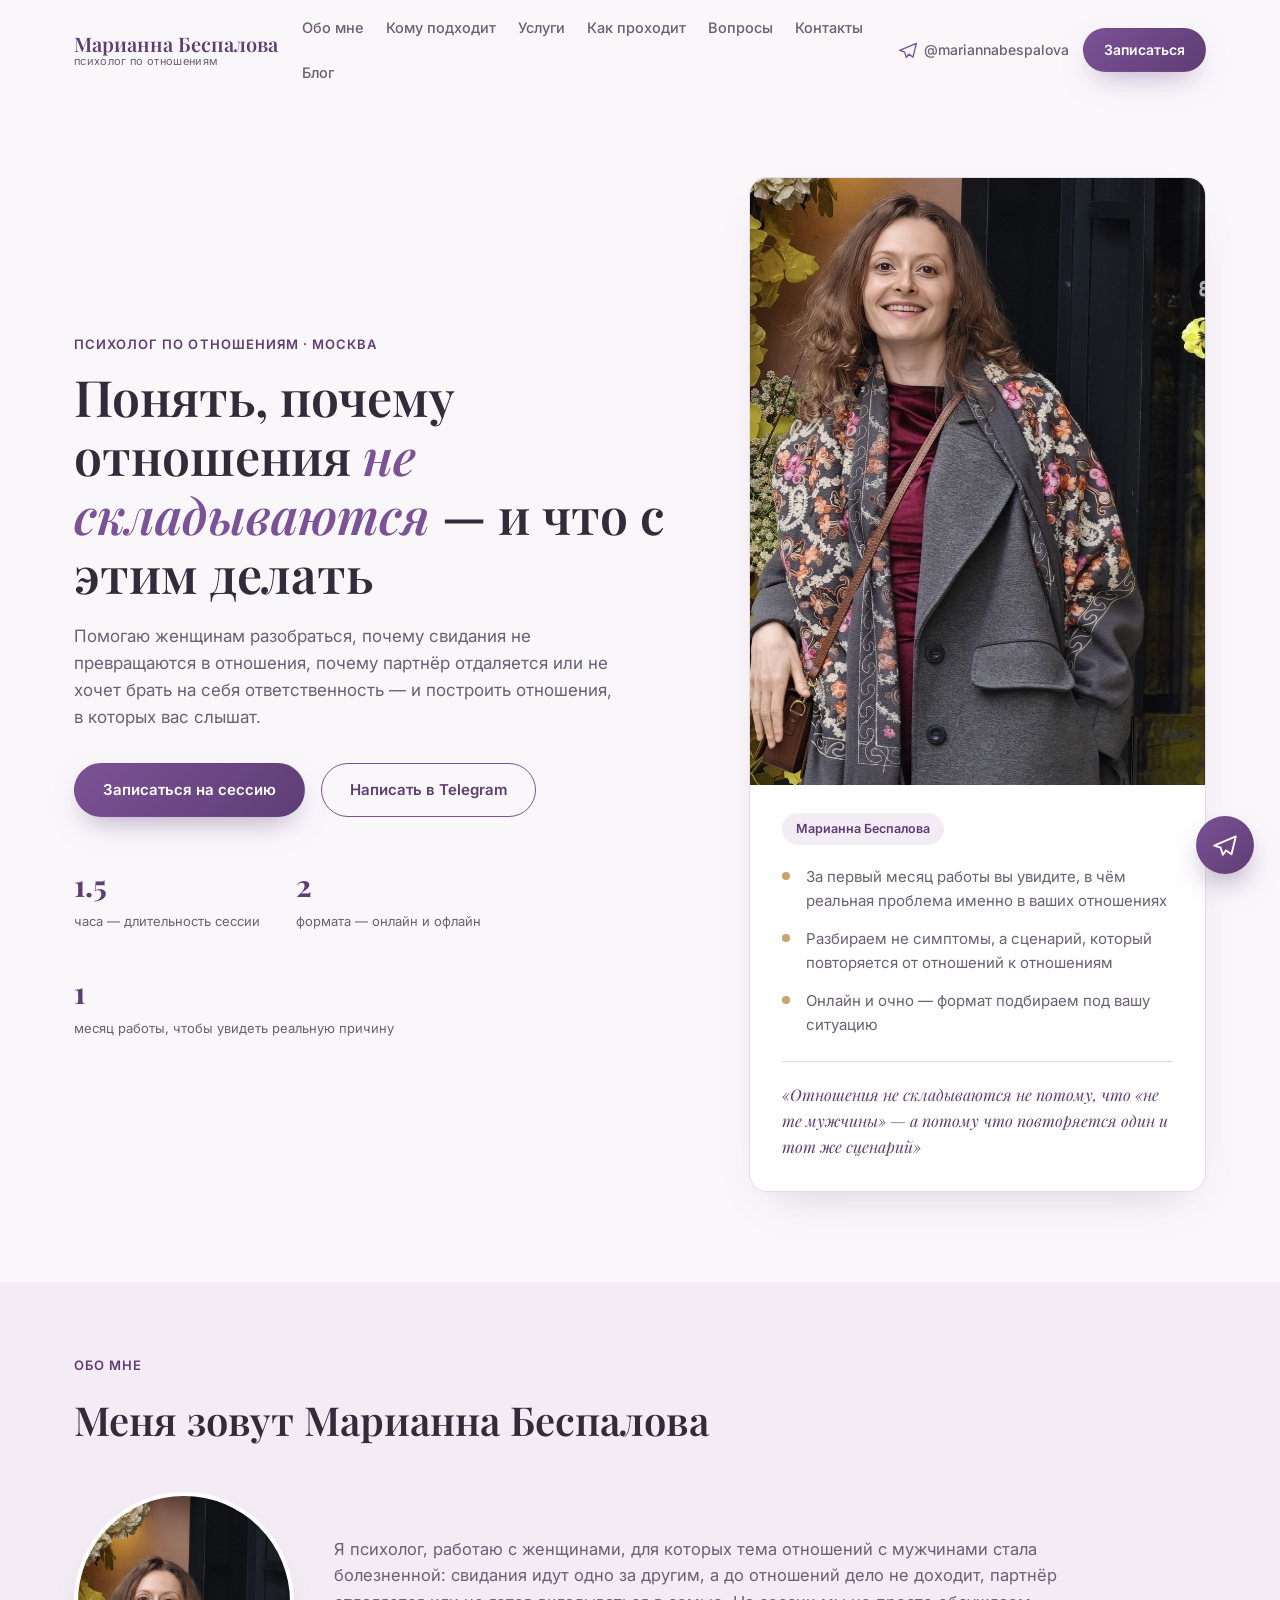
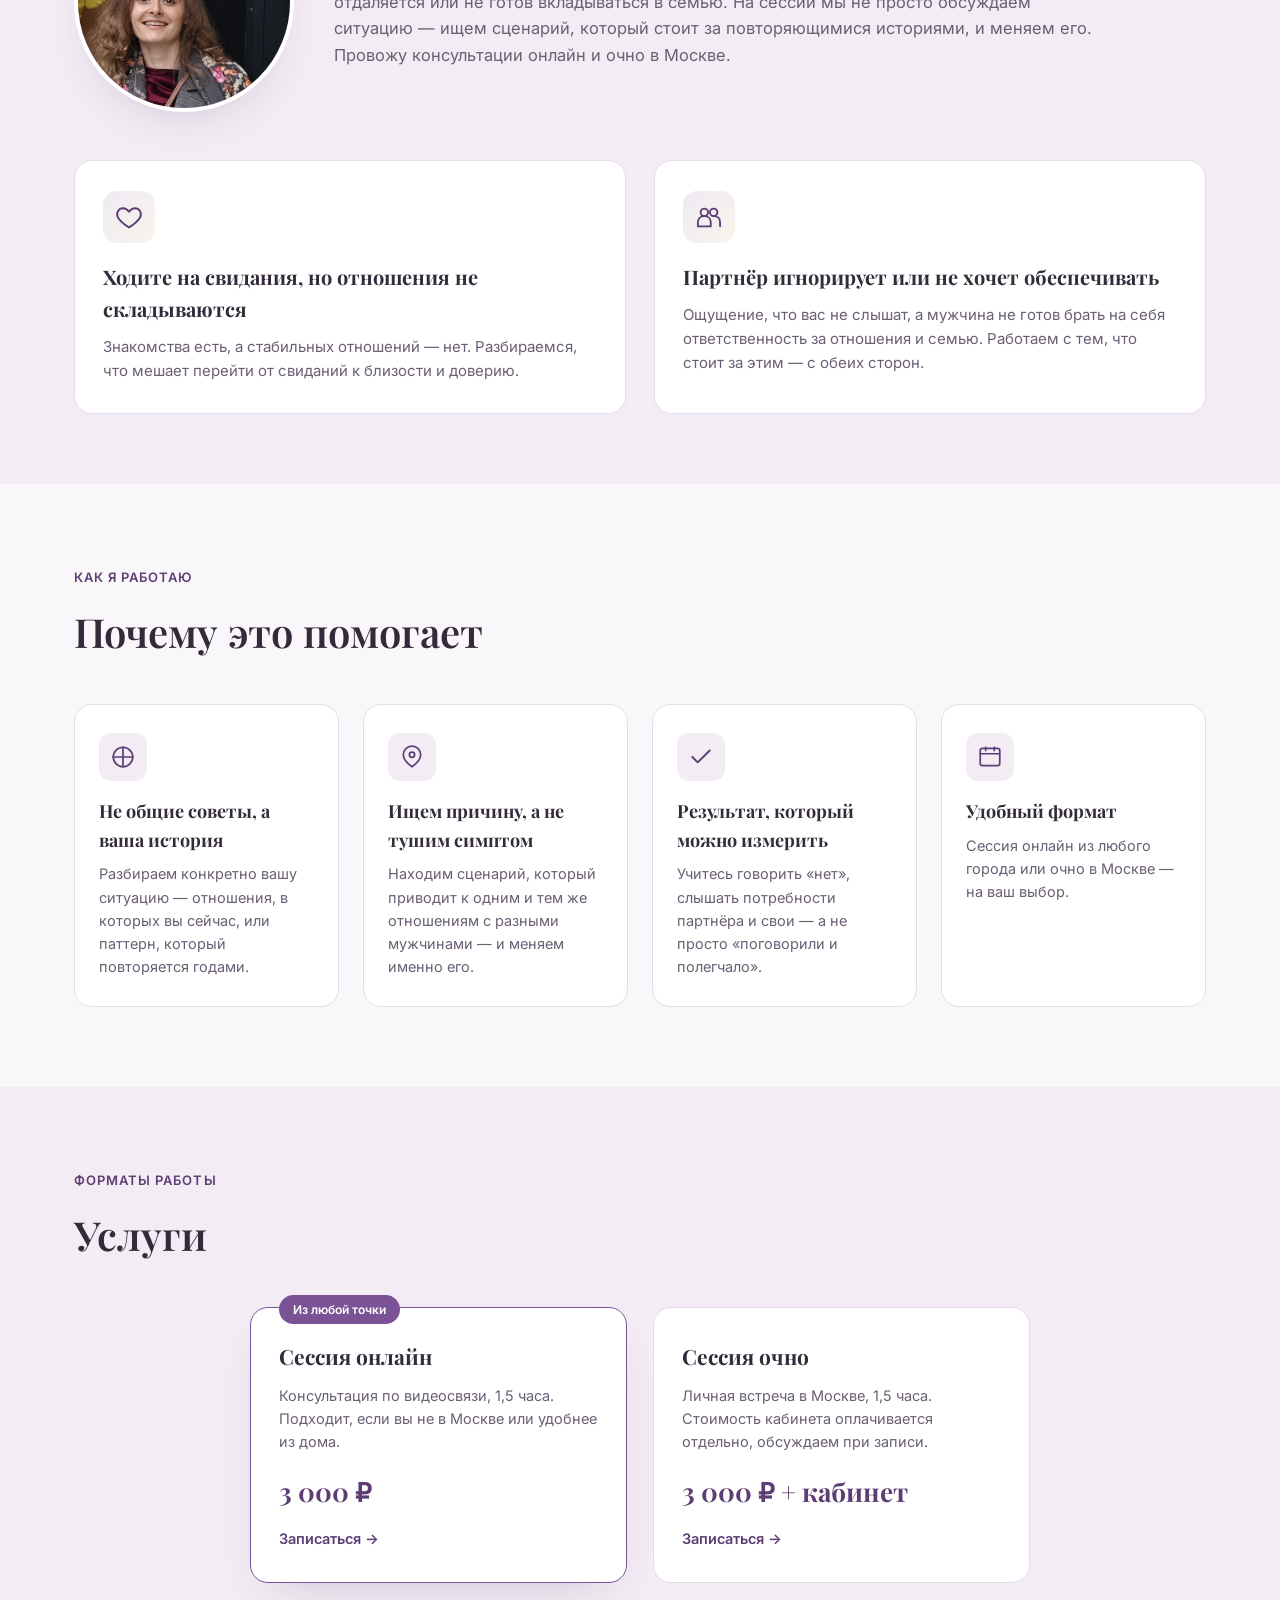
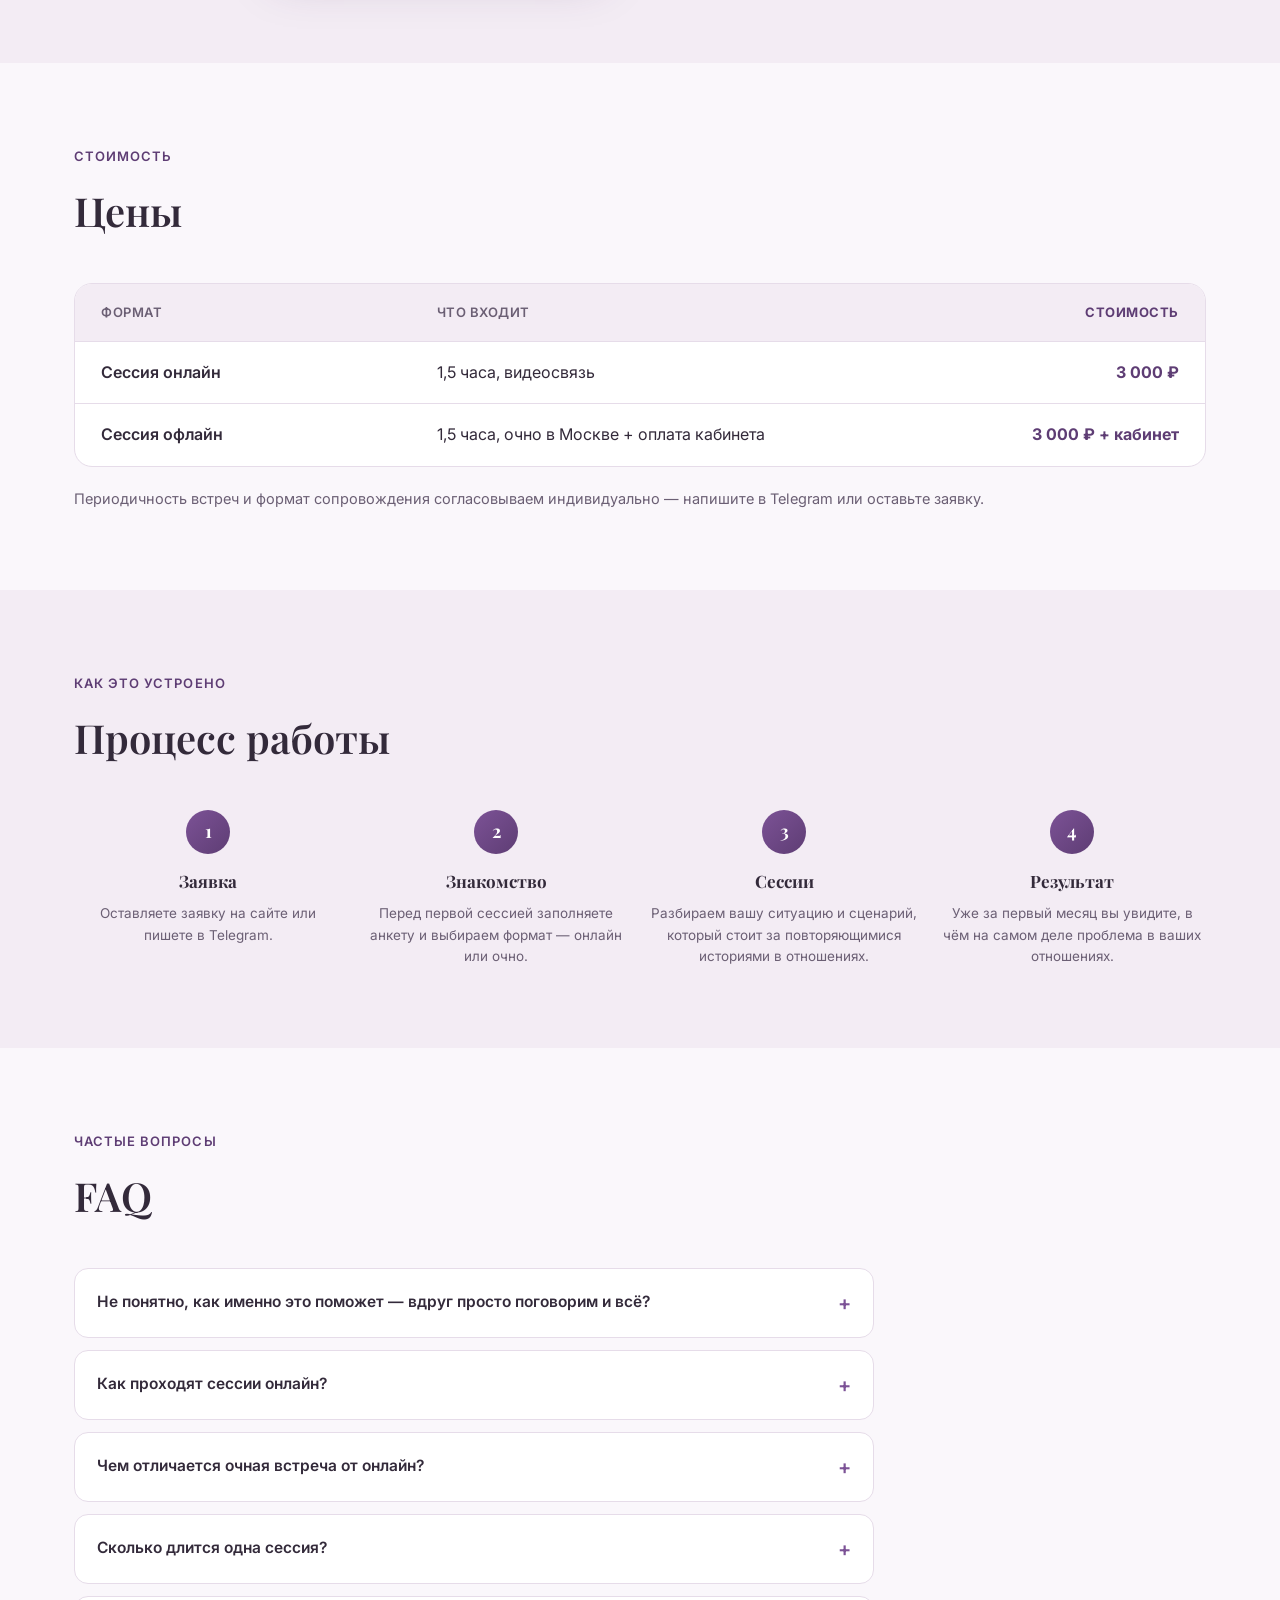
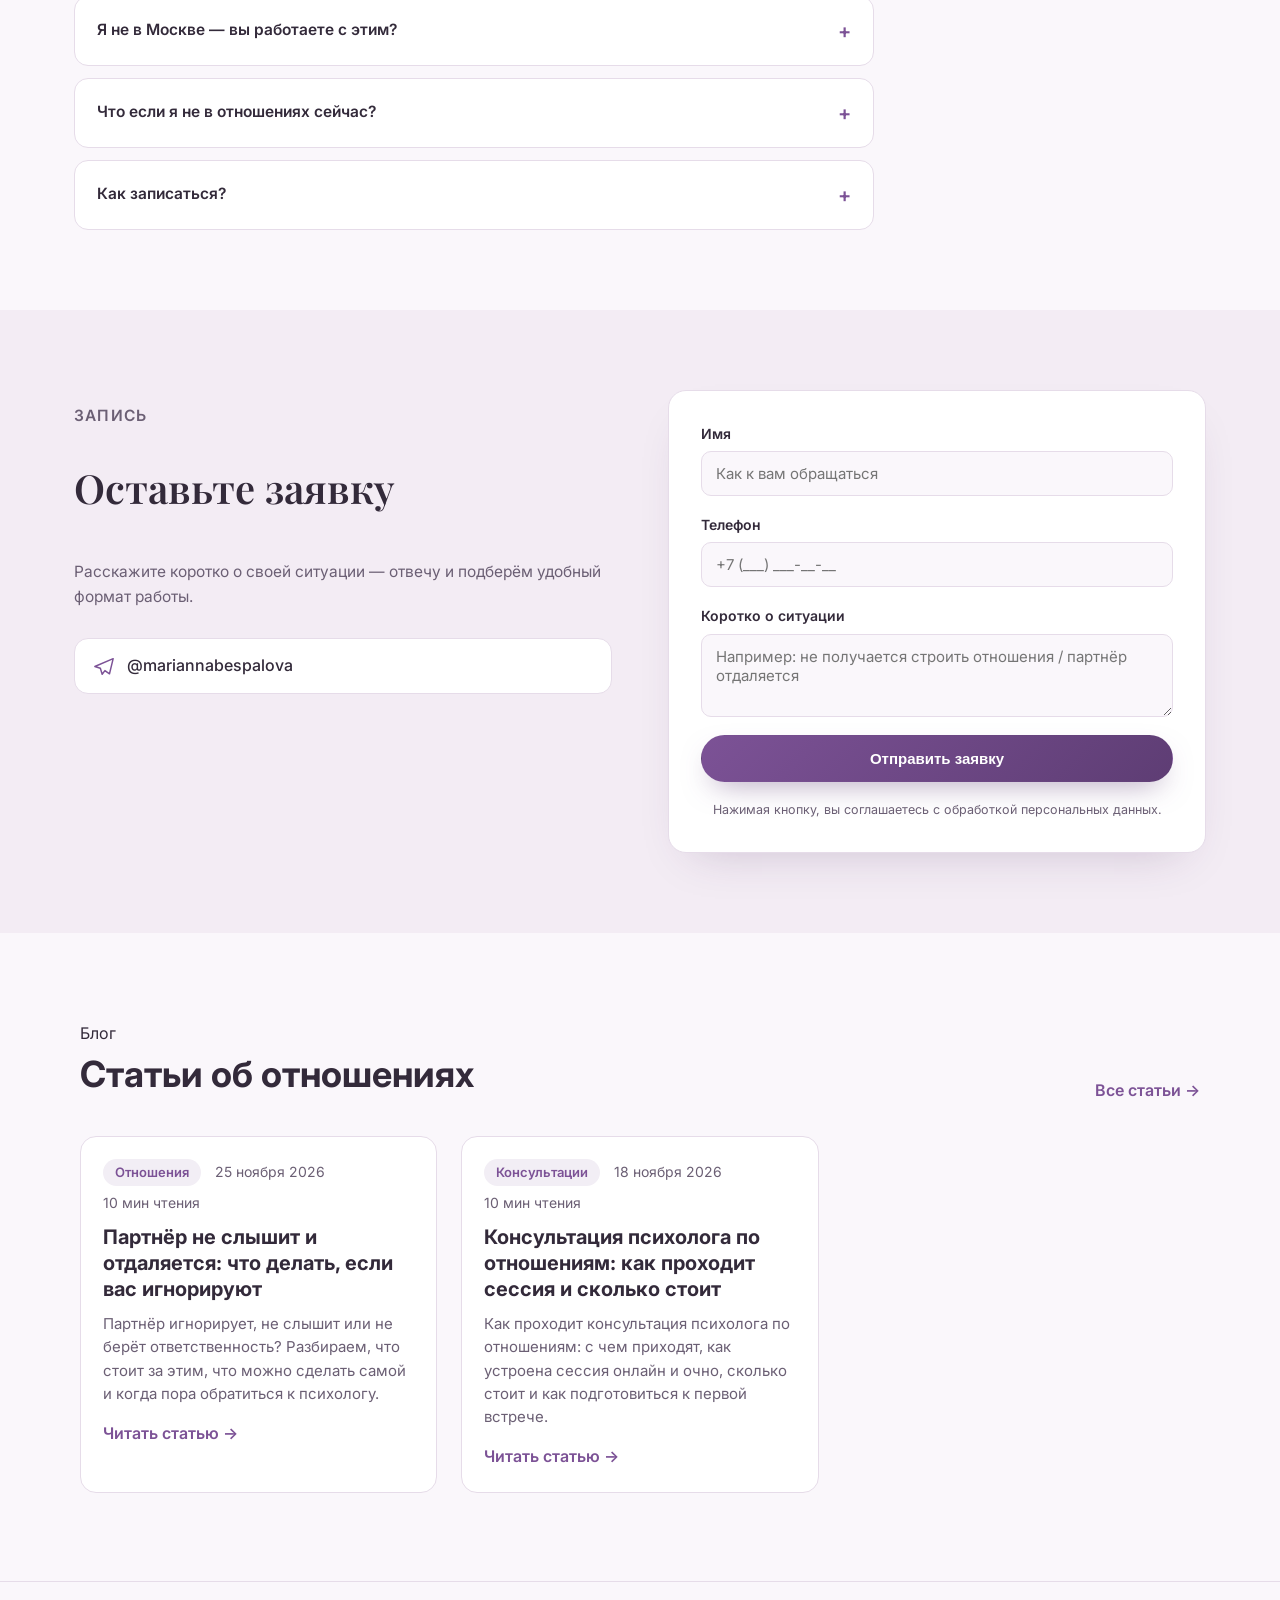
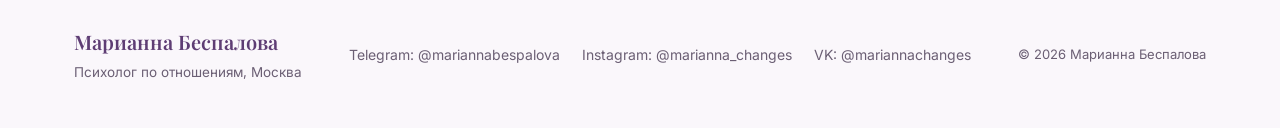
<file: index.html>
<!DOCTYPE html>
<html lang="ru">
<head>
<meta charset="UTF-8">
<meta name="viewport" content="width=device-width, initial-scale=1.0">
<title>Марианна Беспалова — психолог по отношениям | Москва</title>
<meta name="description" content="Психологические сессии по отношениям с Марианной Беспаловой. Онлайн и офлайн, Москва. Разбираемся, почему не складываются отношения с мужчинами, и что с этим делать.">
<link rel="preconnect" href="https://fonts.googleapis.com">
<link rel="preconnect" href="https://fonts.gstatic.com" crossorigin>
<link href="https://fonts.googleapis.com/css2?family=Playfair+Display:wght@500;600;700&family=Inter:wght@400;500;600;700;800&display=swap" rel="stylesheet">
<link rel="stylesheet" href="styles.css">
<link rel="stylesheet" href="blog/blog.css">
<link rel="alternate" type="application/rss+xml" title="Блог" href="feed.xml">
</head>
<body>

<header class="header" id="header">
  <div class="container header__inner">
    <a href="#top" class="logo">
      <span class="logo__main">Марианна Беспалова</span>
      <span class="logo__suffix">психолог по отношениям</span>
    </a>
    <nav class="nav" id="nav">
      <a href="#about">Обо мне</a>
      <a href="#for-whom">Кому подходит</a>
      <a href="#services">Услуги</a>
      <a href="#process">Как проходит</a>
      <a href="#faq">Вопросы</a>
      <a href="#contact">Контакты</a>
    <!-- BLOGNAV:START --><a href="blog/">Блог</a><!-- BLOGNAV:END --></nav>
    <div class="header__actions">
      <a href="https://t.me/mariannabespalova" target="_blank" rel="noopener" class="header__tg">
        <svg width="20" height="20" viewBox="0 0 24 24" fill="none"><path d="M22 4L2 12.5l6 2 2 6.5 3-4 5 3.5L22 4z" stroke="currentColor" stroke-width="1.6" stroke-linejoin="round"/></svg>
        <span>@mariannabespalova</span>
      </a>
      <a href="#form" class="btn btn--primary btn--sm">Записаться</a>
    </div>
    <button class="burger" id="burger" aria-label="Меню">
      <span></span><span></span><span></span>
    </button>
  </div>
</header>

<main id="top">

  <!-- HERO -->
  <section class="hero">
    <div class="container hero__inner">
      <div class="hero__content">
        <p class="eyebrow">Психолог по отношениям · Москва</p>
        <h1>Понять, почему отношения <span>не складываются</span> — и что с этим делать</h1>
        <p class="hero__lead">Помогаю женщинам разобраться, почему свидания не превращаются в отношения, почему партнёр отдаляется или не хочет брать на себя ответственность — и построить отношения, в которых вас слышат.</p>
        <div class="hero__cta">
          <a href="#form" class="btn btn--primary">Записаться на сессию</a>
          <a href="https://t.me/mariannabespalova" target="_blank" rel="noopener" class="btn btn--ghost">Написать в Telegram</a>
        </div>
        <div class="hero__stats">
          <div class="stat">
            <span class="stat__num">1.5</span>
            <span class="stat__label">часа — длительность сессии</span>
          </div>
          <div class="stat">
            <span class="stat__num">2</span>
            <span class="stat__label">формата — онлайн и офлайн</span>
          </div>
          <div class="stat">
            <span class="stat__num">1</span>
            <span class="stat__label">месяц работы, чтобы увидеть реальную причину</span>
          </div>
        </div>
      </div>
      <div class="hero__card">
        <img src="images/marianna-hero.jpg" alt="Марианна Беспалова" class="hero__card-photo">
        <div class="hero__card-body">
          <div class="hero__card-badge">Марианна Беспалова</div>
          <ul class="hero__card-list">
            <li>За первый месяц работы вы увидите, в чём реальная проблема именно в ваших отношениях</li>
            <li>Разбираем не симптомы, а сценарий, который повторяется от отношений к отношениям</li>
            <li>Онлайн и очно — формат подбираем под вашу ситуацию</li>
          </ul>
          <div class="hero__card-quote">«Отношения не складываются не потому, что «не те мужчины» — а потому что повторяется один и тот же сценарий»</div>
        </div>
      </div>
    </div>
  </section>

  <!-- ОБО МНЕ -->
  <section class="about" id="about">
    <div class="container">
      <p class="section-eyebrow">Обо мне</p>
      <h2 class="section-title">Меня зовут Марианна Беспалова</h2>
      <div class="about__intro">
        <img src="images/marianna-about.jpg" alt="Марианна Беспалова" class="about__photo">
        <p class="about__text">Я психолог, работаю с женщинами, для которых тема отношений с мужчинами стала болезненной: свидания идут одно за другим, а до отношений дело не доходит, партнёр отдаляется или не готов вкладываться в семью. На сессии мы не просто обсуждаем ситуацию — ищем сценарий, который стоит за повторяющимися историями, и меняем его. Провожу консультации онлайн и очно в Москве.</p>
      </div>

      <div class="audience" id="for-whom">
        <div class="audience__card">
          <div class="audience__icon">
            <svg width="28" height="28" viewBox="0 0 24 24" fill="none"><path d="M12 21s-7-4.35-9.5-8.5C.5 8.5 3 4.5 7 4.5c2 0 3.5 1 5 3 1.5-2 3-3 5-3 4 0 6.5 4 4.5 8-2.5 4.15-9.5 8.5-9.5 8.5z" stroke="currentColor" stroke-width="1.6" stroke-linejoin="round"/></svg>
          </div>
          <h3>Ходите на свидания, но отношения не складываются</h3>
          <p>Знакомства есть, а стабильных отношений — нет. Разбираемся, что мешает перейти от свиданий к близости и доверию.</p>
        </div>
        <div class="audience__card">
          <div class="audience__icon">
            <svg width="28" height="28" viewBox="0 0 24 24" fill="none"><circle cx="8" cy="8" r="3.2" stroke="currentColor" stroke-width="1.6"/><circle cx="16" cy="8" r="3.2" stroke="currentColor" stroke-width="1.6"/><path d="M8 11.3c-3 0-5.5 2-5.5 5.2V20h11v-3.5c0-3.2-2.5-5.2-5.5-5.2zM16 11.3c3 0 5.5 2 5.5 5.2V20" stroke="currentColor" stroke-width="1.6" stroke-linecap="round"/></svg>
          </div>
          <h3>Партнёр игнорирует или не хочет обеспечивать</h3>
          <p>Ощущение, что вас не слышат, а мужчина не готов брать на себя ответственность за отношения и семью. Работаем с тем, что стоит за этим — с обеих сторон.</p>
        </div>
      </div>
    </div>
  </section>

  <!-- ПРЕИМУЩЕСТВА -->
  <section class="principles">
    <div class="container">
      <p class="section-eyebrow">Как я работаю</p>
      <h2 class="section-title">Почему это помогает</h2>
      <div class="grid-4">
        <div class="principle">
          <div class="principle__icon">
            <svg width="26" height="26" viewBox="0 0 24 24" fill="none"><path d="M12 3v18M3 12h18" stroke="currentColor" stroke-width="1.6" stroke-linecap="round"/><circle cx="12" cy="12" r="9" stroke="currentColor" stroke-width="1.6"/></svg>
          </div>
          <h3>Не общие советы, а ваша история</h3>
          <p>Разбираем конкретно вашу ситуацию — отношения, в которых вы сейчас, или паттерн, который повторяется годами.</p>
        </div>
        <div class="principle">
          <div class="principle__icon">
            <svg width="26" height="26" viewBox="0 0 24 24" fill="none"><path d="M12 21c4.97-3.4 8-7.03 8-11a8 8 0 10-16 0c0 3.97 3.03 7.6 8 11z" stroke="currentColor" stroke-width="1.6" stroke-linejoin="round"/><circle cx="12" cy="10" r="2.4" stroke="currentColor" stroke-width="1.6"/></svg>
          </div>
          <h3>Ищем причину, а не тушим симптом</h3>
          <p>Находим сценарий, который приводит к одним и тем же отношениям с разными мужчинами — и меняем именно его.</p>
        </div>
        <div class="principle">
          <div class="principle__icon">
            <svg width="26" height="26" viewBox="0 0 24 24" fill="none"><path d="M4 12l5 5L20 6" stroke="currentColor" stroke-width="1.8" stroke-linecap="round" stroke-linejoin="round"/></svg>
          </div>
          <h3>Результат, который можно измерить</h3>
          <p>Учитесь говорить «нет», слышать потребности партнёра и свои — а не просто «поговорили и полегчало».</p>
        </div>
        <div class="principle">
          <div class="principle__icon">
            <svg width="26" height="26" viewBox="0 0 24 24" fill="none"><rect x="3" y="4" width="18" height="16" rx="2" stroke="currentColor" stroke-width="1.6"/><path d="M3 9h18M8 3v3M16 3v3" stroke="currentColor" stroke-width="1.6" stroke-linecap="round"/></svg>
          </div>
          <h3>Удобный формат</h3>
          <p>Сессия онлайн из любого города или очно в Москве — на ваш выбор.</p>
        </div>
      </div>
    </div>
  </section>

  <!-- УСЛУГИ -->
  <section class="services" id="services">
    <div class="container">
      <p class="section-eyebrow">Форматы работы</p>
      <h2 class="section-title">Услуги</h2>
      <div class="grid-3">
        <div class="service service--accent">
          <span class="service__badge">Из любой точки</span>
          <h3>Сессия онлайн</h3>
          <p>Консультация по видеосвязи, 1,5 часа. Подходит, если вы не в Москве или удобнее из дома.</p>
          <div class="service__price">3 000 ₽</div>
          <a href="#form" class="service__link">Записаться →</a>
        </div>
        <div class="service">
          <h3>Сессия очно</h3>
          <p>Личная встреча в Москве, 1,5 часа. Стоимость кабинета оплачивается отдельно, обсуждаем при записи.</p>
          <div class="service__price">3 000 ₽ + кабинет</div>
          <a href="#form" class="service__link">Записаться →</a>
        </div>
      </div>
    </div>
  </section>

  <!-- ПРАЙС -->
  <section class="price" id="price">
    <div class="container">
      <p class="section-eyebrow">Стоимость</p>
      <h2 class="section-title">Цены</h2>
      <div class="price__table">
        <div class="price__row price__row--head">
          <span>Формат</span><span>Что входит</span><span>Стоимость</span>
        </div>
        <div class="price__row">
          <span>Сессия онлайн</span><span>1,5 часа, видеосвязь</span><span>3 000 ₽</span>
        </div>
        <div class="price__row">
          <span>Сессия офлайн</span><span>1,5 часа, очно в Москве + оплата кабинета</span><span>3 000 ₽ + кабинет</span>
        </div>
      </div>
      <p class="price__note">Периодичность встреч и формат сопровождения согласовываем индивидуально — напишите в Telegram или оставьте заявку.</p>
    </div>
  </section>

  <!-- ПРОЦЕСС -->
  <section class="process" id="process">
    <div class="container">
      <p class="section-eyebrow">Как это устроено</p>
      <h2 class="section-title">Процесс работы</h2>
      <div class="steps">
        <div class="step">
          <div class="step__num">1</div>
          <h3>Заявка</h3>
          <p>Оставляете заявку на сайте или пишете в Telegram.</p>
        </div>
        <div class="step">
          <div class="step__num">2</div>
          <h3>Знакомство</h3>
          <p>Перед первой сессией заполняете анкету и выбираем формат — онлайн или очно.</p>
        </div>
        <div class="step">
          <div class="step__num">3</div>
          <h3>Сессии</h3>
          <p>Разбираем вашу ситуацию и сценарий, который стоит за повторяющимися историями в отношениях.</p>
        </div>
        <div class="step">
          <div class="step__num">4</div>
          <h3>Результат</h3>
          <p>Уже за первый месяц вы увидите, в чём на самом деле проблема в ваших отношениях.</p>
        </div>
      </div>
    </div>
  </section>

  <!-- FAQ -->
  <section class="faq" id="faq">
    <div class="container">
      <p class="section-eyebrow">Частые вопросы</p>
      <h2 class="section-title">FAQ</h2>
      <div class="faq__list">
        <details class="faq__item">
          <summary>Не понятно, как именно это поможет — вдруг просто поговорим и всё?</summary>
          <p>На сессии мы не «просто разговариваем» — ищем конкретный сценарий, который повторяется в ваших отношениях, и работаем с ним. Уже за первый месяц работы вы увидите, в чём реальная проблема в ваших отношениях, а не только в текущем партнёре.</p>
        </details>
        <details class="faq__item">
          <summary>Как проходят сессии онлайн?</summary>
          <p>По видеосвязи, в удобное для вас время. Работать можно из любого города — не только из Москвы.</p>
        </details>
        <details class="faq__item">
          <summary>Чем отличается очная встреча от онлайн?</summary>
          <p>По содержанию — ничем, формат тот же. Очная сессия проходит в кабинете в Москве, его аренда оплачивается отдельно от стоимости сессии.</p>
        </details>
        <details class="faq__item">
          <summary>Сколько длится одна сессия?</summary>
          <p>1,5 часа — и в онлайн-, и в офлайн-формате.</p>
        </details>
        <details class="faq__item">
          <summary>Я не в Москве — вы работаете с этим?</summary>
          <p>Да, онлайн-формат подходит для любого города России — нужен только стабильный интернет для видеосвязи.</p>
        </details>
        <details class="faq__item">
          <summary>Что если я не в отношениях сейчас?</summary>
          <p>Чтобы создать отношения, которых вы хотите, мы проанализируем сценарий, в котором свидания не переходят в отношения, и что в этом сценарии стоит изменить.</p>
        </details>
        <details class="faq__item">
          <summary>Как записаться?</summary>
          <p>Оставьте заявку в форме ниже или напишите напрямую в Telegram — @mariannabespalova.</p>
        </details>
      </div>
    </div>
  </section>

  <!-- ФОРМА -->
  <section class="form-section" id="form">
    <div class="container form-section__inner">
      <div class="form-section__text">
        <p class="section-eyebrow">Запись</p>
        <h2 class="section-title">Оставьте заявку</h2>
        <p>Расскажите коротко о своей ситуации — отвечу и подберём удобный формат работы.</p>
        <div class="form-section__contacts">
          <a href="https://t.me/mariannabespalova" target="_blank" rel="noopener" class="contact-card">
            <svg width="22" height="22" viewBox="0 0 24 24" fill="none"><path d="M22 4L2 12.5l6 2 2 6.5 3-4 5 3.5L22 4z" stroke="currentColor" stroke-width="1.6" stroke-linejoin="round"/></svg>
            <span>@mariannabespalova</span>
          </a>
        </div>
      </div>
      <form class="form" id="leadForm">
        <input type="text" name="_gotcha" style="display:none" tabindex="-1" autocomplete="off">
        <label>
          <span>Имя</span>
          <input type="text" name="name" placeholder="Как к вам обращаться" required>
        </label>
        <label>
          <span>Телефон</span>
          <input type="tel" name="phone" placeholder="+7 (___) ___-__-__" required>
        </label>
        <label>
          <span>Коротко о ситуации</span>
          <textarea name="comment" rows="3" placeholder="Например: не получается строить отношения / партнёр отдаляется"></textarea>
        </label>
        <button type="submit" class="btn btn--primary btn--block">Отправить заявку</button>
        <p class="form__hint">Нажимая кнопку, вы соглашаетесь с обработкой персональных данных.</p>
      </form>
    </div>
  </section>

<!-- BLOG:START -->
<section class="b-home" id="blog">
  <div class="container">
    <div class="b-home__head"><div><p class="section-tag">Блог</p><h2>Статьи об отношениях</h2></div><a class="b-more" href="blog/">Все статьи</a></div>
    <div class="b-grid"><article class="b-card">
  
  <div class="b-card__body">
    <div class="b-meta"><span class="b-chip">Отношения</span><time datetime="2026-11-25">25 ноября 2026</time><span>10 мин чтения</span></div>
    <h3><a href="blog/partner-ne-slyshit-i-otdalyaetsya/">Партнёр не слышит и отдаляется: что делать, если вас игнорируют</a></h3>
    <p>Партнёр игнорирует, не слышит или не берёт ответственность? Разбираем, что стоит за этим, что можно сделать самой и когда пора обратиться к психологу.</p>
    <a class="b-more" href="blog/partner-ne-slyshit-i-otdalyaetsya/">Читать статью</a>
  </div>
</article><article class="b-card">
  
  <div class="b-card__body">
    <div class="b-meta"><span class="b-chip">Консультации</span><time datetime="2026-11-18">18 ноября 2026</time><span>10 мин чтения</span></div>
    <h3><a href="blog/konsultaciya-psihologa-po-otnosheniyam/">Консультация психолога по отношениям: как проходит сессия и сколько стоит</a></h3>
    <p>Как проходит консультация психолога по отношениям: с чем приходят, как устроена сессия онлайн и очно, сколько стоит и как подготовиться к первой встрече.</p>
    <a class="b-more" href="blog/konsultaciya-psihologa-po-otnosheniyam/">Читать статью</a>
  </div>
</article></div>
  </div>
</section>
<!-- BLOG:END -->
</main>

<footer class="footer" id="contact">
  <div class="container footer__inner">
    <div class="footer__brand">
      <span class="logo__main">Марианна Беспалова</span>
      <p>Психолог по отношениям, Москва</p>
    </div>
    <div class="footer__links">
      <a href="https://t.me/mariannabespalova" target="_blank" rel="noopener">Telegram: @mariannabespalova</a>
      <a href="https://instagram.com/marianna_changes" target="_blank" rel="noopener">Instagram: @marianna_changes</a>
      <a href="https://vk.ru/mariannachanges" target="_blank" rel="noopener">VK: @mariannachanges</a>
    </div>
    <div class="footer__copy">
      <span>© <span id="year"></span> Марианна Беспалова</span>
    </div>
  </div>
</footer>

<a href="https://t.me/mariannabespalova" target="_blank" rel="noopener" class="fab" aria-label="Написать в Telegram">
  <svg width="26" height="26" viewBox="0 0 24 24" fill="none"><path d="M22 4L2 12.5l6 2 2 6.5 3-4 5 3.5L22 4z" stroke="currentColor" stroke-width="1.7" stroke-linejoin="round"/></svg>
</a>

<script src="script.js"></script>
</body>
</html>
</file>
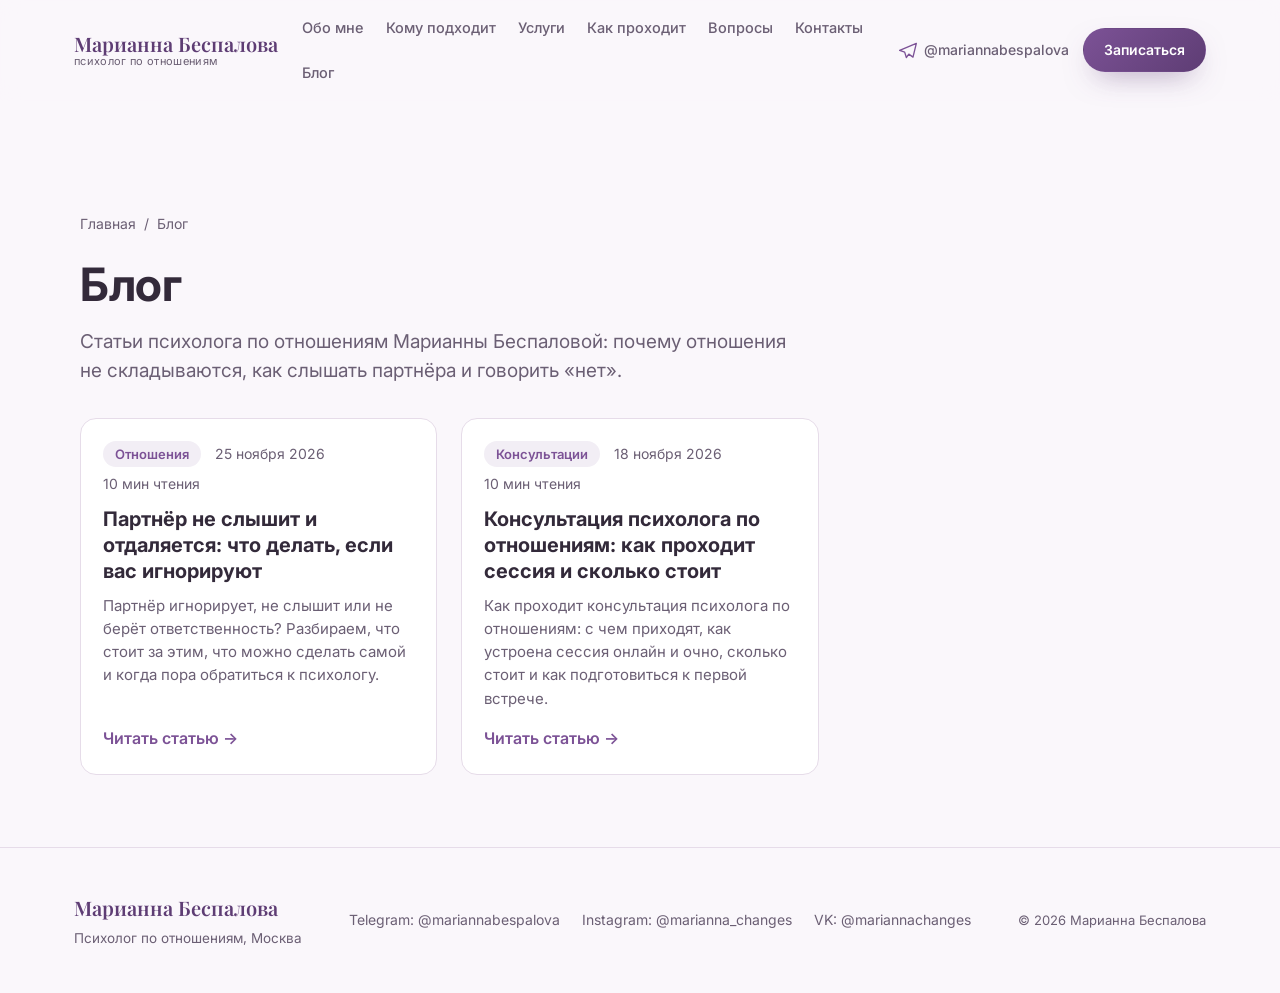
<file: blog/index.html>
<!DOCTYPE html>
<html lang="ru">
<head>
<meta charset="UTF-8">
<meta name="viewport" content="width=device-width, initial-scale=1.0">
<title>Блог — Марианна Беспалова</title>
<meta name="description" content="Статьи психолога по отношениям Марианны Беспаловой: почему отношения не складываются, как слышать партнёра и говорить «нет».">
<link rel="canonical" href="https://bespalovamarianna.ru/blog/">
<meta name="robots" content="index, follow, max-image-preview:large">
<meta property="og:type" content="website">
<meta property="og:title" content="Блог — Марианна Беспалова">
<meta property="og:description" content="Статьи психолога по отношениям Марианны Беспаловой: почему отношения не складываются, как слышать партнёра и говорить «нет».">
<meta property="og:url" content="https://bespalovamarianna.ru/blog/">
<meta property="og:locale" content="ru_RU">

<link rel="alternate" type="application/rss+xml" title="Марианна Беспалова — блог" href="https://bespalovamarianna.ru/feed.xml">

<link rel="preconnect" href="https://fonts.googleapis.com">
<link rel="preconnect" href="https://fonts.gstatic.com" crossorigin>
<link href="https://fonts.googleapis.com/css2?family=Playfair+Display:wght@500;600;700&family=Inter:wght@400;500;600;700;800&display=swap" rel="stylesheet">
<link rel="stylesheet" href="/styles.css">
<link rel="stylesheet" href="/blog/blog.css">
<link rel="stylesheet" href="/blog/blog.css">
<script type="application/ld+json">{"@context":"https://schema.org","@type":"Blog","name":"Блог — Марианна Беспалова","url":"https://bespalovamarianna.ru/blog/","blogPost":[{"@type":"BlogPosting","headline":"Партнёр не слышит и отдаляется: что делать, если вас игнорируют","url":"https://bespalovamarianna.ru/blog/partner-ne-slyshit-i-otdalyaetsya/","datePublished":"2026-11-25"},{"@type":"BlogPosting","headline":"Консультация психолога по отношениям: как проходит сессия и сколько стоит","url":"https://bespalovamarianna.ru/blog/konsultaciya-psihologa-po-otnosheniyam/","datePublished":"2026-11-18"}]}</script>
</head>
<body class="b-page">
<header class="header" id="header">
  <div class="container header__inner">
    <a href="/#top" class="logo">
      <span class="logo__main">Марианна Беспалова</span>
      <span class="logo__suffix">психолог по отношениям</span>
    </a>
    <nav class="nav" id="nav">
      <a href="/#about">Обо мне</a>
      <a href="/#for-whom">Кому подходит</a>
      <a href="/#services">Услуги</a>
      <a href="/#process">Как проходит</a>
      <a href="/#faq">Вопросы</a>
      <a href="/#contact">Контакты</a>
    <!-- BLOGNAV:START --><a href="/blog/">Блог</a><!-- BLOGNAV:END --></nav>
    <div class="header__actions">
      <a href="https://t.me/mariannabespalova" target="_blank" rel="noopener" class="header__tg">
        <svg width="20" height="20" viewBox="0 0 24 24" fill="none"><path d="M22 4L2 12.5l6 2 2 6.5 3-4 5 3.5L22 4z" stroke="currentColor" stroke-width="1.6" stroke-linejoin="round"/></svg>
        <span>@mariannabespalova</span>
      </a>
      <a href="/#form" class="btn btn--primary btn--sm">Записаться</a>
    </div>
    <button class="burger" id="burger" aria-label="Меню">
      <span></span><span></span><span></span>
    </button>
  </div>
</header>
<main class="blog">

<section class="b-list">
  <nav class="b-crumbs" aria-label="Хлебные крошки"><a href="/">Главная</a><span>/</span><span>Блог</span></nav>
  <header class="b-head"><h1>Блог</h1><p class="b-lead">Статьи психолога по отношениям Марианны Беспаловой: почему отношения не складываются, как слышать партнёра и говорить «нет».</p></header>
  <div class="b-grid"><article class="b-card">
  
  <div class="b-card__body">
    <div class="b-meta"><span class="b-chip">Отношения</span><time datetime="2026-11-25">25 ноября 2026</time><span>10 мин чтения</span></div>
    <h3><a href="/blog/partner-ne-slyshit-i-otdalyaetsya/">Партнёр не слышит и отдаляется: что делать, если вас игнорируют</a></h3>
    <p>Партнёр игнорирует, не слышит или не берёт ответственность? Разбираем, что стоит за этим, что можно сделать самой и когда пора обратиться к психологу.</p>
    <a class="b-more" href="/blog/partner-ne-slyshit-i-otdalyaetsya/">Читать статью</a>
  </div>
</article><article class="b-card">
  
  <div class="b-card__body">
    <div class="b-meta"><span class="b-chip">Консультации</span><time datetime="2026-11-18">18 ноября 2026</time><span>10 мин чтения</span></div>
    <h3><a href="/blog/konsultaciya-psihologa-po-otnosheniyam/">Консультация психолога по отношениям: как проходит сессия и сколько стоит</a></h3>
    <p>Как проходит консультация психолога по отношениям: с чем приходят, как устроена сессия онлайн и очно, сколько стоит и как подготовиться к первой встрече.</p>
    <a class="b-more" href="/blog/konsultaciya-psihologa-po-otnosheniyam/">Читать статью</a>
  </div>
</article></div>
</section>
</main>
<footer class="footer" id="contact">
  <div class="container footer__inner">
    <div class="footer__brand">
      <span class="logo__main">Марианна Беспалова</span>
      <p>Психолог по отношениям, Москва</p>
    </div>
    <div class="footer__links">
      <a href="https://t.me/mariannabespalova" target="_blank" rel="noopener">Telegram: @mariannabespalova</a>
      <a href="https://instagram.com/marianna_changes" target="_blank" rel="noopener">Instagram: @marianna_changes</a>
      <a href="https://vk.ru/mariannachanges" target="_blank" rel="noopener">VK: @mariannachanges</a>
    </div>
    <div class="footer__copy">
      <span>© <span id="year"></span> Марианна Беспалова</span>
    </div>
  </div>
</footer>
<script src="/script.js" defer></script>

</body>
</html>
</file>
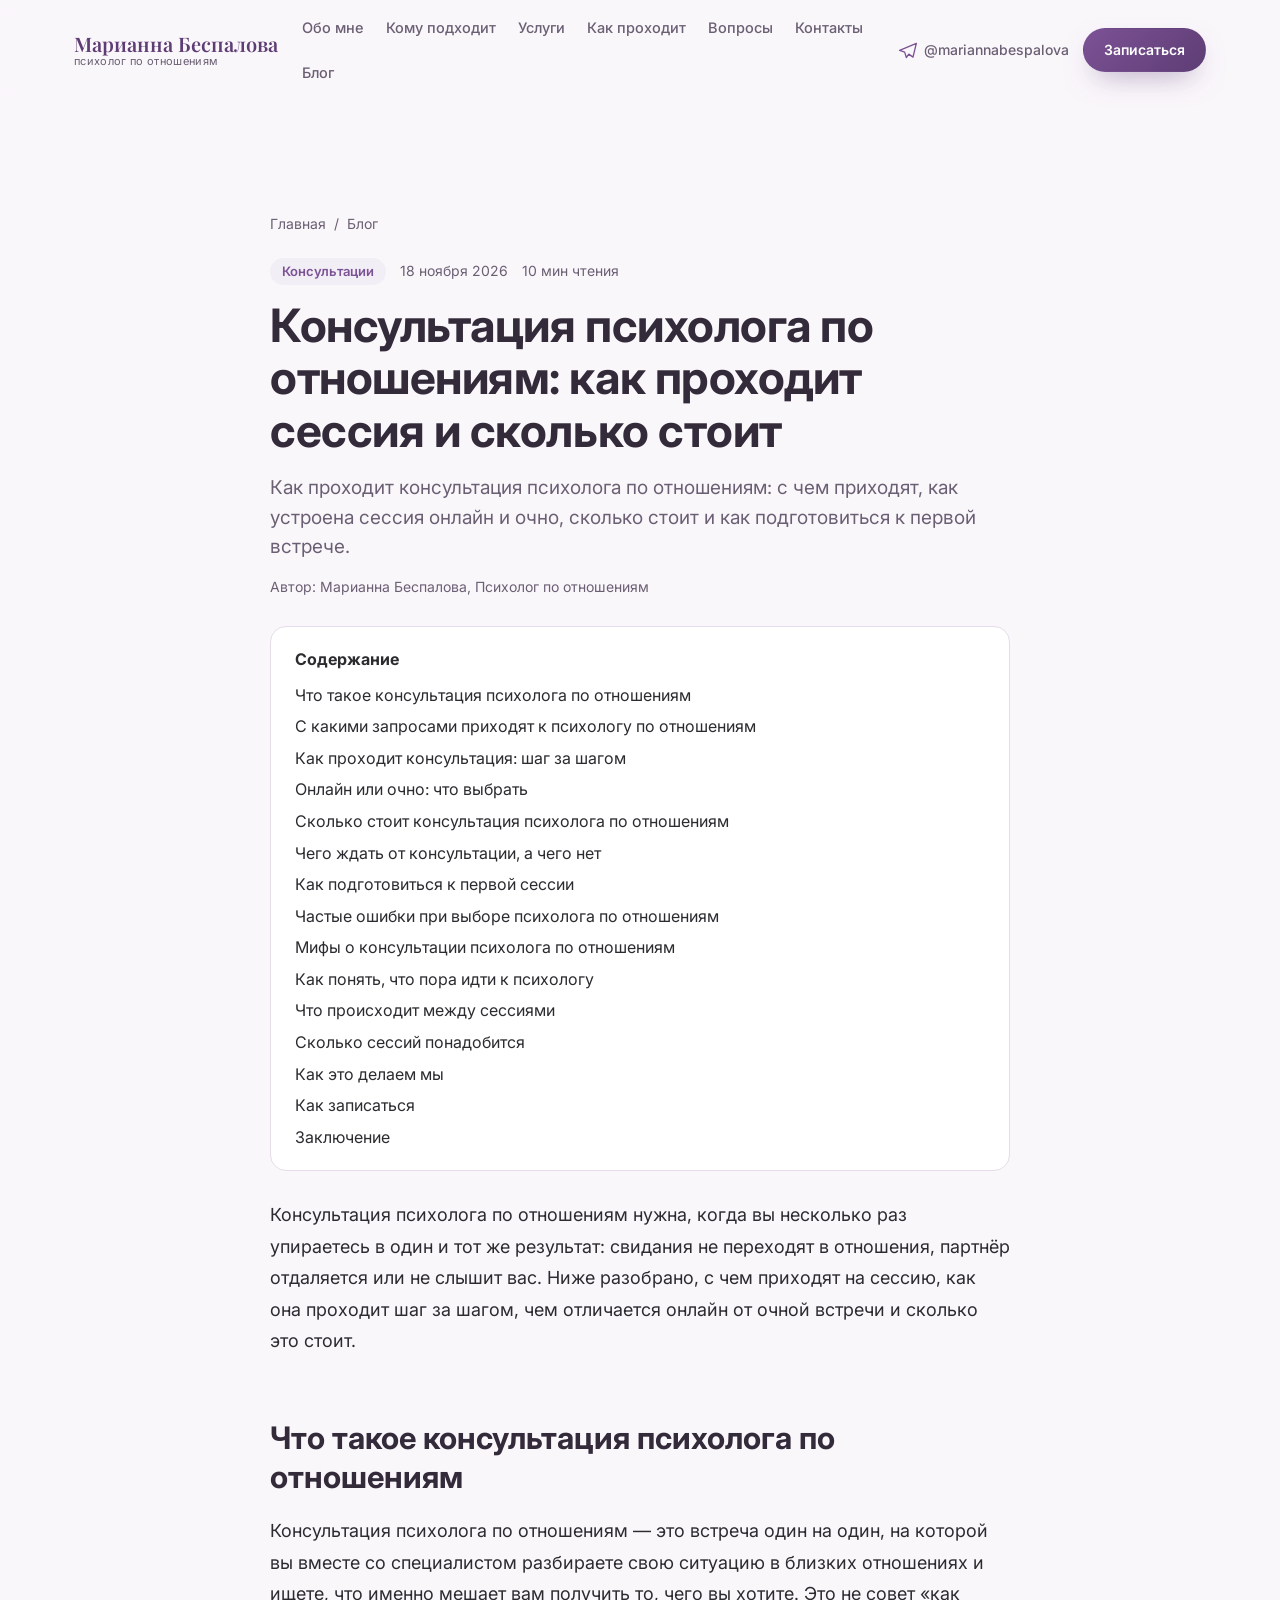
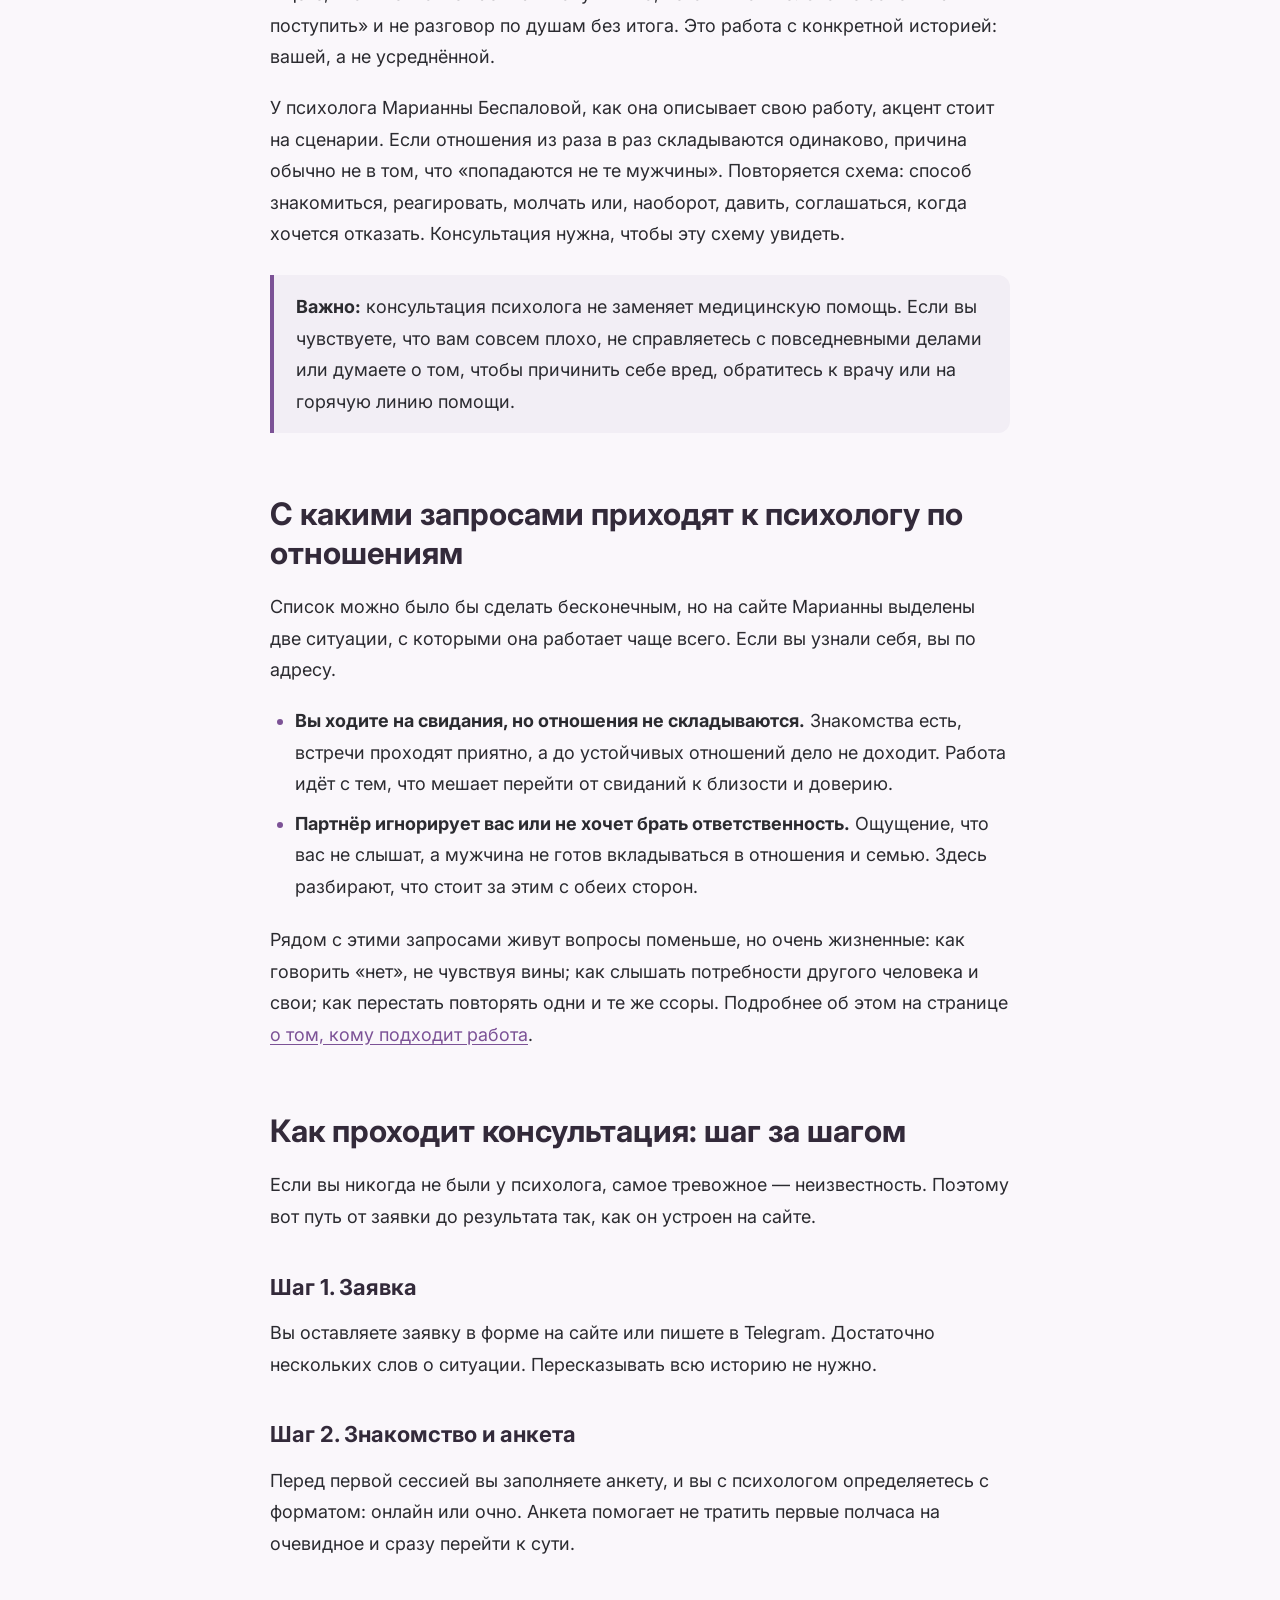
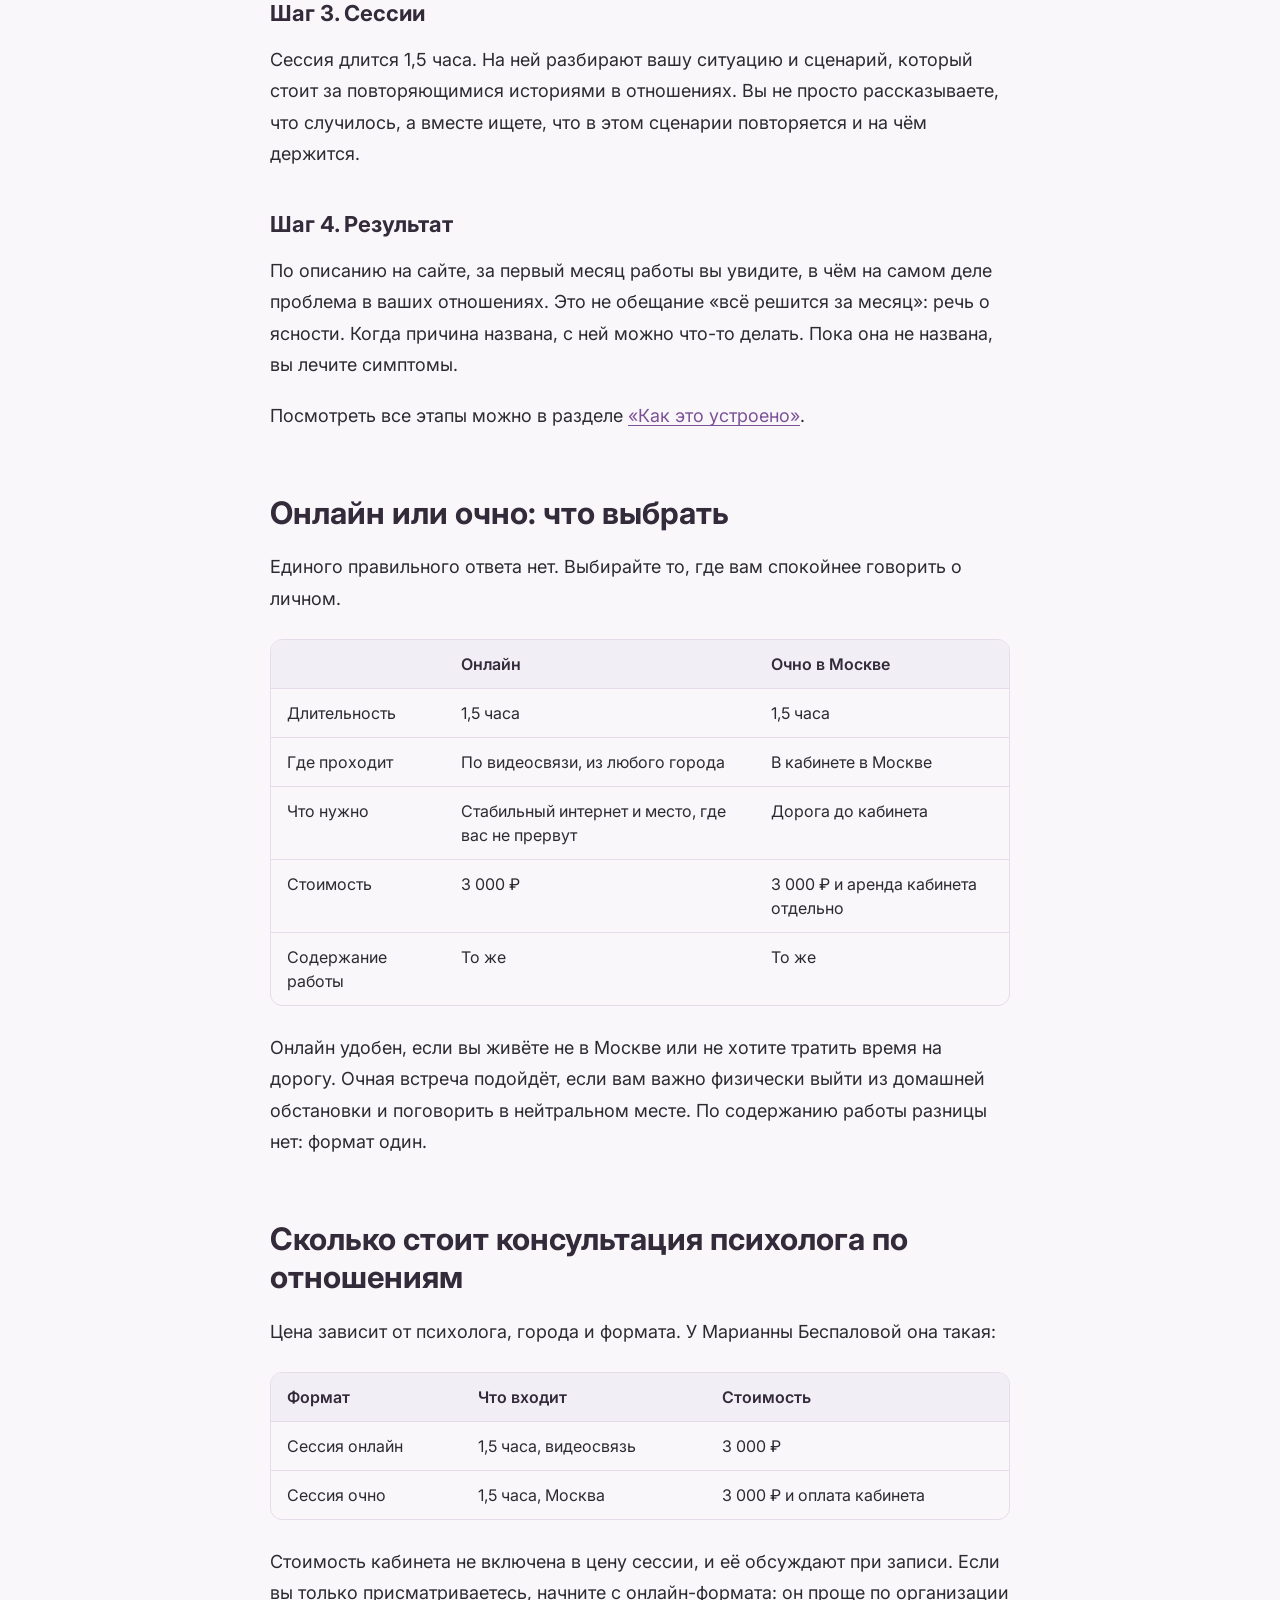
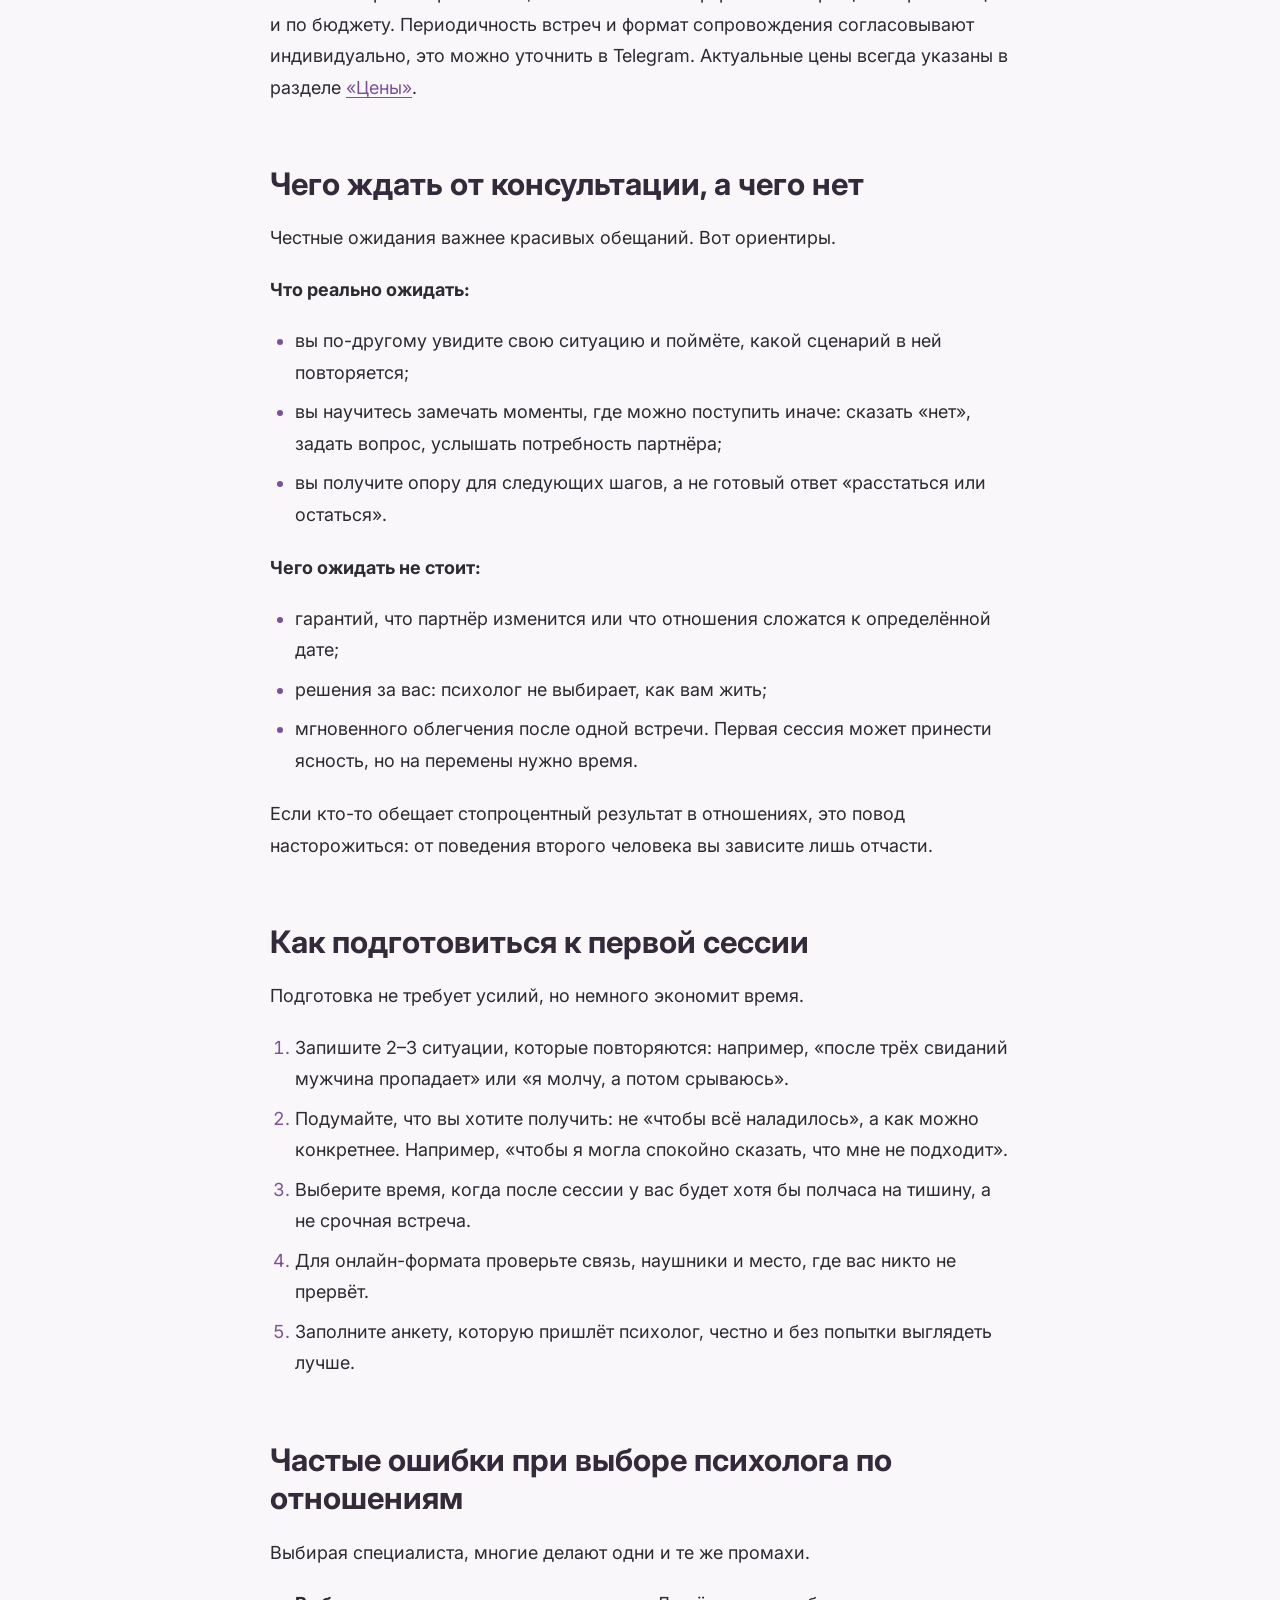
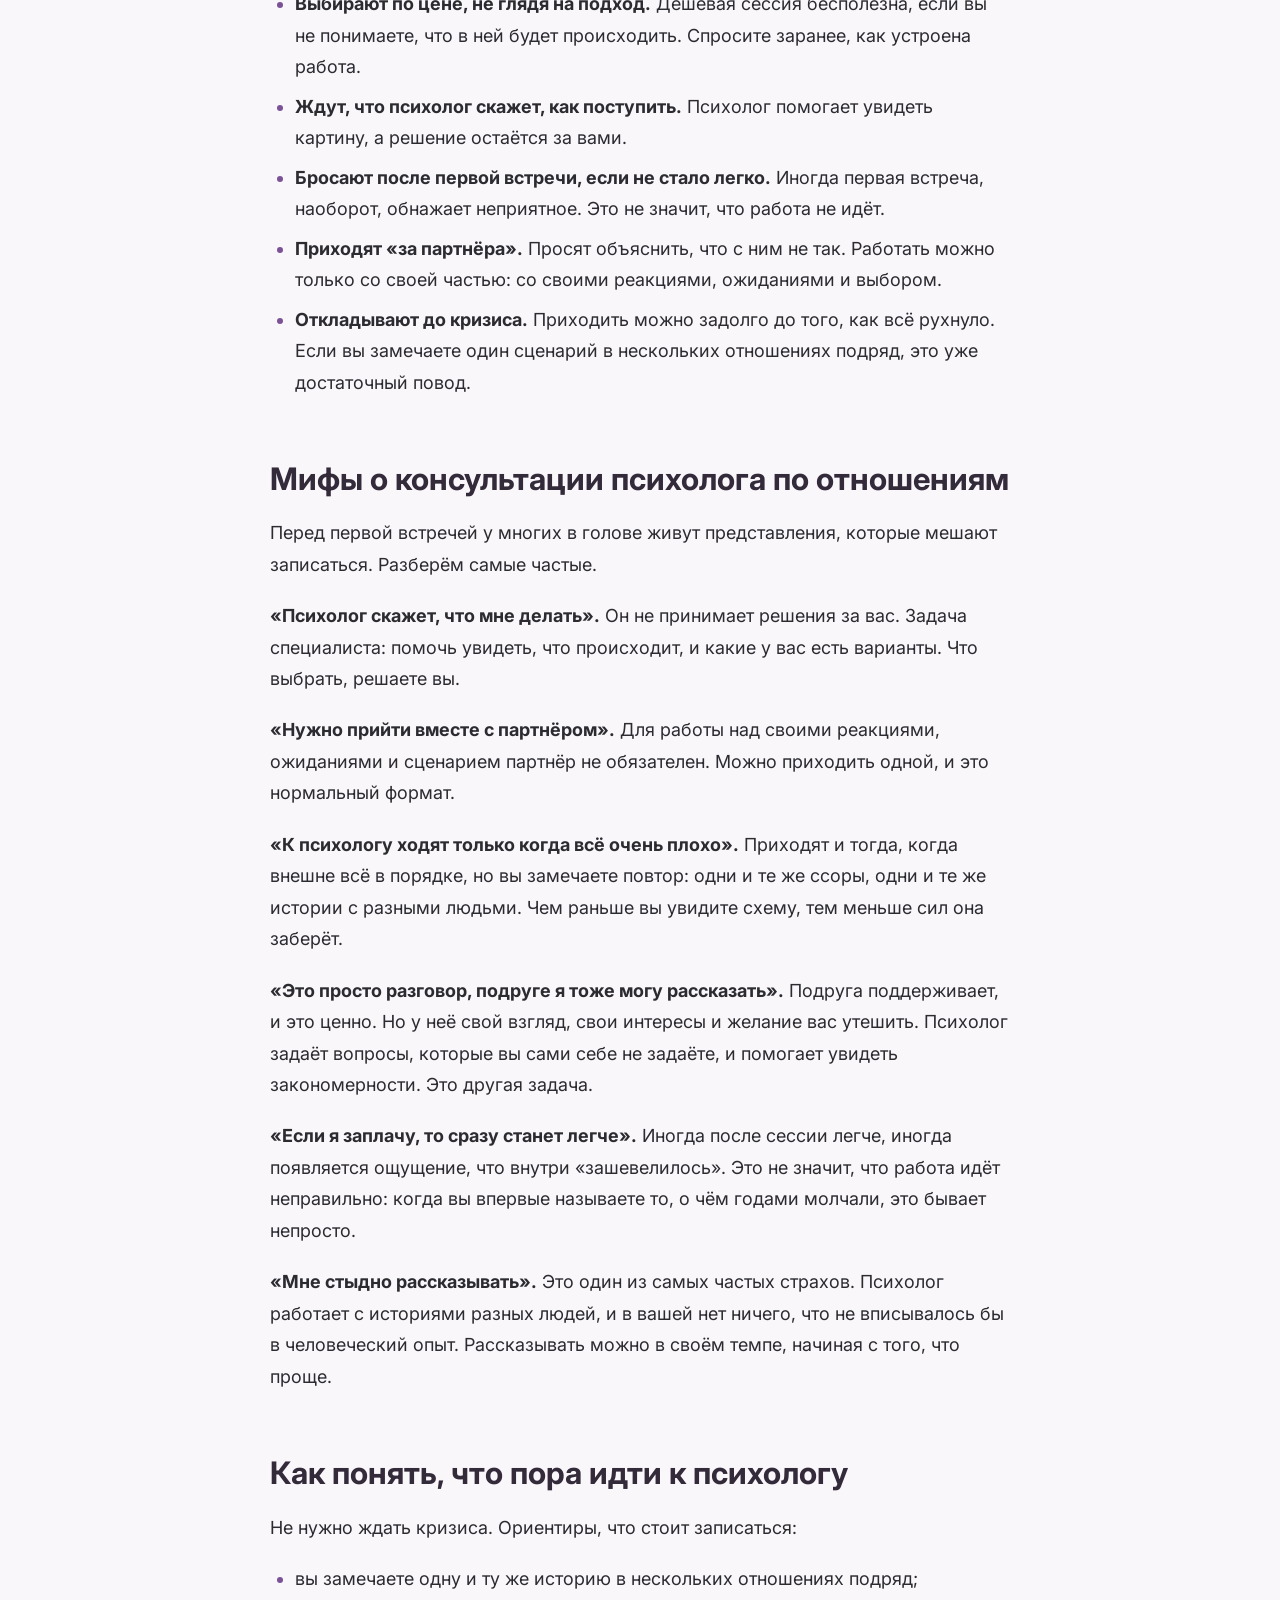
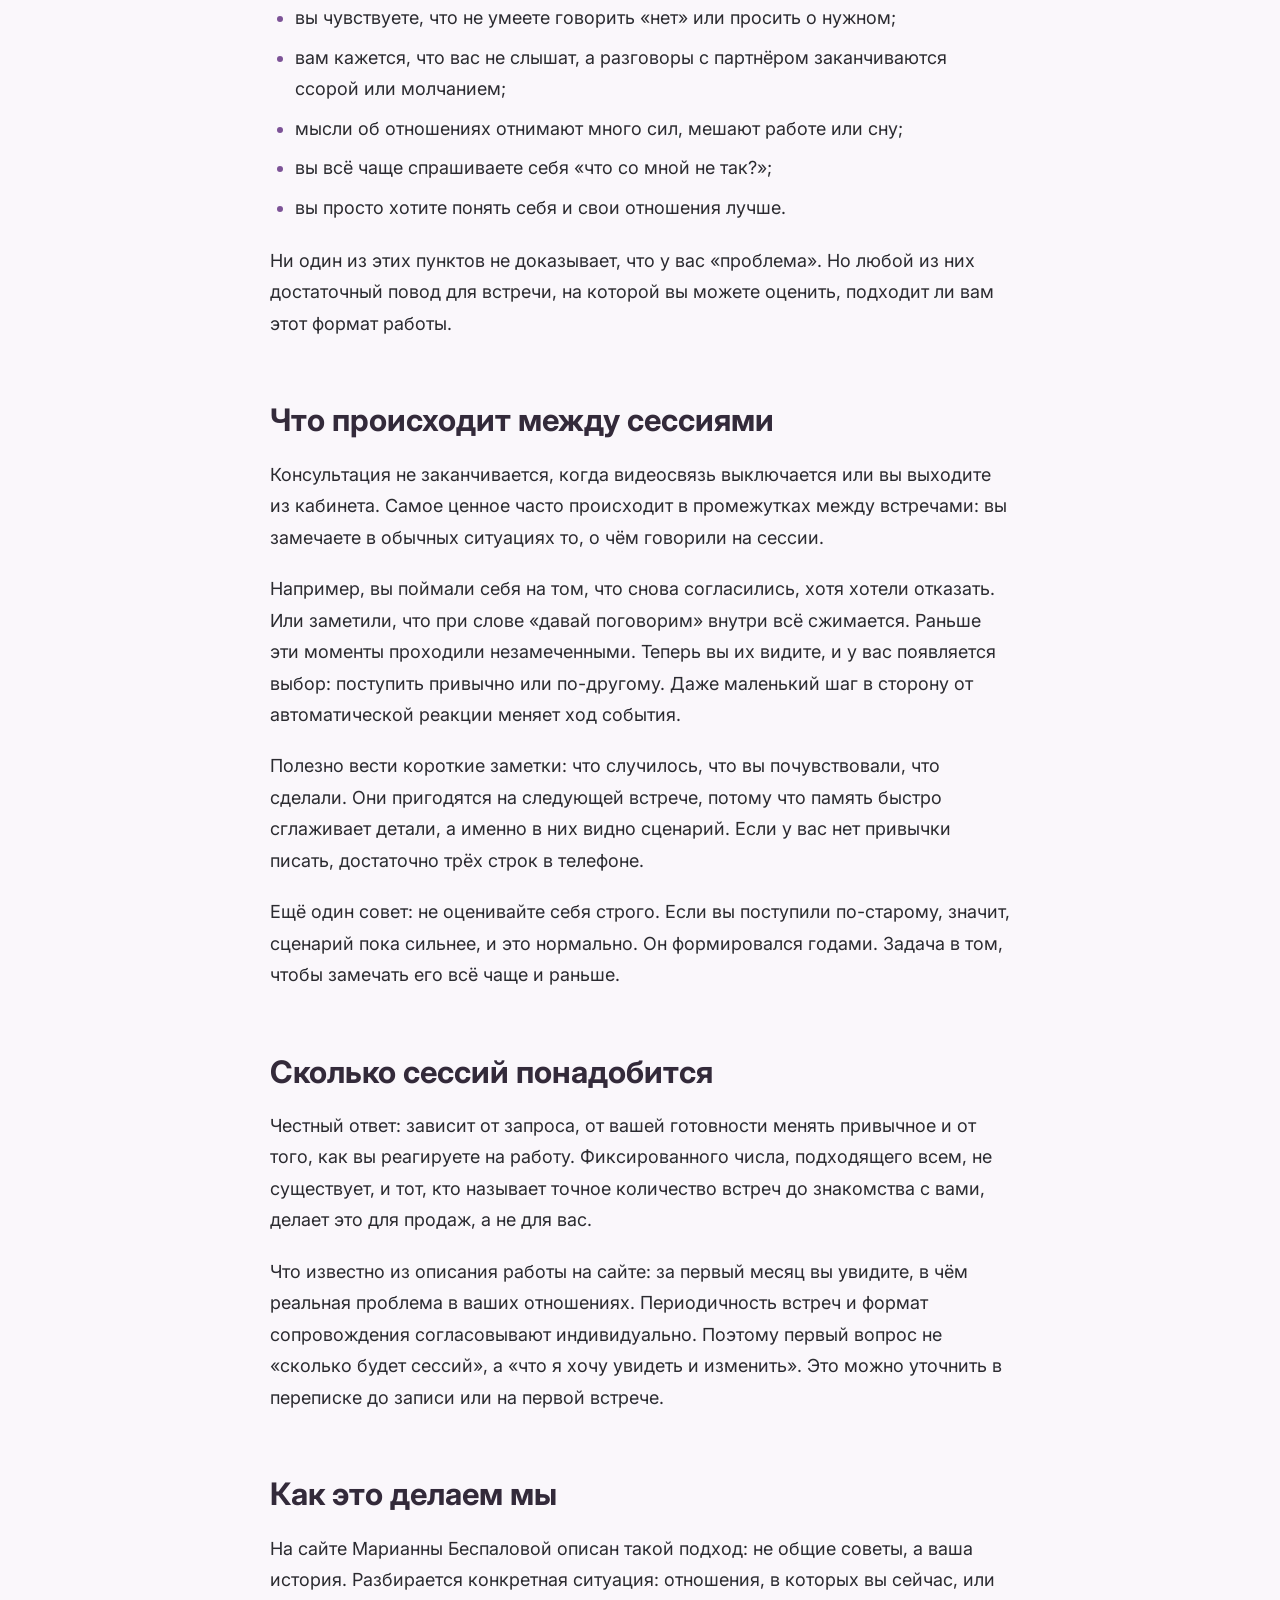
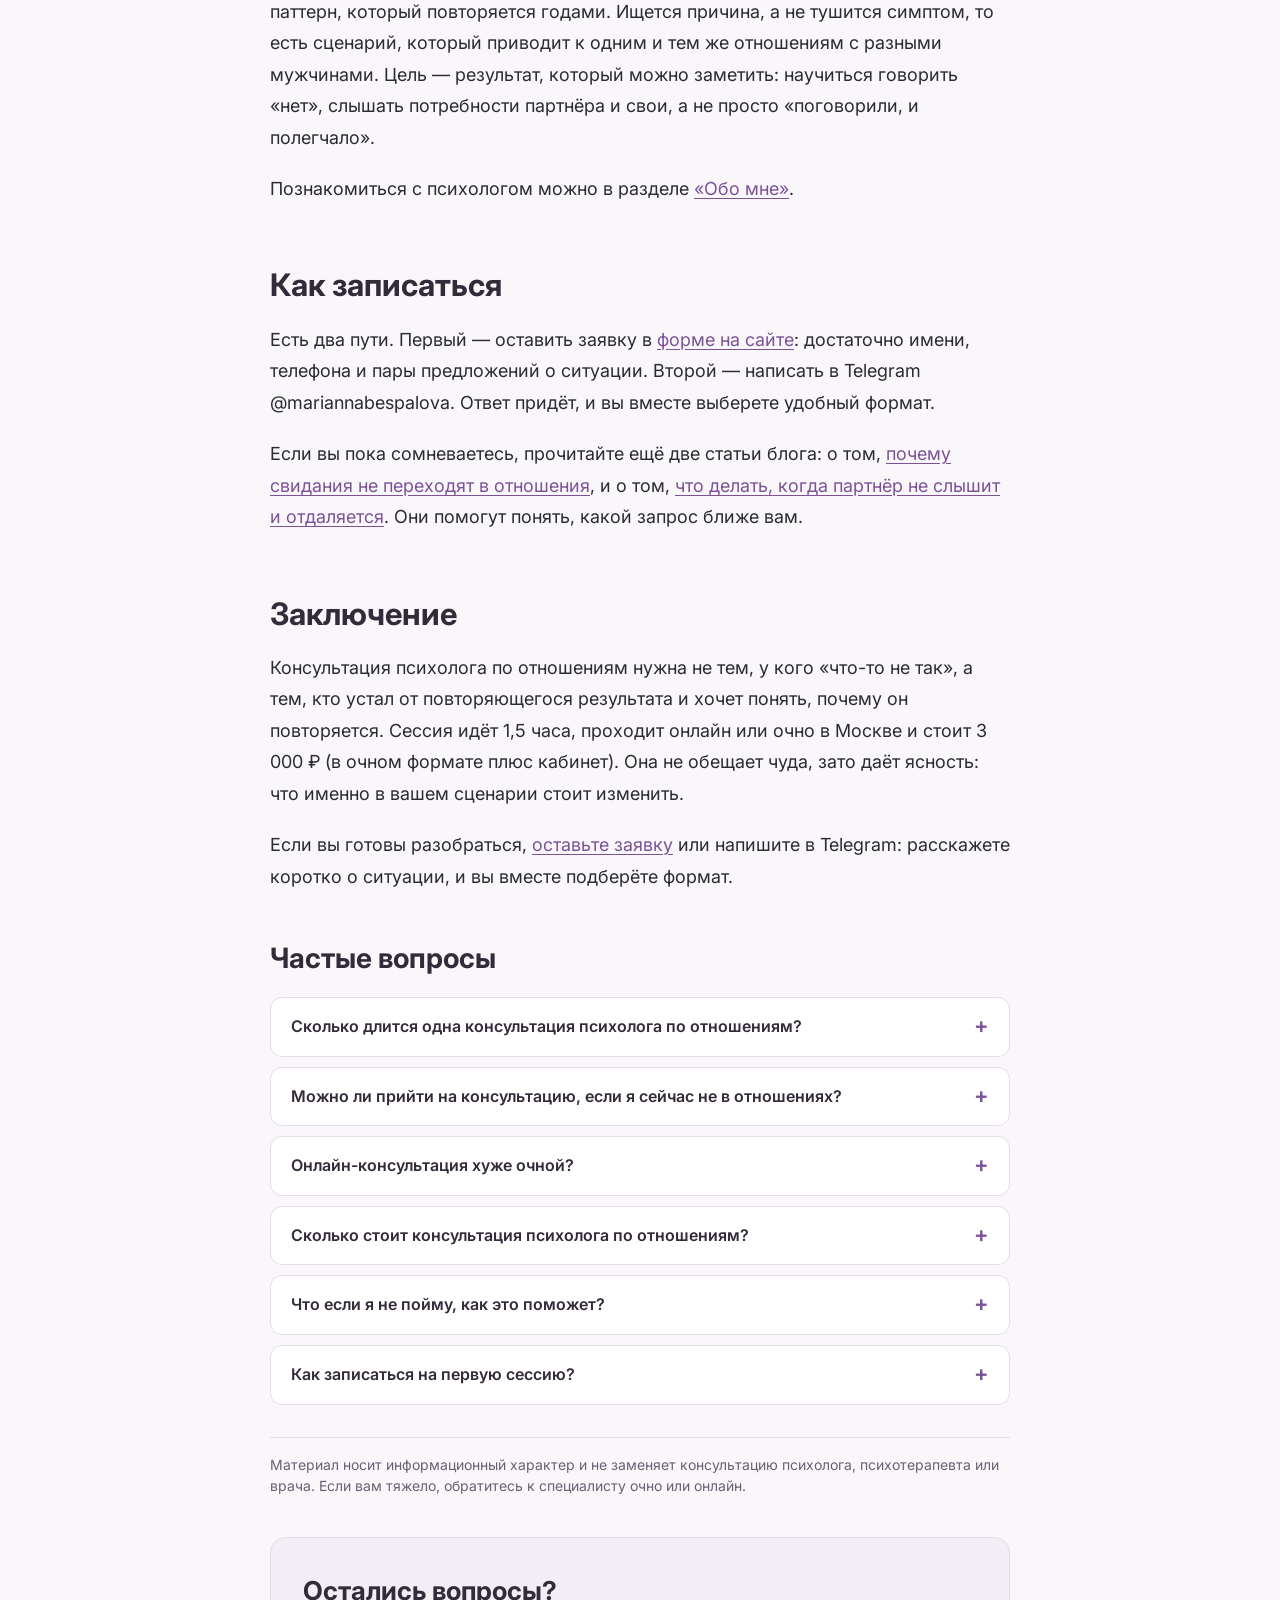
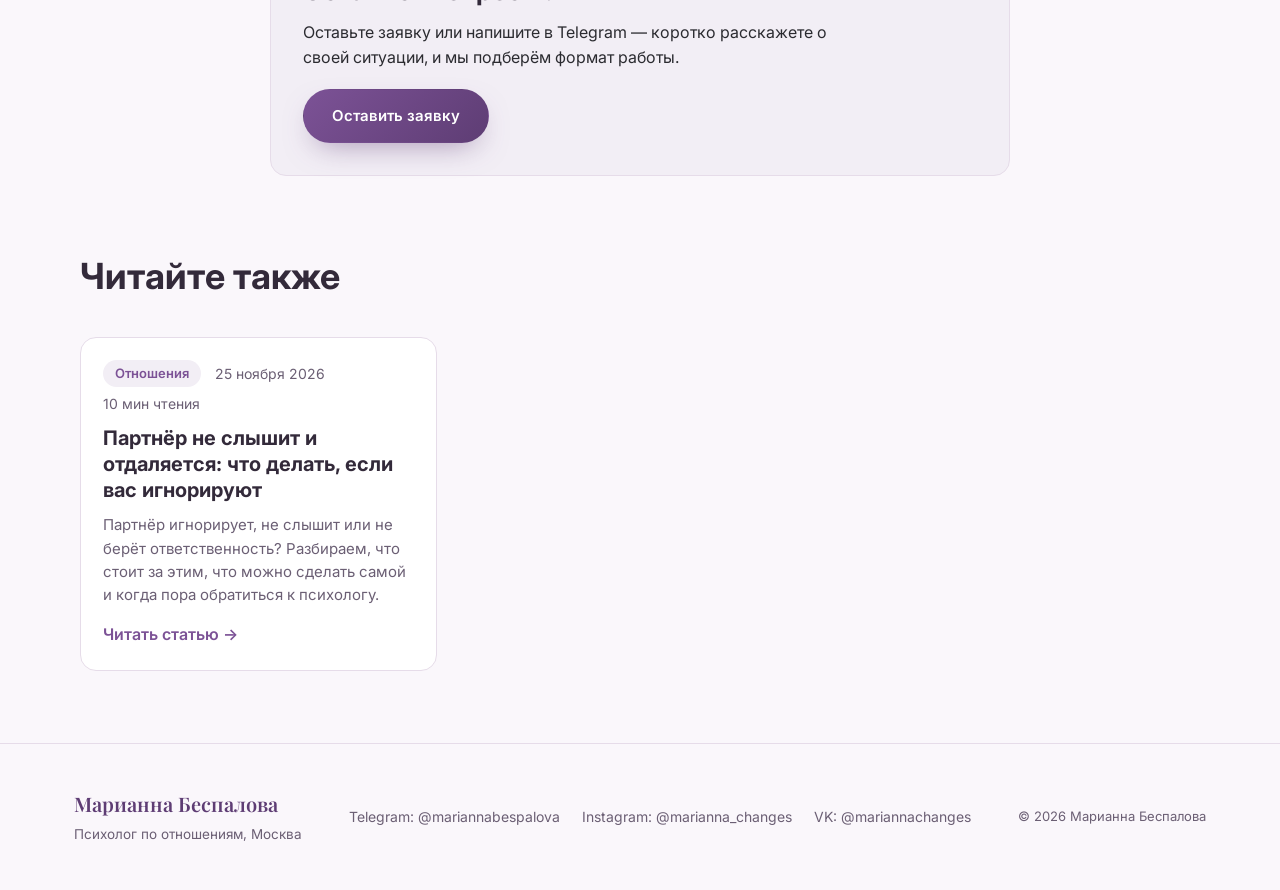
<file: blog/konsultaciya-psihologa-po-otnosheniyam/index.html>
<!DOCTYPE html>
<html lang="ru">
<head>
<meta charset="UTF-8">
<meta name="viewport" content="width=device-width, initial-scale=1.0">
<title>Консультация психолога по отношениям: как проходит</title>
<meta name="description" content="Как проходит консультация психолога по отношениям: с чем приходят, как устроена сессия онлайн и очно, сколько стоит и как подготовиться к первой встрече.">
<link rel="canonical" href="https://bespalovamarianna.ru/blog/konsultaciya-psihologa-po-otnosheniyam/">
<meta name="robots" content="index, follow, max-image-preview:large">
<meta property="og:type" content="article">
<meta property="og:title" content="Консультация психолога по отношениям: как проходит">
<meta property="og:description" content="Как проходит консультация психолога по отношениям: с чем приходят, как устроена сессия онлайн и очно, сколько стоит и как подготовиться к первой встрече.">
<meta property="og:url" content="https://bespalovamarianna.ru/blog/konsultaciya-psihologa-po-otnosheniyam/">
<meta property="og:locale" content="ru_RU">

<link rel="alternate" type="application/rss+xml" title="Марианна Беспалова — блог" href="https://bespalovamarianna.ru/feed.xml">

<link rel="preconnect" href="https://fonts.googleapis.com">
<link rel="preconnect" href="https://fonts.gstatic.com" crossorigin>
<link href="https://fonts.googleapis.com/css2?family=Playfair+Display:wght@500;600;700&family=Inter:wght@400;500;600;700;800&display=swap" rel="stylesheet">
<link rel="stylesheet" href="/styles.css">
<link rel="stylesheet" href="/blog/blog.css">
<link rel="stylesheet" href="/blog/blog.css">
<script type="application/ld+json">{"@context":"https://schema.org","@type":"Article","headline":"Консультация психолога по отношениям: как проходит сессия и сколько стоит","description":"Как проходит консультация психолога по отношениям: с чем приходят, как устроена сессия онлайн и очно, сколько стоит и как подготовиться к первой встрече.","inLanguage":"ru","datePublished":"2026-11-18","dateModified":"2026-11-18","mainEntityOfPage":"https://bespalovamarianna.ru/blog/konsultaciya-psihologa-po-otnosheniyam/","author":{"@type":"Person","name":"Марианна Беспалова"},"publisher":{"@type":"Organization","name":"Марианна Беспалова","url":"https://bespalovamarianna.ru/"}}</script>
<script type="application/ld+json">{"@context":"https://schema.org","@type":"BreadcrumbList","itemListElement":[{"@type":"ListItem","position":1,"name":"Главная","item":"https://bespalovamarianna.ru/"},{"@type":"ListItem","position":2,"name":"Блог","item":"https://bespalovamarianna.ru/blog/"},{"@type":"ListItem","position":3,"name":"Консультация психолога по отношениям: как проходит сессия и сколько стоит","item":"https://bespalovamarianna.ru/blog/konsultaciya-psihologa-po-otnosheniyam/"}]}</script>
<script type="application/ld+json">{"@context":"https://schema.org","@type":"FAQPage","mainEntity":[{"@type":"Question","name":"Сколько длится одна консультация психолога по отношениям?","acceptedAnswer":{"@type":"Answer","text":"У Марианны Беспаловой сессия длится 1,5 часа, и в онлайн-, и в офлайн-формате. Этого времени хватает, чтобы не торопиться: рассказать ситуацию, задать вопросы и увидеть, что за ней стоит."}},{"@type":"Question","name":"Можно ли прийти на консультацию, если я сейчас не в отношениях?","acceptedAnswer":{"@type":"Answer","text":"Да. Если свидания не переходят в отношения, на сессии разбирают сценарий, в котором это повторяется, и то, что в нём стоит изменить. Партнёр для этого не обязателен."}},{"@type":"Question","name":"Онлайн-консультация хуже очной?","acceptedAnswer":{"@type":"Answer","text":"По содержанию формат тот же. Онлайн проходит по видеосвязи из любого города, очно сессия проходит в кабинете в Москве. Выбирайте то, что удобнее вам."}},{"@type":"Question","name":"Сколько стоит консультация психолога по отношениям?","acceptedAnswer":{"@type":"Answer","text":"Сессия онлайн стоит 3 000 ₽ за 1,5 часа. Очная сессия в Москве стоит 3 000 ₽, и отдельно оплачивается аренда кабинета, сумму обсуждают при записи."}},{"@type":"Question","name":"Что если я не пойму, как это поможет?","acceptedAnswer":{"@type":"Answer","text":"Это частое сомнение. Сессия не сводится к разговору по душам: ищут конкретный сценарий, который повторяется в ваших отношениях, и работают именно с ним."}},{"@type":"Question","name":"Как записаться на первую сессию?","acceptedAnswer":{"@type":"Answer","text":"Оставьте заявку на сайте или напишите в Telegram @mariannabespalova. Перед первой встречей вы заполните анкету и выберете формат: онлайн или очно."}}]}</script>
</head>
<body class="b-page">
<header class="header" id="header">
  <div class="container header__inner">
    <a href="/#top" class="logo">
      <span class="logo__main">Марианна Беспалова</span>
      <span class="logo__suffix">психолог по отношениям</span>
    </a>
    <nav class="nav" id="nav">
      <a href="/#about">Обо мне</a>
      <a href="/#for-whom">Кому подходит</a>
      <a href="/#services">Услуги</a>
      <a href="/#process">Как проходит</a>
      <a href="/#faq">Вопросы</a>
      <a href="/#contact">Контакты</a>
    <!-- BLOGNAV:START --><a href="/blog/">Блог</a><!-- BLOGNAV:END --></nav>
    <div class="header__actions">
      <a href="https://t.me/mariannabespalova" target="_blank" rel="noopener" class="header__tg">
        <svg width="20" height="20" viewBox="0 0 24 24" fill="none"><path d="M22 4L2 12.5l6 2 2 6.5 3-4 5 3.5L22 4z" stroke="currentColor" stroke-width="1.6" stroke-linejoin="round"/></svg>
        <span>@mariannabespalova</span>
      </a>
      <a href="/#form" class="btn btn--primary btn--sm">Записаться</a>
    </div>
    <button class="burger" id="burger" aria-label="Меню">
      <span></span><span></span><span></span>
    </button>
  </div>
</header>
<main class="blog">

<article class="b-article">
  <nav class="b-crumbs" aria-label="Хлебные крошки"><a href="/">Главная</a><span>/</span><a href="/blog/">Блог</a></nav>
  
  <header class="b-head">
    <div class="b-meta"><span class="b-chip">Консультации</span><time datetime="2026-11-18">18 ноября 2026</time><span>10 мин чтения</span></div>
    <h1>Консультация психолога по отношениям: как проходит сессия и сколько стоит</h1>
    <p class="b-lead">Как проходит консультация психолога по отношениям: с чем приходят, как устроена сессия онлайн и очно, сколько стоит и как подготовиться к первой встрече.</p>
    <p class="b-author">Автор: Марианна Беспалова, Психолог по отношениям</p>
  </header>
  
  <nav class="b-toc" aria-label="Содержание"><strong>Содержание</strong><ol><li><a href="#chto-takoe-konsultaciya-psihologa-po-otnosheniyam">Что такое консультация психолога по отношениям</a></li><li><a href="#s-kakimi-zaprosami-prihodyat-k-psihologu-po-otnosheniyam">С какими запросами приходят к психологу по отношениям</a></li><li><a href="#kak-prohodit-konsultaciya-shag-za-shagom">Как проходит консультация: шаг за шагом</a></li><li><a href="#onlayn-ili-ochno-chto-vybrat">Онлайн или очно: что выбрать</a></li><li><a href="#skolko-stoit-konsultaciya-psihologa-po-otnosheniyam">Сколько стоит консультация психолога по отношениям</a></li><li><a href="#chego-zhdat-ot-konsultacii-a-chego-net">Чего ждать от консультации, а чего нет</a></li><li><a href="#kak-podgotovitsya-k-pervoy-sessii">Как подготовиться к первой сессии</a></li><li><a href="#chastye-oshibki-pri-vybore-psihologa-po-otnosheniyam">Частые ошибки при выборе психолога по отношениям</a></li><li><a href="#mify-o-konsultacii-psihologa-po-otnosheniyam">Мифы о консультации психолога по отношениям</a></li><li><a href="#kak-ponyat-chto-pora-idti-k-psihologu">Как понять, что пора идти к психологу</a></li><li><a href="#chto-proishodit-mezhdu-sessiyami">Что происходит между сессиями</a></li><li><a href="#skolko-sessiy-ponadobitsya">Сколько сессий понадобится</a></li><li><a href="#kak-eto-delaem-my">Как это делаем мы</a></li><li><a href="#kak-zapisatsya">Как записаться</a></li><li><a href="#zaklyuchenie">Заключение</a></li></ol></nav>
  <div class="b-content"><p>Консультация психолога по отношениям нужна, когда вы несколько раз упираетесь в один и тот же результат: свидания не переходят в отношения, партнёр отдаляется или не слышит вас. Ниже разобрано, с чем приходят на сессию, как она проходит шаг за шагом, чем отличается онлайн от очной встречи и сколько это стоит.</p>
<h2 id="chto-takoe-konsultaciya-psihologa-po-otnosheniyam">Что такое консультация психолога по отношениям</h2>
<p>Консультация психолога по отношениям — это встреча один на один, на которой вы вместе со специалистом разбираете свою ситуацию в близких отношениях и ищете, что именно мешает вам получить то, чего вы хотите. Это не совет «как поступить» и не разговор по душам без итога. Это работа с конкретной историей: вашей, а не усреднённой.</p>
<p>У психолога Марианны Беспаловой, как она описывает свою работу, акцент стоит на сценарии. Если отношения из раза в раз складываются одинаково, причина обычно не в том, что «попадаются не те мужчины». Повторяется схема: способ знакомиться, реагировать, молчать или, наоборот, давить, соглашаться, когда хочется отказать. Консультация нужна, чтобы эту схему увидеть.</p>
<blockquote><p><strong>Важно:</strong> консультация психолога не заменяет медицинскую помощь. Если вы чувствуете, что вам совсем плохо, не справляетесь с повседневными делами или думаете о том, чтобы причинить себе вред, обратитесь к врачу или на горячую линию помощи.</p></blockquote>
<h2 id="s-kakimi-zaprosami-prihodyat-k-psihologu-po-otnosheniyam">С какими запросами приходят к психологу по отношениям</h2>
<p>Список можно было бы сделать бесконечным, но на сайте Марианны выделены две ситуации, с которыми она работает чаще всего. Если вы узнали себя, вы по адресу.</p>
<ul><li><strong>Вы ходите на свидания, но отношения не складываются.</strong> Знакомства есть, встречи проходят приятно, а до устойчивых отношений дело не доходит. Работа идёт с тем, что мешает перейти от свиданий к близости и доверию.</li><li><strong>Партнёр игнорирует вас или не хочет брать ответственность.</strong> Ощущение, что вас не слышат, а мужчина не готов вкладываться в отношения и семью. Здесь разбирают, что стоит за этим с обеих сторон.</li></ul>
<p>Рядом с этими запросами живут вопросы поменьше, но очень жизненные: как говорить «нет», не чувствуя вины; как слышать потребности другого человека и свои; как перестать повторять одни и те же ссоры. Подробнее об этом на странице <a href="/#for-whom">о том, кому подходит работа</a>.</p>
<h2 id="kak-prohodit-konsultaciya-shag-za-shagom">Как проходит консультация: шаг за шагом</h2>
<p>Если вы никогда не были у психолога, самое тревожное — неизвестность. Поэтому вот путь от заявки до результата так, как он устроен на сайте.</p>
<h3 id="shag-1-zayavka">Шаг 1. Заявка</h3>
<p>Вы оставляете заявку в форме на сайте или пишете в Telegram. Достаточно нескольких слов о ситуации. Пересказывать всю историю не нужно.</p>
<h3 id="shag-2-znakomstvo-i-anketa">Шаг 2. Знакомство и анкета</h3>
<p>Перед первой сессией вы заполняете анкету, и вы с психологом определяетесь с форматом: онлайн или очно. Анкета помогает не тратить первые полчаса на очевидное и сразу перейти к сути.</p>
<h3 id="shag-3-sessii">Шаг 3. Сессии</h3>
<p>Сессия длится 1,5 часа. На ней разбирают вашу ситуацию и сценарий, который стоит за повторяющимися историями в отношениях. Вы не просто рассказываете, что случилось, а вместе ищете, что в этом сценарии повторяется и на чём держится.</p>
<h3 id="shag-4-rezultat">Шаг 4. Результат</h3>
<p>По описанию на сайте, за первый месяц работы вы увидите, в чём на самом деле проблема в ваших отношениях. Это не обещание «всё решится за месяц»: речь о ясности. Когда причина названа, с ней можно что-то делать. Пока она не названа, вы лечите симптомы.</p>
<p>Посмотреть все этапы можно в разделе <a href="/#process">«Как это устроено»</a>.</p>
<h2 id="onlayn-ili-ochno-chto-vybrat">Онлайн или очно: что выбрать</h2>
<p>Единого правильного ответа нет. Выбирайте то, где вам спокойнее говорить о личном.</p>
<div class="b-table"><table><thead><tr><th></th><th>Онлайн</th><th>Очно в Москве</th></tr></thead><tbody><tr><td>Длительность</td><td>1,5 часа</td><td>1,5 часа</td></tr><tr><td>Где проходит</td><td>По видеосвязи, из любого города</td><td>В кабинете в Москве</td></tr><tr><td>Что нужно</td><td>Стабильный интернет и место, где вас не прервут</td><td>Дорога до кабинета</td></tr><tr><td>Стоимость</td><td>3 000 ₽</td><td>3 000 ₽ и аренда кабинета отдельно</td></tr><tr><td>Содержание работы</td><td>То же</td><td>То же</td></tr></tbody></table></div>
<p>Онлайн удобен, если вы живёте не в Москве или не хотите тратить время на дорогу. Очная встреча подойдёт, если вам важно физически выйти из домашней обстановки и поговорить в нейтральном месте. По содержанию работы разницы нет: формат один.</p>
<h2 id="skolko-stoit-konsultaciya-psihologa-po-otnosheniyam">Сколько стоит консультация психолога по отношениям</h2>
<p>Цена зависит от психолога, города и формата. У Марианны Беспаловой она такая:</p>
<div class="b-table"><table><thead><tr><th>Формат</th><th>Что входит</th><th>Стоимость</th></tr></thead><tbody><tr><td>Сессия онлайн</td><td>1,5 часа, видеосвязь</td><td>3 000 ₽</td></tr><tr><td>Сессия очно</td><td>1,5 часа, Москва</td><td>3 000 ₽ и оплата кабинета</td></tr></tbody></table></div>
<p>Стоимость кабинета не включена в цену сессии, и её обсуждают при записи. Если вы только присматриваетесь, начните с онлайн-формата: он проще по организации и по бюджету. Периодичность встреч и формат сопровождения согласовывают индивидуально, это можно уточнить в Telegram. Актуальные цены всегда указаны в разделе <a href="/#price">«Цены»</a>.</p>
<h2 id="chego-zhdat-ot-konsultacii-a-chego-net">Чего ждать от консультации, а чего нет</h2>
<p>Честные ожидания важнее красивых обещаний. Вот ориентиры.</p>
<p><strong>Что реально ожидать:</strong></p>
<ul><li>вы по-другому увидите свою ситуацию и поймёте, какой сценарий в ней повторяется;</li><li>вы научитесь замечать моменты, где можно поступить иначе: сказать «нет», задать вопрос, услышать потребность партнёра;</li><li>вы получите опору для следующих шагов, а не готовый ответ «расстаться или остаться».</li></ul>
<p><strong>Чего ожидать не стоит:</strong></p>
<ul><li>гарантий, что партнёр изменится или что отношения сложатся к определённой дате;</li><li>решения за вас: психолог не выбирает, как вам жить;</li><li>мгновенного облегчения после одной встречи. Первая сессия может принести ясность, но на перемены нужно время.</li></ul>
<p>Если кто-то обещает стопроцентный результат в отношениях, это повод насторожиться: от поведения второго человека вы зависите лишь отчасти.</p>
<h2 id="kak-podgotovitsya-k-pervoy-sessii">Как подготовиться к первой сессии</h2>
<p>Подготовка не требует усилий, но немного экономит время.</p>
<ol><li>Запишите 2–3 ситуации, которые повторяются: например, «после трёх свиданий мужчина пропадает» или «я молчу, а потом срываюсь».</li><li>Подумайте, что вы хотите получить: не «чтобы всё наладилось», а как можно конкретнее. Например, «чтобы я могла спокойно сказать, что мне не подходит».</li><li>Выберите время, когда после сессии у вас будет хотя бы полчаса на тишину, а не срочная встреча.</li><li>Для онлайн-формата проверьте связь, наушники и место, где вас никто не прервёт.</li><li>Заполните анкету, которую пришлёт психолог, честно и без попытки выглядеть лучше.</li></ol>
<h2 id="chastye-oshibki-pri-vybore-psihologa-po-otnosheniyam">Частые ошибки при выборе психолога по отношениям</h2>
<p>Выбирая специалиста, многие делают одни и те же промахи.</p>
<ul><li><strong>Выбирают по цене, не глядя на подход.</strong> Дешёвая сессия бесполезна, если вы не понимаете, что в ней будет происходить. Спросите заранее, как устроена работа.</li><li><strong>Ждут, что психолог скажет, как поступить.</strong> Психолог помогает увидеть картину, а решение остаётся за вами.</li><li><strong>Бросают после первой встречи, если не стало легко.</strong> Иногда первая встреча, наоборот, обнажает неприятное. Это не значит, что работа не идёт.</li><li><strong>Приходят «за партнёра».</strong> Просят объяснить, что с ним не так. Работать можно только со своей частью: со своими реакциями, ожиданиями и выбором.</li><li><strong>Откладывают до кризиса.</strong> Приходить можно задолго до того, как всё рухнуло. Если вы замечаете один сценарий в нескольких отношениях подряд, это уже достаточный повод.</li></ul>
<h2 id="mify-o-konsultacii-psihologa-po-otnosheniyam">Мифы о консультации психолога по отношениям</h2>
<p>Перед первой встречей у многих в голове живут представления, которые мешают записаться. Разберём самые частые.</p>
<p><strong>«Психолог скажет, что мне делать».</strong> Он не принимает решения за вас. Задача специалиста: помочь увидеть, что происходит, и какие у вас есть варианты. Что выбрать, решаете вы.</p>
<p><strong>«Нужно прийти вместе с партнёром».</strong> Для работы над своими реакциями, ожиданиями и сценарием партнёр не обязателен. Можно приходить одной, и это нормальный формат.</p>
<p><strong>«К психологу ходят только когда всё очень плохо».</strong> Приходят и тогда, когда внешне всё в порядке, но вы замечаете повтор: одни и те же ссоры, одни и те же истории с разными людьми. Чем раньше вы увидите схему, тем меньше сил она заберёт.</p>
<p><strong>«Это просто разговор, подруге я тоже могу рассказать».</strong> Подруга поддерживает, и это ценно. Но у неё свой взгляд, свои интересы и желание вас утешить. Психолог задаёт вопросы, которые вы сами себе не задаёте, и помогает увидеть закономерности. Это другая задача.</p>
<p><strong>«Если я заплачу, то сразу станет легче».</strong> Иногда после сессии легче, иногда появляется ощущение, что внутри «зашевелилось». Это не значит, что работа идёт неправильно: когда вы впервые называете то, о чём годами молчали, это бывает непросто.</p>
<p><strong>«Мне стыдно рассказывать».</strong> Это один из самых частых страхов. Психолог работает с историями разных людей, и в вашей нет ничего, что не вписывалось бы в человеческий опыт. Рассказывать можно в своём темпе, начиная с того, что проще.</p>
<h2 id="kak-ponyat-chto-pora-idti-k-psihologu">Как понять, что пора идти к психологу</h2>
<p>Не нужно ждать кризиса. Ориентиры, что стоит записаться:</p>
<ul><li>вы замечаете одну и ту же историю в нескольких отношениях подряд;</li><li>вы чувствуете, что не умеете говорить «нет» или просить о нужном;</li><li>вам кажется, что вас не слышат, а разговоры с партнёром заканчиваются ссорой или молчанием;</li><li>мысли об отношениях отнимают много сил, мешают работе или сну;</li><li>вы всё чаще спрашиваете себя «что со мной не так?»;</li><li>вы просто хотите понять себя и свои отношения лучше.</li></ul>
<p>Ни один из этих пунктов не доказывает, что у вас «проблема». Но любой из них достаточный повод для встречи, на которой вы можете оценить, подходит ли вам этот формат работы.</p>
<h2 id="chto-proishodit-mezhdu-sessiyami">Что происходит между сессиями</h2>
<p>Консультация не заканчивается, когда видеосвязь выключается или вы выходите из кабинета. Самое ценное часто происходит в промежутках между встречами: вы замечаете в обычных ситуациях то, о чём говорили на сессии.</p>
<p>Например, вы поймали себя на том, что снова согласились, хотя хотели отказать. Или заметили, что при слове «давай поговорим» внутри всё сжимается. Раньше эти моменты проходили незамеченными. Теперь вы их видите, и у вас появляется выбор: поступить привычно или по-другому. Даже маленький шаг в сторону от автоматической реакции меняет ход события.</p>
<p>Полезно вести короткие заметки: что случилось, что вы почувствовали, что сделали. Они пригодятся на следующей встрече, потому что память быстро сглаживает детали, а именно в них видно сценарий. Если у вас нет привычки писать, достаточно трёх строк в телефоне.</p>
<p>Ещё один совет: не оценивайте себя строго. Если вы поступили по-старому, значит, сценарий пока сильнее, и это нормально. Он формировался годами. Задача в том, чтобы замечать его всё чаще и раньше.</p>
<h2 id="skolko-sessiy-ponadobitsya">Сколько сессий понадобится</h2>
<p>Честный ответ: зависит от запроса, от вашей готовности менять привычное и от того, как вы реагируете на работу. Фиксированного числа, подходящего всем, не существует, и тот, кто называет точное количество встреч до знакомства с вами, делает это для продаж, а не для вас.</p>
<p>Что известно из описания работы на сайте: за первый месяц вы увидите, в чём реальная проблема в ваших отношениях. Периодичность встреч и формат сопровождения согласовывают индивидуально. Поэтому первый вопрос не «сколько будет сессий», а «что я хочу увидеть и изменить». Это можно уточнить в переписке до записи или на первой встрече.</p>
<h2 id="kak-eto-delaem-my">Как это делаем мы</h2>
<p>На сайте Марианны Беспаловой описан такой подход: не общие советы, а ваша история. Разбирается конкретная ситуация: отношения, в которых вы сейчас, или паттерн, который повторяется годами. Ищется причина, а не тушится симптом, то есть сценарий, который приводит к одним и тем же отношениям с разными мужчинами. Цель — результат, который можно заметить: научиться говорить «нет», слышать потребности партнёра и свои, а не просто «поговорили, и полегчало».</p>
<p>Познакомиться с психологом можно в разделе <a href="/#about">«Обо мне»</a>.</p>
<h2 id="kak-zapisatsya">Как записаться</h2>
<p>Есть два пути. Первый — оставить заявку в <a href="/#contact">форме на сайте</a>: достаточно имени, телефона и пары предложений о ситуации. Второй — написать в Telegram @mariannabespalova. Ответ придёт, и вы вместе выберете удобный формат.</p>
<p>Если вы пока сомневаетесь, прочитайте ещё две статьи блога: о том, <a href="/blog/svidaniya-ne-perehodyat-v-otnosheniya/">почему свидания не переходят в отношения</a>, и о том, <a href="/blog/partner-ne-slyshit-i-otdalyaetsya/">что делать, когда партнёр не слышит и отдаляется</a>. Они помогут понять, какой запрос ближе вам.</p>
<h2 id="zaklyuchenie">Заключение</h2>
<p>Консультация психолога по отношениям нужна не тем, у кого «что-то не так», а тем, кто устал от повторяющегося результата и хочет понять, почему он повторяется. Сессия идёт 1,5 часа, проходит онлайн или очно в Москве и стоит 3 000 ₽ (в очном формате плюс кабинет). Она не обещает чуда, зато даёт ясность: что именно в вашем сценарии стоит изменить.</p>
<p>Если вы готовы разобраться, <a href="/#contact">оставьте заявку</a> или напишите в Telegram: расскажете коротко о ситуации, и вы вместе подберёте формат.</p></div>
  <section class="b-faq"><h2>Частые вопросы</h2><details><summary>Сколько длится одна консультация психолога по отношениям?</summary><p>У Марианны Беспаловой сессия длится 1,5 часа, и в онлайн-, и в офлайн-формате. Этого времени хватает, чтобы не торопиться: рассказать ситуацию, задать вопросы и увидеть, что за ней стоит.</p></details><details><summary>Можно ли прийти на консультацию, если я сейчас не в отношениях?</summary><p>Да. Если свидания не переходят в отношения, на сессии разбирают сценарий, в котором это повторяется, и то, что в нём стоит изменить. Партнёр для этого не обязателен.</p></details><details><summary>Онлайн-консультация хуже очной?</summary><p>По содержанию формат тот же. Онлайн проходит по видеосвязи из любого города, очно сессия проходит в кабинете в Москве. Выбирайте то, что удобнее вам.</p></details><details><summary>Сколько стоит консультация психолога по отношениям?</summary><p>Сессия онлайн стоит 3 000 ₽ за 1,5 часа. Очная сессия в Москве стоит 3 000 ₽, и отдельно оплачивается аренда кабинета, сумму обсуждают при записи.</p></details><details><summary>Что если я не пойму, как это поможет?</summary><p>Это частое сомнение. Сессия не сводится к разговору по душам: ищут конкретный сценарий, который повторяется в ваших отношениях, и работают именно с ним.</p></details><details><summary>Как записаться на первую сессию?</summary><p>Оставьте заявку на сайте или напишите в Telegram @mariannabespalova. Перед первой встречей вы заполните анкету и выберете формат: онлайн или очно.</p></details></section>
  <p class="b-disclaimer">Материал носит информационный характер и не заменяет консультацию психолога, психотерапевта или врача. Если вам тяжело, обратитесь к специалисту очно или онлайн.</p>
  <aside class="b-cta"><h2>Остались вопросы?</h2><p>Оставьте заявку или напишите в Telegram — коротко расскажете о своей ситуации, и мы подберём формат работы.</p><a class="btn btn--primary b-cta__btn" href="/#contact">Оставить заявку</a></aside>
</article>
<section class="b-related"><h2>Читайте также</h2><div class="b-grid"><article class="b-card">
  
  <div class="b-card__body">
    <div class="b-meta"><span class="b-chip">Отношения</span><time datetime="2026-11-25">25 ноября 2026</time><span>10 мин чтения</span></div>
    <h3><a href="/blog/partner-ne-slyshit-i-otdalyaetsya/">Партнёр не слышит и отдаляется: что делать, если вас игнорируют</a></h3>
    <p>Партнёр игнорирует, не слышит или не берёт ответственность? Разбираем, что стоит за этим, что можно сделать самой и когда пора обратиться к психологу.</p>
    <a class="b-more" href="/blog/partner-ne-slyshit-i-otdalyaetsya/">Читать статью</a>
  </div>
</article></div></section>
</main>
<footer class="footer" id="contact">
  <div class="container footer__inner">
    <div class="footer__brand">
      <span class="logo__main">Марианна Беспалова</span>
      <p>Психолог по отношениям, Москва</p>
    </div>
    <div class="footer__links">
      <a href="https://t.me/mariannabespalova" target="_blank" rel="noopener">Telegram: @mariannabespalova</a>
      <a href="https://instagram.com/marianna_changes" target="_blank" rel="noopener">Instagram: @marianna_changes</a>
      <a href="https://vk.ru/mariannachanges" target="_blank" rel="noopener">VK: @mariannachanges</a>
    </div>
    <div class="footer__copy">
      <span>© <span id="year"></span> Марианна Беспалова</span>
    </div>
  </div>
</footer>
<script src="/script.js" defer></script>

</body>
</html>
</file>
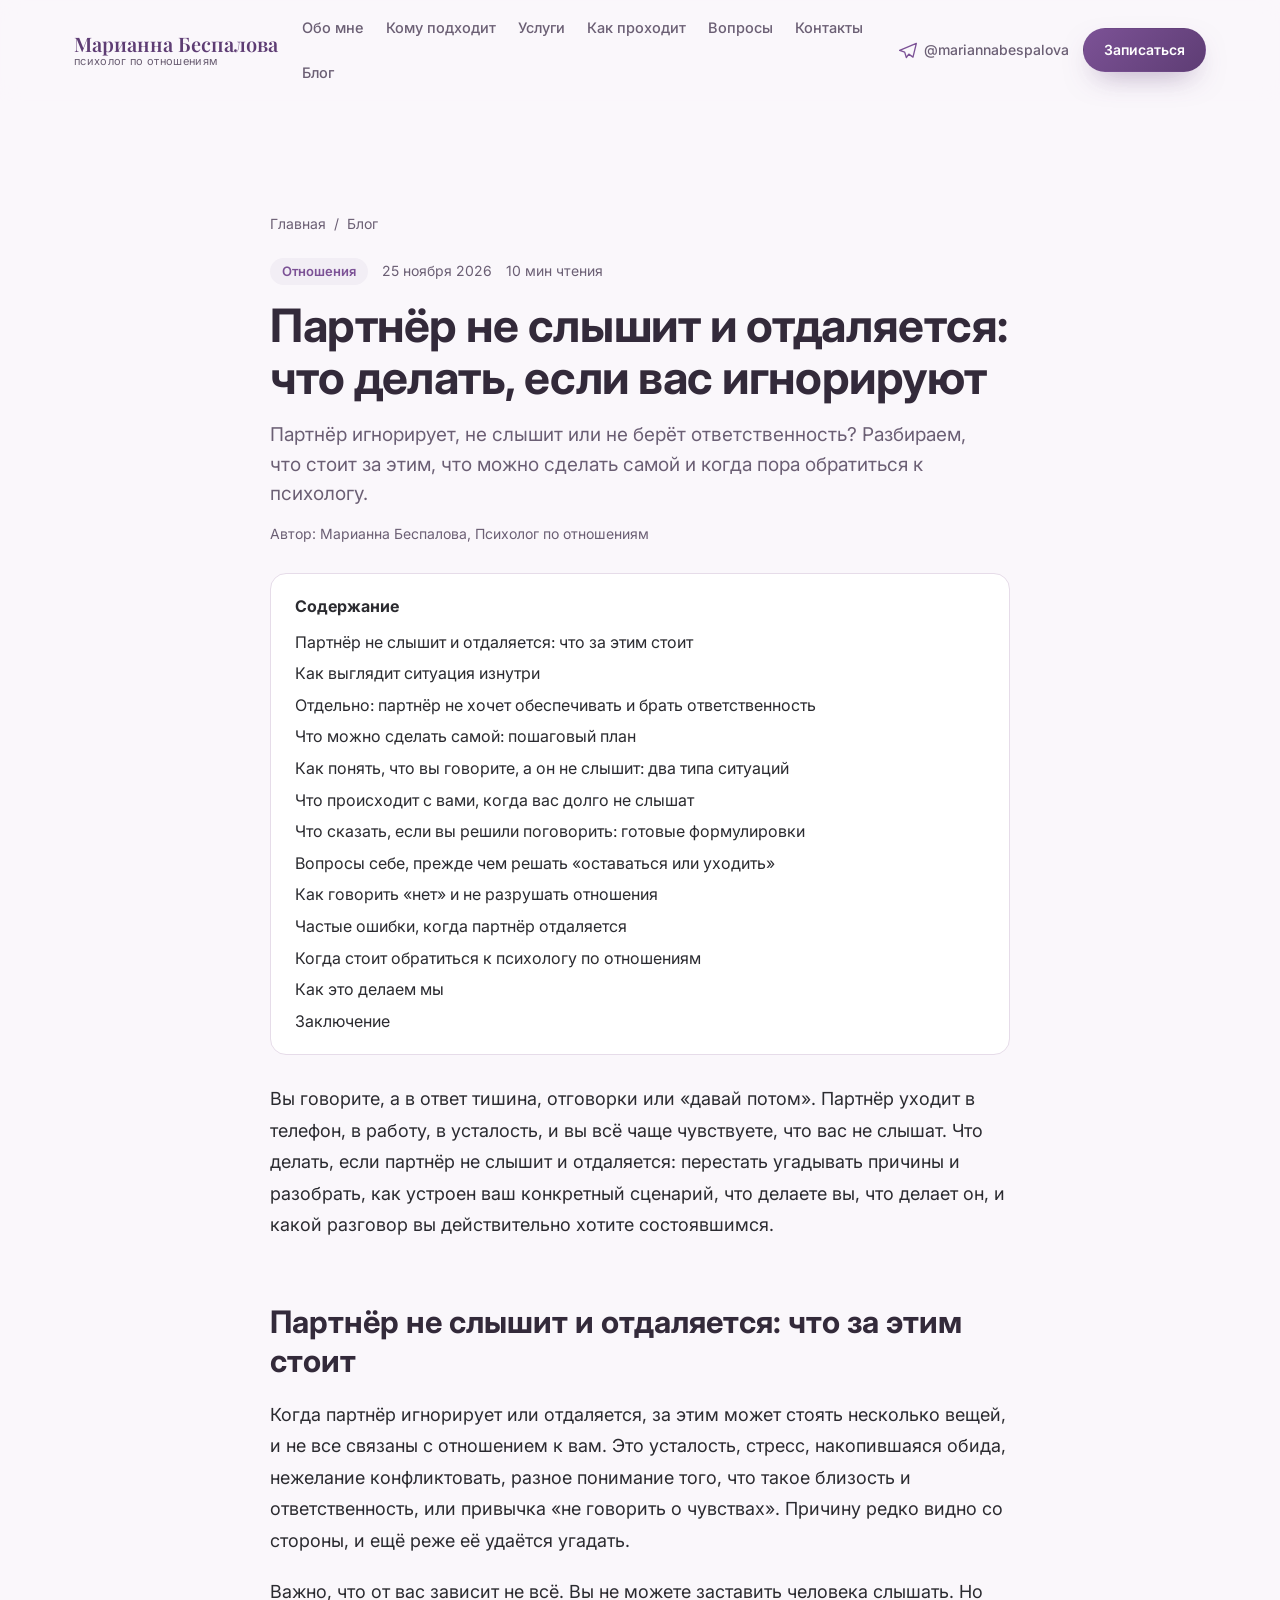
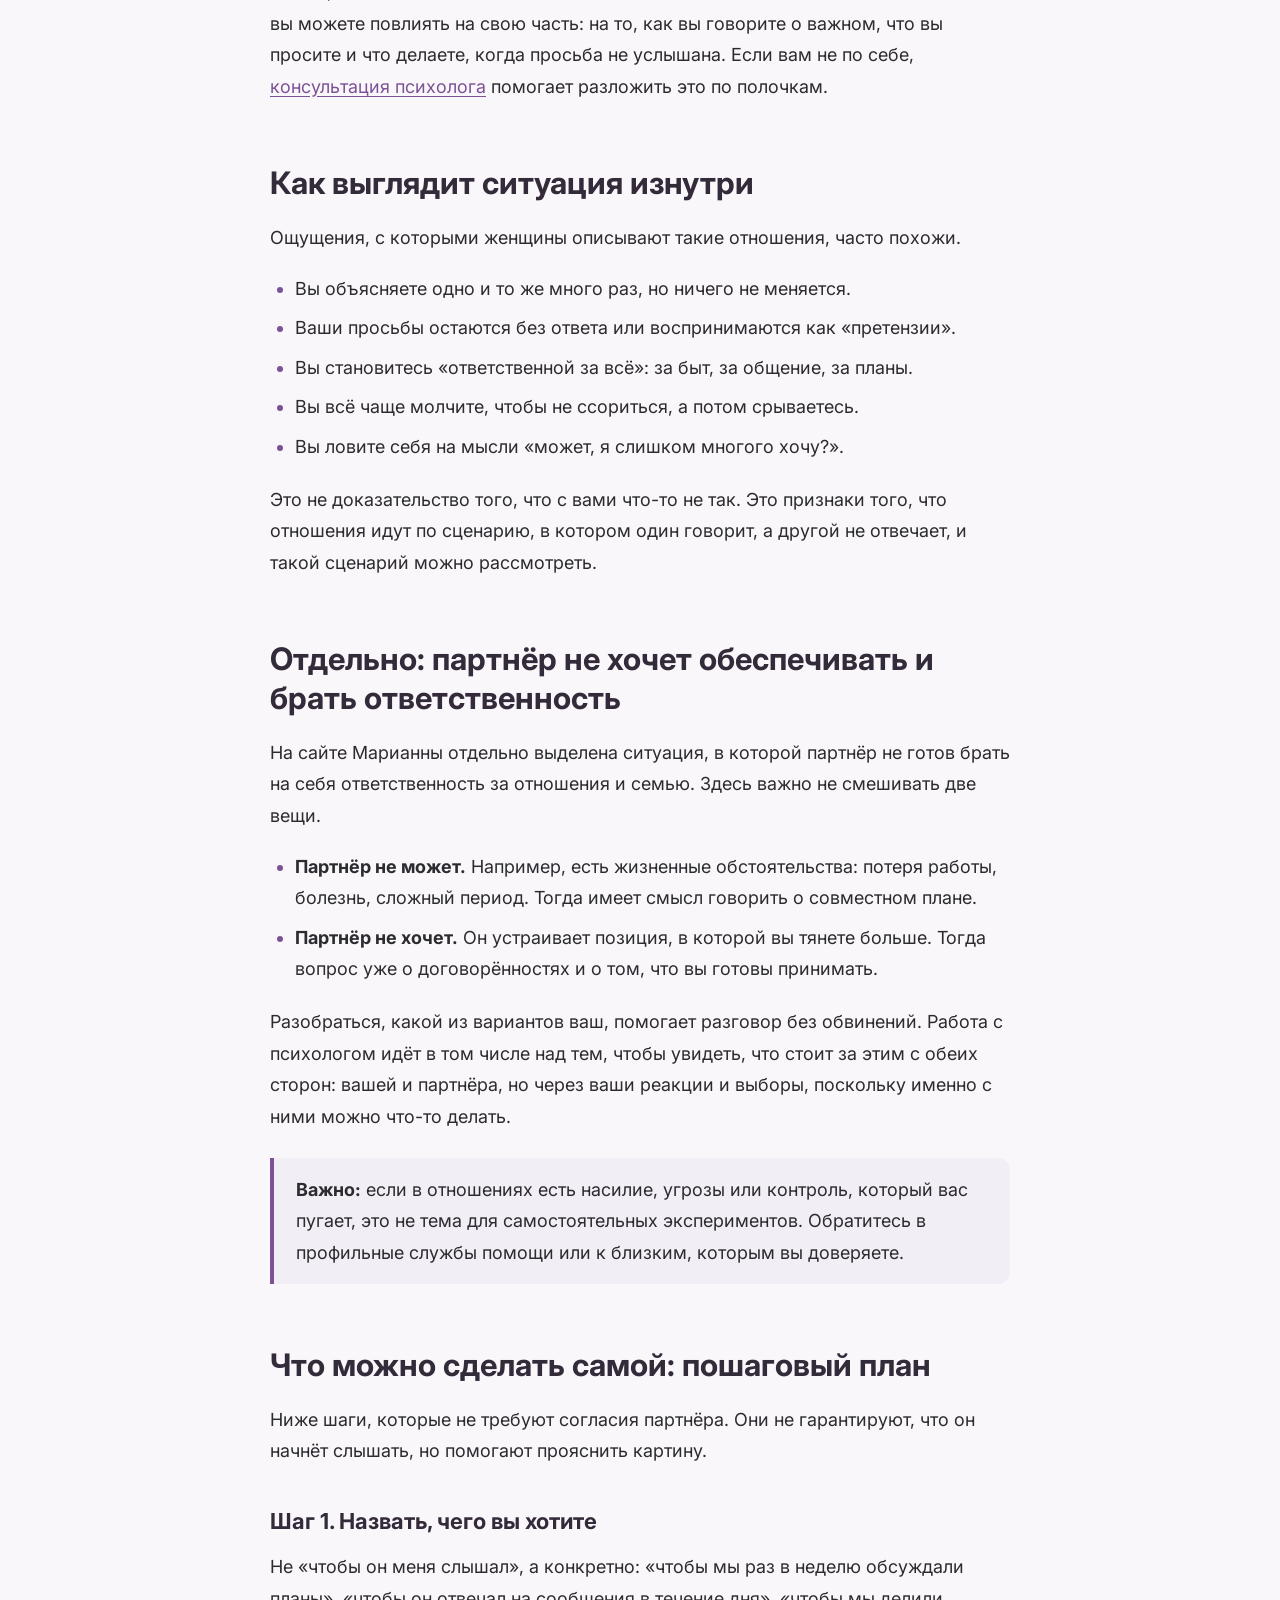
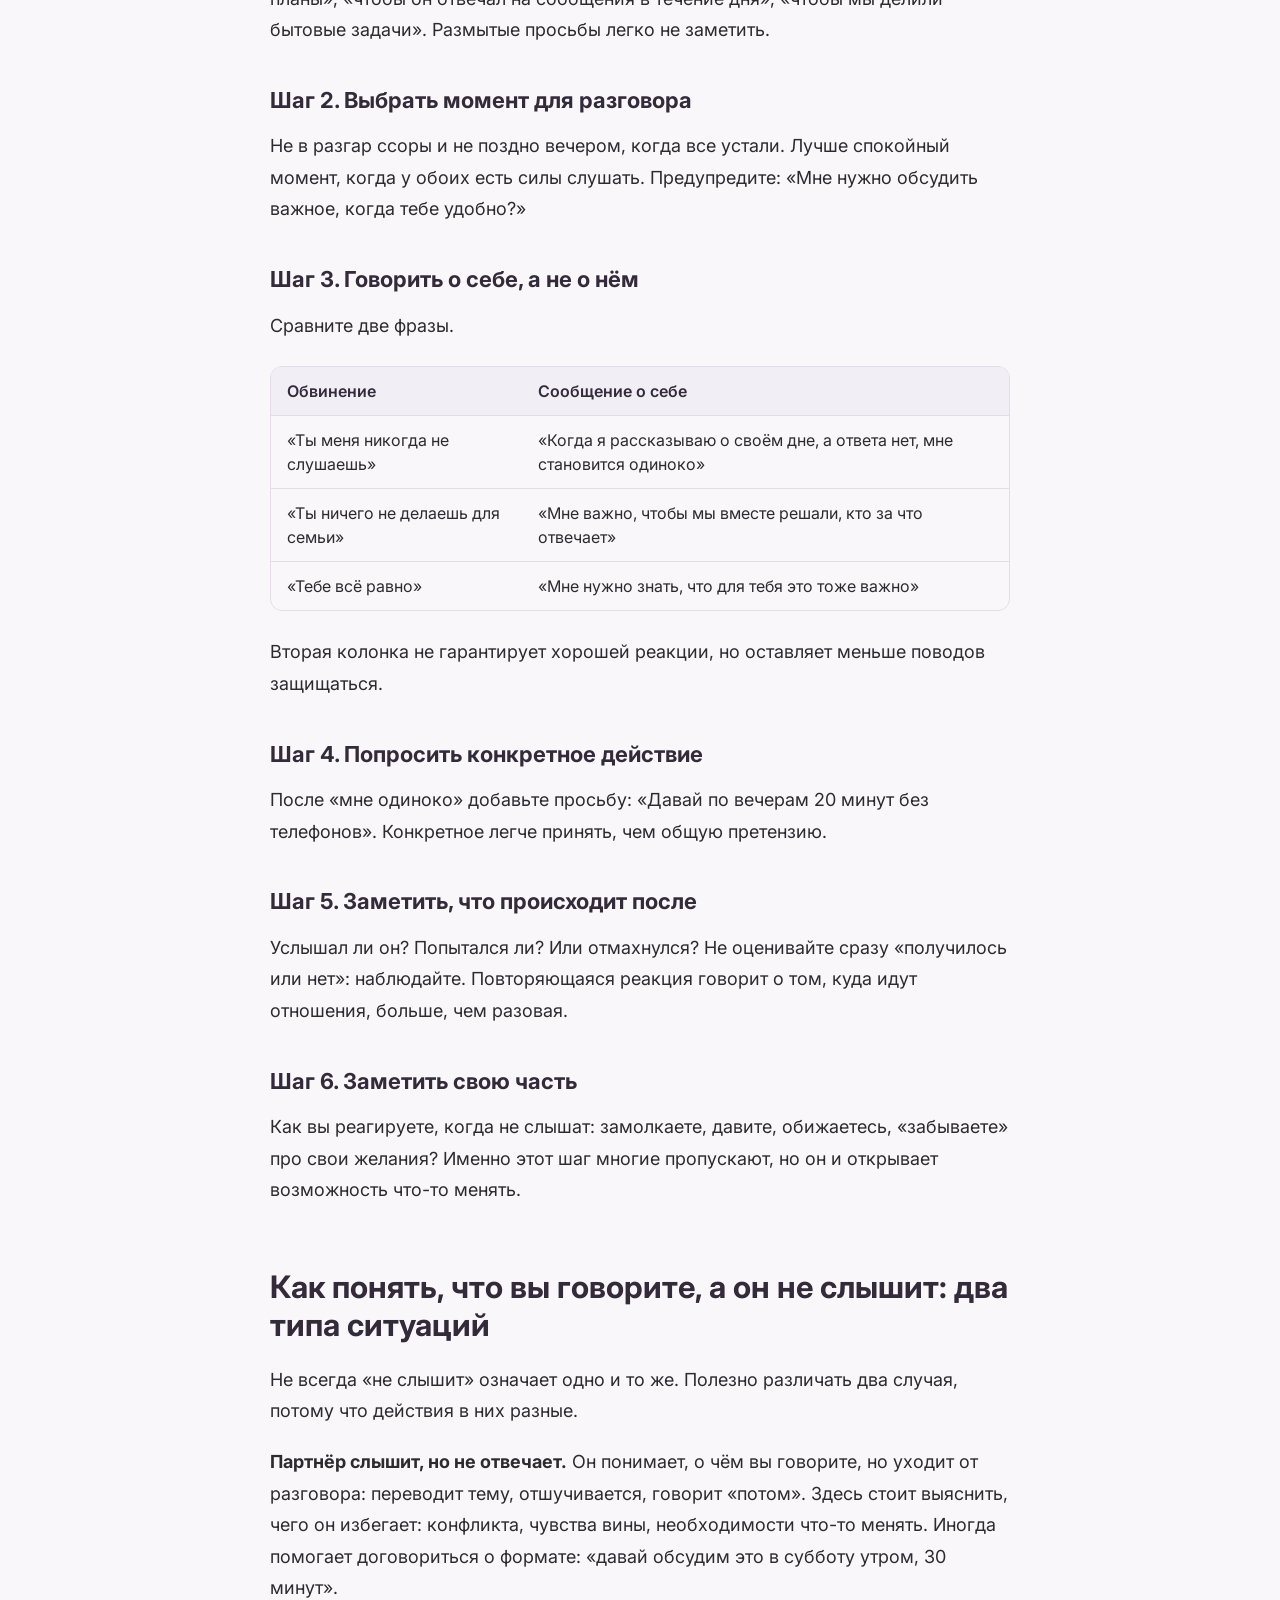
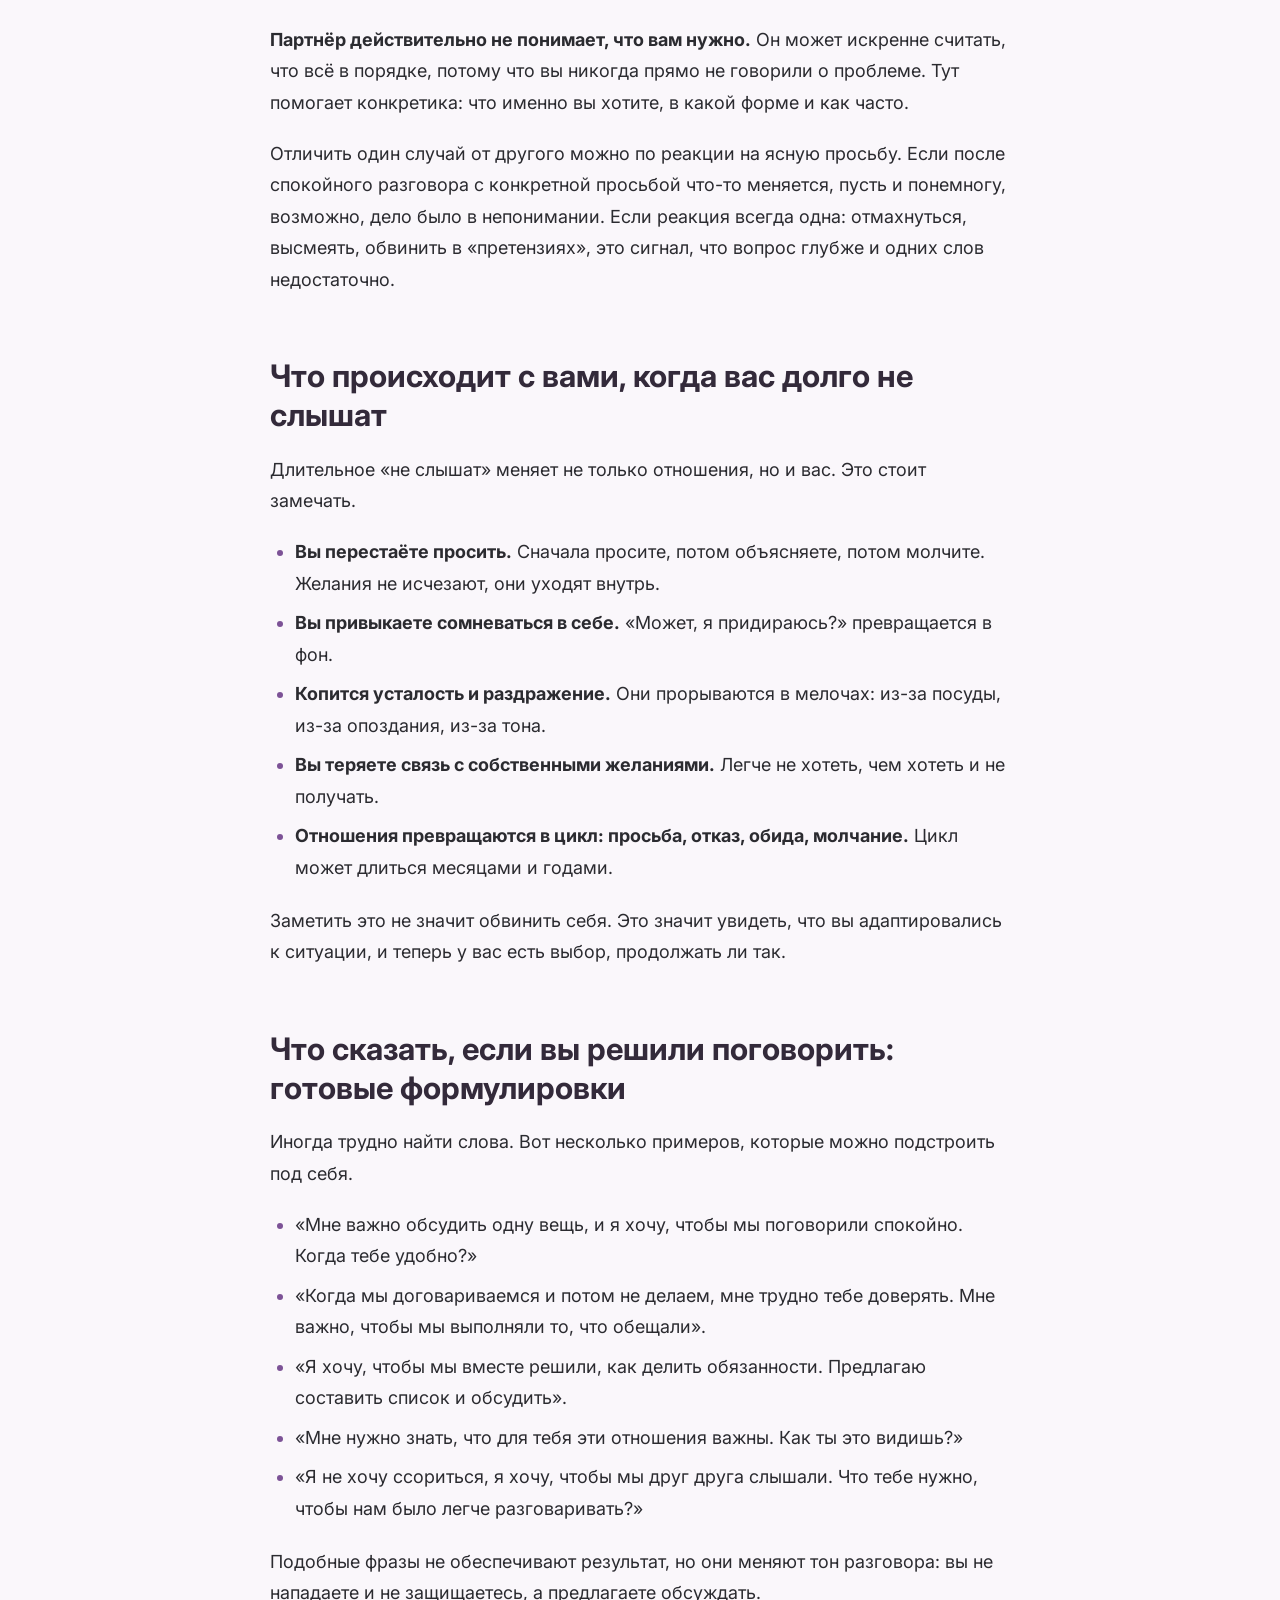
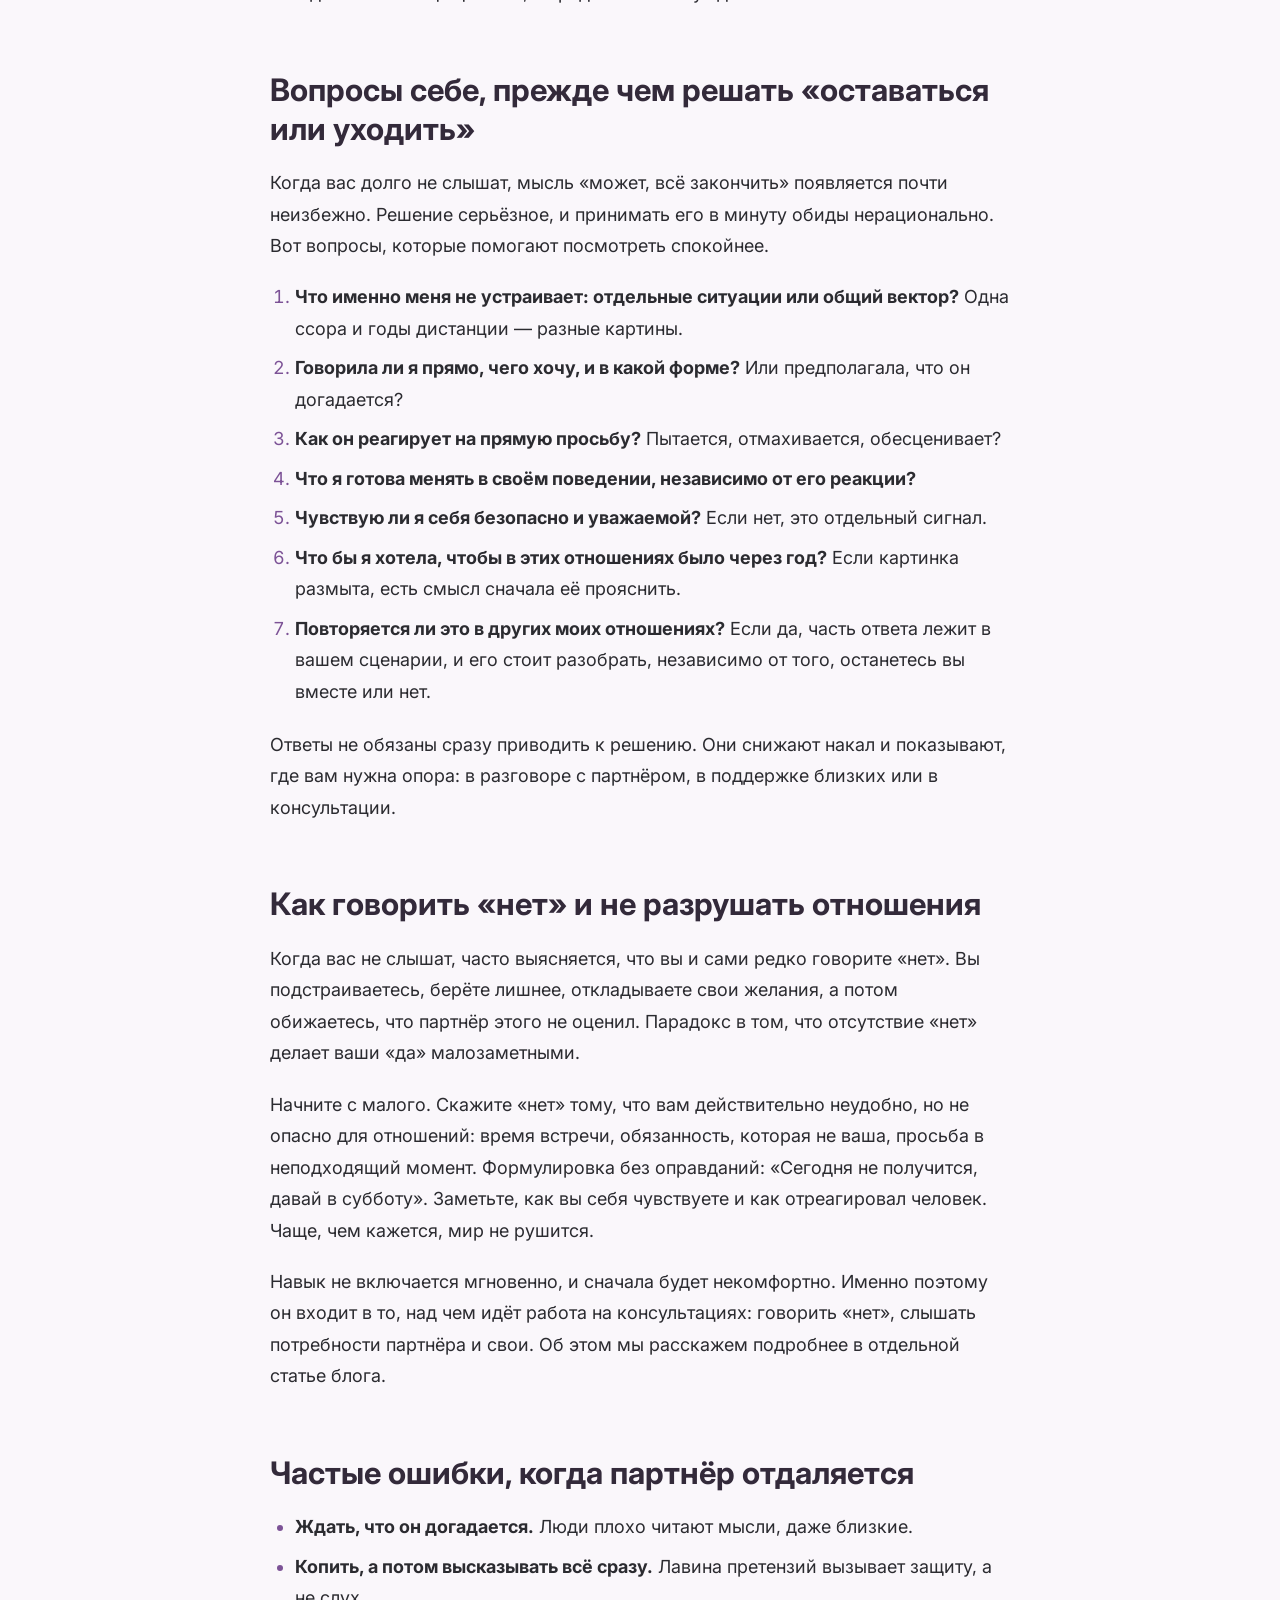
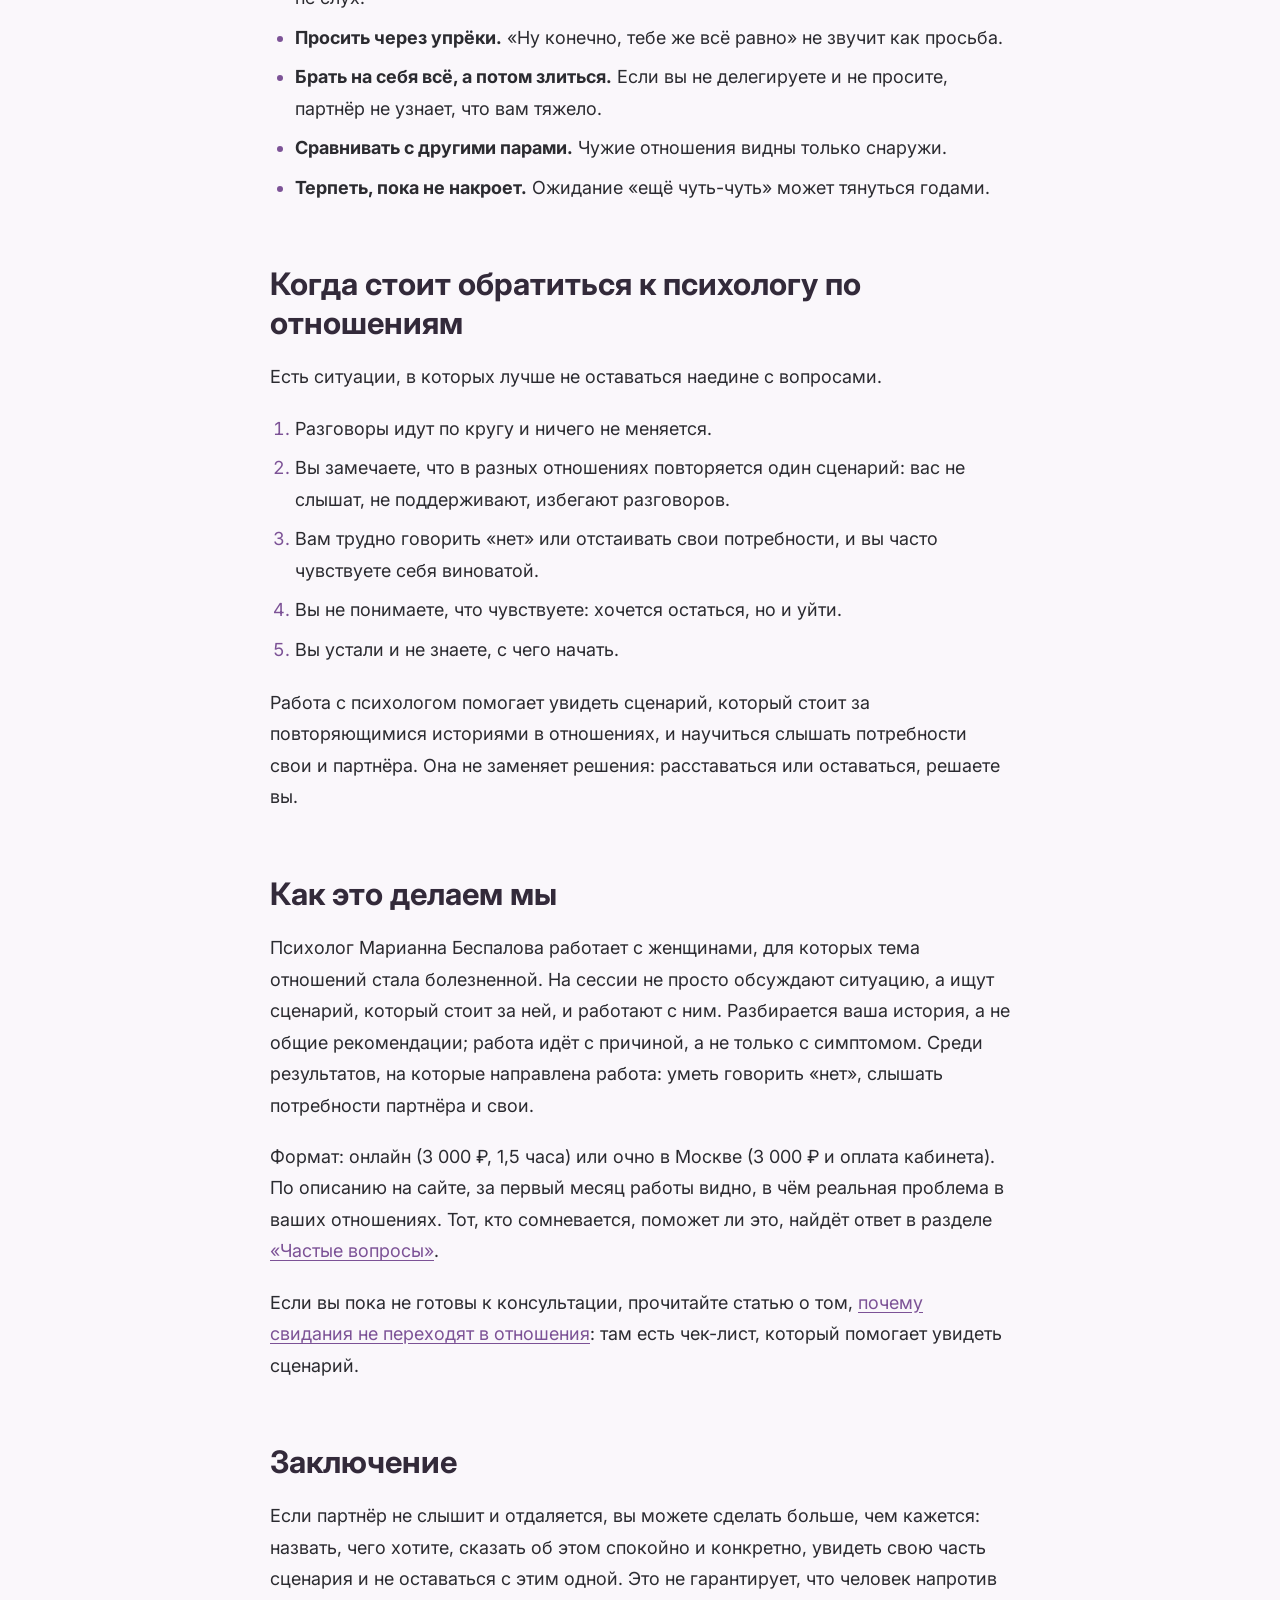
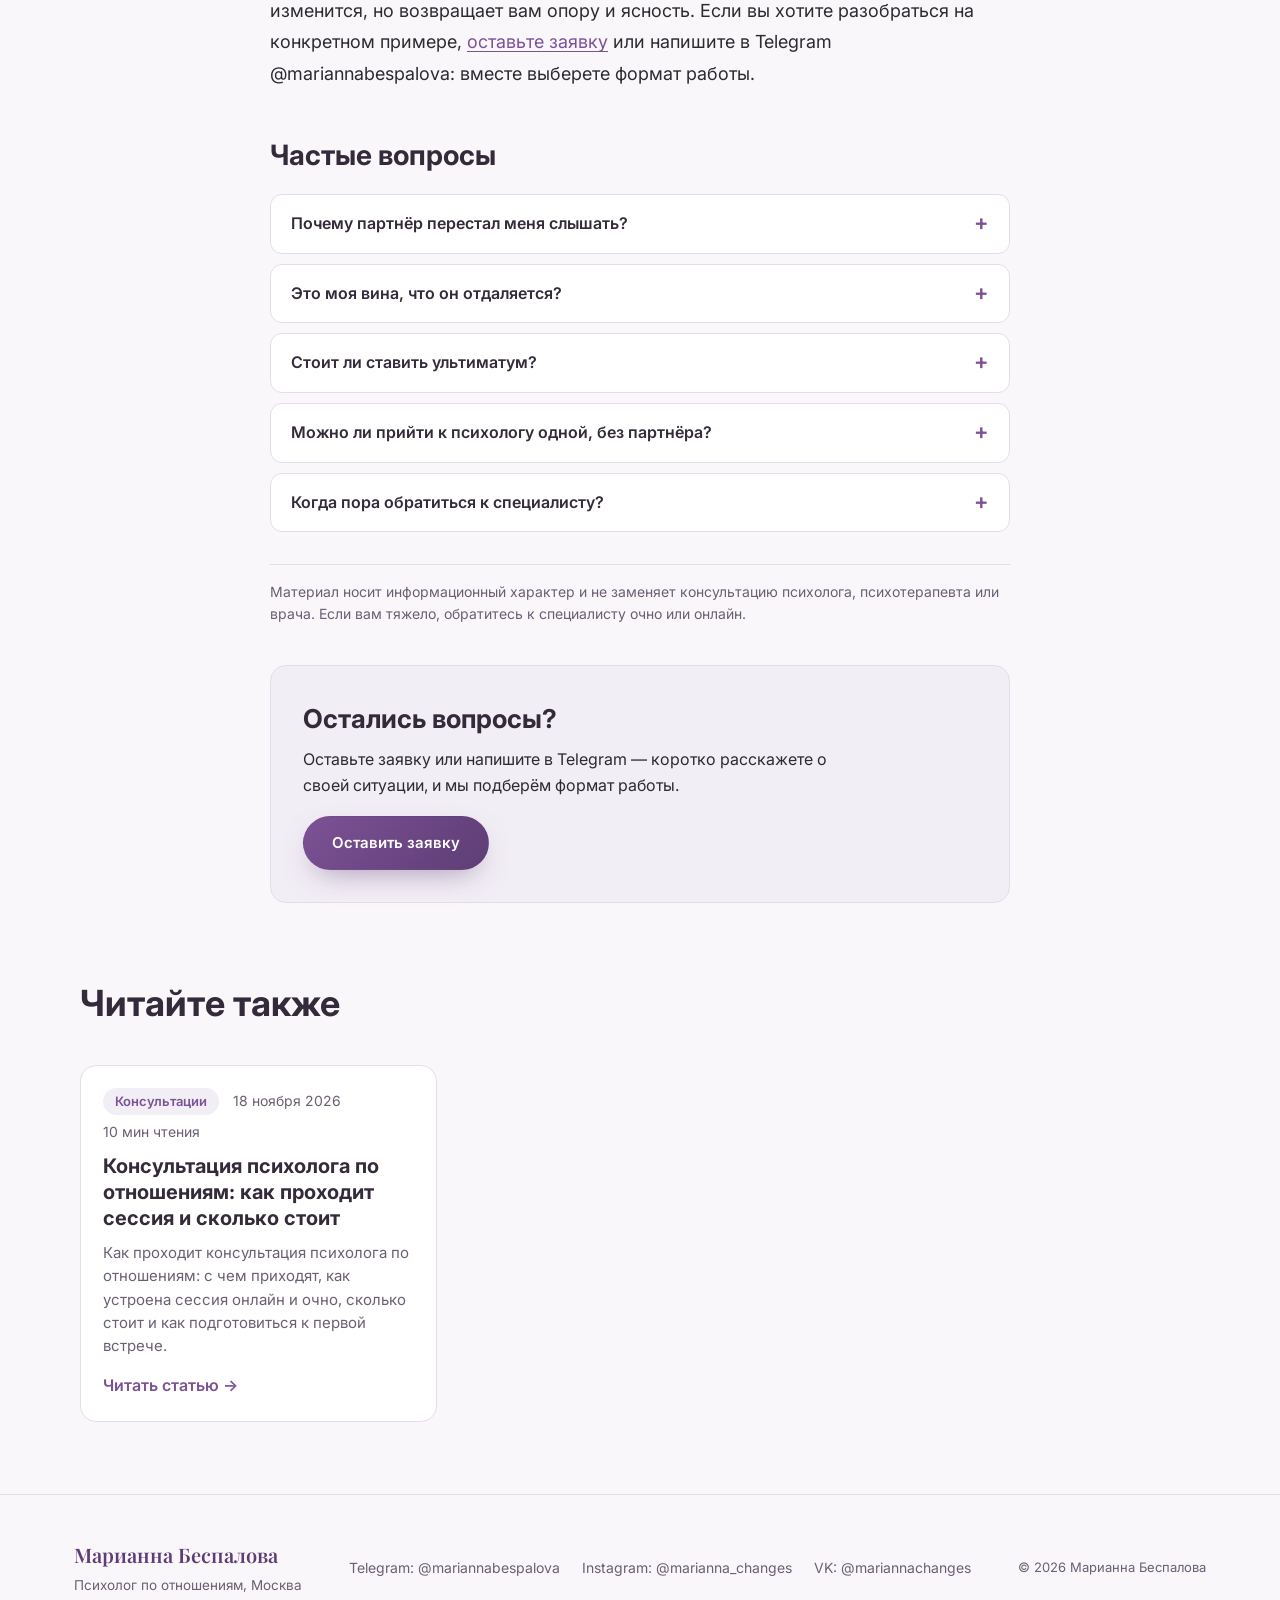
<file: blog/partner-ne-slyshit-i-otdalyaetsya/index.html>
<!DOCTYPE html>
<html lang="ru">
<head>
<meta charset="UTF-8">
<meta name="viewport" content="width=device-width, initial-scale=1.0">
<title>Партнёр не слышит и отдаляется: что делать</title>
<meta name="description" content="Партнёр игнорирует, не слышит или не берёт ответственность? Разбираем, что стоит за этим, что можно сделать самой и когда пора обратиться к психологу.">
<link rel="canonical" href="https://bespalovamarianna.ru/blog/partner-ne-slyshit-i-otdalyaetsya/">
<meta name="robots" content="index, follow, max-image-preview:large">
<meta property="og:type" content="article">
<meta property="og:title" content="Партнёр не слышит и отдаляется: что делать">
<meta property="og:description" content="Партнёр игнорирует, не слышит или не берёт ответственность? Разбираем, что стоит за этим, что можно сделать самой и когда пора обратиться к психологу.">
<meta property="og:url" content="https://bespalovamarianna.ru/blog/partner-ne-slyshit-i-otdalyaetsya/">
<meta property="og:locale" content="ru_RU">

<link rel="alternate" type="application/rss+xml" title="Марианна Беспалова — блог" href="https://bespalovamarianna.ru/feed.xml">

<link rel="preconnect" href="https://fonts.googleapis.com">
<link rel="preconnect" href="https://fonts.gstatic.com" crossorigin>
<link href="https://fonts.googleapis.com/css2?family=Playfair+Display:wght@500;600;700&family=Inter:wght@400;500;600;700;800&display=swap" rel="stylesheet">
<link rel="stylesheet" href="/styles.css">
<link rel="stylesheet" href="/blog/blog.css">
<link rel="stylesheet" href="/blog/blog.css">
<script type="application/ld+json">{"@context":"https://schema.org","@type":"Article","headline":"Партнёр не слышит и отдаляется: что делать, если вас игнорируют","description":"Партнёр игнорирует, не слышит или не берёт ответственность? Разбираем, что стоит за этим, что можно сделать самой и когда пора обратиться к психологу.","inLanguage":"ru","datePublished":"2026-11-25","dateModified":"2026-11-25","mainEntityOfPage":"https://bespalovamarianna.ru/blog/partner-ne-slyshit-i-otdalyaetsya/","author":{"@type":"Person","name":"Марианна Беспалова"},"publisher":{"@type":"Organization","name":"Марианна Беспалова","url":"https://bespalovamarianna.ru/"}}</script>
<script type="application/ld+json">{"@context":"https://schema.org","@type":"BreadcrumbList","itemListElement":[{"@type":"ListItem","position":1,"name":"Главная","item":"https://bespalovamarianna.ru/"},{"@type":"ListItem","position":2,"name":"Блог","item":"https://bespalovamarianna.ru/blog/"},{"@type":"ListItem","position":3,"name":"Партнёр не слышит и отдаляется: что делать, если вас игнорируют","item":"https://bespalovamarianna.ru/blog/partner-ne-slyshit-i-otdalyaetsya/"}]}</script>
<script type="application/ld+json">{"@context":"https://schema.org","@type":"FAQPage","mainEntity":[{"@type":"Question","name":"Почему партнёр перестал меня слышать?","acceptedAnswer":{"@type":"Answer","text":"Причин несколько: усталость, накопленные обиды, разные ожидания, привычка не говорить о важном. Универсального ответа нет, поэтому полезно разбирать конкретную ситуацию, а не общие схемы."}},{"@type":"Question","name":"Это моя вина, что он отдаляется?","acceptedAnswer":{"@type":"Answer","text":"Вопрос о вине редко помогает. Полезнее спросить, что делает каждый из вас и как это работает на отношения. Работать можно только со своей частью."}},{"@type":"Question","name":"Стоит ли ставить ультиматум?","acceptedAnswer":{"@type":"Answer","text":"Ультиматум иногда необходим, когда границы нарушаются давно. Но если он произносится из отчаяния, он чаще усиливает дистанцию. Лучше сначала прояснить, чего вы хотите и что готовы делать сами."}},{"@type":"Question","name":"Можно ли прийти к психологу одной, без партнёра?","acceptedAnswer":{"@type":"Answer","text":"Да. Работа идёт с вашими реакциями, ожиданиями и выборами. Партнёр на консультации не обязателен."}},{"@type":"Question","name":"Когда пора обратиться к специалисту?","acceptedAnswer":{"@type":"Answer","text":"Когда разговоры идут по кругу, вы замечаете один и тот же сценарий в разных отношениях или отношения причиняют вам постоянную боль. Если вы подвергаетесь насилию, обратитесь за помощью к профильным службам."}}]}</script>
</head>
<body class="b-page">
<header class="header" id="header">
  <div class="container header__inner">
    <a href="/#top" class="logo">
      <span class="logo__main">Марианна Беспалова</span>
      <span class="logo__suffix">психолог по отношениям</span>
    </a>
    <nav class="nav" id="nav">
      <a href="/#about">Обо мне</a>
      <a href="/#for-whom">Кому подходит</a>
      <a href="/#services">Услуги</a>
      <a href="/#process">Как проходит</a>
      <a href="/#faq">Вопросы</a>
      <a href="/#contact">Контакты</a>
    <!-- BLOGNAV:START --><a href="/blog/">Блог</a><!-- BLOGNAV:END --></nav>
    <div class="header__actions">
      <a href="https://t.me/mariannabespalova" target="_blank" rel="noopener" class="header__tg">
        <svg width="20" height="20" viewBox="0 0 24 24" fill="none"><path d="M22 4L2 12.5l6 2 2 6.5 3-4 5 3.5L22 4z" stroke="currentColor" stroke-width="1.6" stroke-linejoin="round"/></svg>
        <span>@mariannabespalova</span>
      </a>
      <a href="/#form" class="btn btn--primary btn--sm">Записаться</a>
    </div>
    <button class="burger" id="burger" aria-label="Меню">
      <span></span><span></span><span></span>
    </button>
  </div>
</header>
<main class="blog">

<article class="b-article">
  <nav class="b-crumbs" aria-label="Хлебные крошки"><a href="/">Главная</a><span>/</span><a href="/blog/">Блог</a></nav>
  
  <header class="b-head">
    <div class="b-meta"><span class="b-chip">Отношения</span><time datetime="2026-11-25">25 ноября 2026</time><span>10 мин чтения</span></div>
    <h1>Партнёр не слышит и отдаляется: что делать, если вас игнорируют</h1>
    <p class="b-lead">Партнёр игнорирует, не слышит или не берёт ответственность? Разбираем, что стоит за этим, что можно сделать самой и когда пора обратиться к психологу.</p>
    <p class="b-author">Автор: Марианна Беспалова, Психолог по отношениям</p>
  </header>
  
  <nav class="b-toc" aria-label="Содержание"><strong>Содержание</strong><ol><li><a href="#partner-ne-slyshit-i-otdalyaetsya-chto-za-etim-stoit">Партнёр не слышит и отдаляется: что за этим стоит</a></li><li><a href="#kak-vyglyadit-situaciya-iznutri">Как выглядит ситуация изнутри</a></li><li><a href="#otdelno-partner-ne-hochet-obespechivat-i-brat-otvetstvennost">Отдельно: партнёр не хочет обеспечивать и брать ответственность</a></li><li><a href="#chto-mozhno-sdelat-samoy-poshagovyy-plan">Что можно сделать самой: пошаговый план</a></li><li><a href="#kak-ponyat-chto-vy-govorite-a-on-ne-slyshit-dva-tipa-situaci">Как понять, что вы говорите, а он не слышит: два типа ситуаций</a></li><li><a href="#chto-proishodit-s-vami-kogda-vas-dolgo-ne-slyshat">Что происходит с вами, когда вас долго не слышат</a></li><li><a href="#chto-skazat-esli-vy-reshili-pogovorit-gotovye-formulirovki">Что сказать, если вы решили поговорить: готовые формулировки</a></li><li><a href="#voprosy-sebe-prezhde-chem-reshat-ostavatsya-ili-uhodit">Вопросы себе, прежде чем решать «оставаться или уходить»</a></li><li><a href="#kak-govorit-net-i-ne-razrushat-otnosheniya">Как говорить «нет» и не разрушать отношения</a></li><li><a href="#chastye-oshibki-kogda-partner-otdalyaetsya">Частые ошибки, когда партнёр отдаляется</a></li><li><a href="#kogda-stoit-obratitsya-k-psihologu-po-otnosheniyam">Когда стоит обратиться к психологу по отношениям</a></li><li><a href="#kak-eto-delaem-my">Как это делаем мы</a></li><li><a href="#zaklyuchenie">Заключение</a></li></ol></nav>
  <div class="b-content"><p>Вы говорите, а в ответ тишина, отговорки или «давай потом». Партнёр уходит в телефон, в работу, в усталость, и вы всё чаще чувствуете, что вас не слышат. Что делать, если партнёр не слышит и отдаляется: перестать угадывать причины и разобрать, как устроен ваш конкретный сценарий, что делаете вы, что делает он, и какой разговор вы действительно хотите состоявшимся.</p>
<h2 id="partner-ne-slyshit-i-otdalyaetsya-chto-za-etim-stoit">Партнёр не слышит и отдаляется: что за этим стоит</h2>
<p>Когда партнёр игнорирует или отдаляется, за этим может стоять несколько вещей, и не все связаны с отношением к вам. Это усталость, стресс, накопившаяся обида, нежелание конфликтовать, разное понимание того, что такое близость и ответственность, или привычка «не говорить о чувствах». Причину редко видно со стороны, и ещё реже её удаётся угадать.</p>
<p>Важно, что от вас зависит не всё. Вы не можете заставить человека слышать. Но вы можете повлиять на свою часть: на то, как вы говорите о важном, что вы просите и что делаете, когда просьба не услышана. Если вам не по себе, <a href="/blog/konsultaciya-psihologa-po-otnosheniyam/">консультация психолога</a> помогает разложить это по полочкам.</p>
<h2 id="kak-vyglyadit-situaciya-iznutri">Как выглядит ситуация изнутри</h2>
<p>Ощущения, с которыми женщины описывают такие отношения, часто похожи.</p>
<ul><li>Вы объясняете одно и то же много раз, но ничего не меняется.</li><li>Ваши просьбы остаются без ответа или воспринимаются как «претензии».</li><li>Вы становитесь «ответственной за всё»: за быт, за общение, за планы.</li><li>Вы всё чаще молчите, чтобы не ссориться, а потом срываетесь.</li><li>Вы ловите себя на мысли «может, я слишком многого хочу?».</li></ul>
<p>Это не доказательство того, что с вами что-то не так. Это признаки того, что отношения идут по сценарию, в котором один говорит, а другой не отвечает, и такой сценарий можно рассмотреть.</p>
<h2 id="otdelno-partner-ne-hochet-obespechivat-i-brat-otvetstvennost">Отдельно: партнёр не хочет обеспечивать и брать ответственность</h2>
<p>На сайте Марианны отдельно выделена ситуация, в которой партнёр не готов брать на себя ответственность за отношения и семью. Здесь важно не смешивать две вещи.</p>
<ul><li><strong>Партнёр не может.</strong> Например, есть жизненные обстоятельства: потеря работы, болезнь, сложный период. Тогда имеет смысл говорить о совместном плане.</li><li><strong>Партнёр не хочет.</strong> Он устраивает позиция, в которой вы тянете больше. Тогда вопрос уже о договорённостях и о том, что вы готовы принимать.</li></ul>
<p>Разобраться, какой из вариантов ваш, помогает разговор без обвинений. Работа с психологом идёт в том числе над тем, чтобы увидеть, что стоит за этим с обеих сторон: вашей и партнёра, но через ваши реакции и выборы, поскольку именно с ними можно что-то делать.</p>
<blockquote><p><strong>Важно:</strong> если в отношениях есть насилие, угрозы или контроль, который вас пугает, это не тема для самостоятельных экспериментов. Обратитесь в профильные службы помощи или к близким, которым вы доверяете.</p></blockquote>
<h2 id="chto-mozhno-sdelat-samoy-poshagovyy-plan">Что можно сделать самой: пошаговый план</h2>
<p>Ниже шаги, которые не требуют согласия партнёра. Они не гарантируют, что он начнёт слышать, но помогают прояснить картину.</p>
<h3 id="shag-1-nazvat-chego-vy-hotite">Шаг 1. Назвать, чего вы хотите</h3>
<p>Не «чтобы он меня слышал», а конкретно: «чтобы мы раз в неделю обсуждали планы», «чтобы он отвечал на сообщения в течение дня», «чтобы мы делили бытовые задачи». Размытые просьбы легко не заметить.</p>
<h3 id="shag-2-vybrat-moment-dlya-razgovora">Шаг 2. Выбрать момент для разговора</h3>
<p>Не в разгар ссоры и не поздно вечером, когда все устали. Лучше спокойный момент, когда у обоих есть силы слушать. Предупредите: «Мне нужно обсудить важное, когда тебе удобно?»</p>
<h3 id="shag-3-govorit-o-sebe-a-ne-o-nem">Шаг 3. Говорить о себе, а не о нём</h3>
<p>Сравните две фразы.</p>
<div class="b-table"><table><thead><tr><th>Обвинение</th><th>Сообщение о себе</th></tr></thead><tbody><tr><td>«Ты меня никогда не слушаешь»</td><td>«Когда я рассказываю о своём дне, а ответа нет, мне становится одиноко»</td></tr><tr><td>«Ты ничего не делаешь для семьи»</td><td>«Мне важно, чтобы мы вместе решали, кто за что отвечает»</td></tr><tr><td>«Тебе всё равно»</td><td>«Мне нужно знать, что для тебя это тоже важно»</td></tr></tbody></table></div>
<p>Вторая колонка не гарантирует хорошей реакции, но оставляет меньше поводов защищаться.</p>
<h3 id="shag-4-poprosit-konkretnoe-deystvie">Шаг 4. Попросить конкретное действие</h3>
<p>После «мне одиноко» добавьте просьбу: «Давай по вечерам 20 минут без телефонов». Конкретное легче принять, чем общую претензию.</p>
<h3 id="shag-5-zametit-chto-proishodit-posle">Шаг 5. Заметить, что происходит после</h3>
<p>Услышал ли он? Попытался ли? Или отмахнулся? Не оценивайте сразу «получилось или нет»: наблюдайте. Повторяющаяся реакция говорит о том, куда идут отношения, больше, чем разовая.</p>
<h3 id="shag-6-zametit-svoyu-chast">Шаг 6. Заметить свою часть</h3>
<p>Как вы реагируете, когда не слышат: замолкаете, давите, обижаетесь, «забываете» про свои желания? Именно этот шаг многие пропускают, но он и открывает возможность что-то менять.</p>
<h2 id="kak-ponyat-chto-vy-govorite-a-on-ne-slyshit-dva-tipa-situaci">Как понять, что вы говорите, а он не слышит: два типа ситуаций</h2>
<p>Не всегда «не слышит» означает одно и то же. Полезно различать два случая, потому что действия в них разные.</p>
<p><strong>Партнёр слышит, но не отвечает.</strong> Он понимает, о чём вы говорите, но уходит от разговора: переводит тему, отшучивается, говорит «потом». Здесь стоит выяснить, чего он избегает: конфликта, чувства вины, необходимости что-то менять. Иногда помогает договориться о формате: «давай обсудим это в субботу утром, 30 минут».</p>
<p><strong>Партнёр действительно не понимает, что вам нужно.</strong> Он может искренне считать, что всё в порядке, потому что вы никогда прямо не говорили о проблеме. Тут помогает конкретика: что именно вы хотите, в какой форме и как часто.</p>
<p>Отличить один случай от другого можно по реакции на ясную просьбу. Если после спокойного разговора с конкретной просьбой что-то меняется, пусть и понемногу, возможно, дело было в непонимании. Если реакция всегда одна: отмахнуться, высмеять, обвинить в «претензиях», это сигнал, что вопрос глубже и одних слов недостаточно.</p>
<h2 id="chto-proishodit-s-vami-kogda-vas-dolgo-ne-slyshat">Что происходит с вами, когда вас долго не слышат</h2>
<p>Длительное «не слышат» меняет не только отношения, но и вас. Это стоит замечать.</p>
<ul><li><strong>Вы перестаёте просить.</strong> Сначала просите, потом объясняете, потом молчите. Желания не исчезают, они уходят внутрь.</li><li><strong>Вы привыкаете сомневаться в себе.</strong> «Может, я придираюсь?» превращается в фон.</li><li><strong>Копится усталость и раздражение.</strong> Они прорываются в мелочах: из-за посуды, из-за опоздания, из-за тона.</li><li><strong>Вы теряете связь с собственными желаниями.</strong> Легче не хотеть, чем хотеть и не получать.</li><li><strong>Отношения превращаются в цикл: просьба, отказ, обида, молчание.</strong> Цикл может длиться месяцами и годами.</li></ul>
<p>Заметить это не значит обвинить себя. Это значит увидеть, что вы адаптировались к ситуации, и теперь у вас есть выбор, продолжать ли так.</p>
<h2 id="chto-skazat-esli-vy-reshili-pogovorit-gotovye-formulirovki">Что сказать, если вы решили поговорить: готовые формулировки</h2>
<p>Иногда трудно найти слова. Вот несколько примеров, которые можно подстроить под себя.</p>
<ul><li>«Мне важно обсудить одну вещь, и я хочу, чтобы мы поговорили спокойно. Когда тебе удобно?»</li><li>«Когда мы договариваемся и потом не делаем, мне трудно тебе доверять. Мне важно, чтобы мы выполняли то, что обещали».</li><li>«Я хочу, чтобы мы вместе решили, как делить обязанности. Предлагаю составить список и обсудить».</li><li>«Мне нужно знать, что для тебя эти отношения важны. Как ты это видишь?»</li><li>«Я не хочу ссориться, я хочу, чтобы мы друг друга слышали. Что тебе нужно, чтобы нам было легче разговаривать?»</li></ul>
<p>Подобные фразы не обеспечивают результат, но они меняют тон разговора: вы не нападаете и не защищаетесь, а предлагаете обсуждать.</p>
<h2 id="voprosy-sebe-prezhde-chem-reshat-ostavatsya-ili-uhodit">Вопросы себе, прежде чем решать «оставаться или уходить»</h2>
<p>Когда вас долго не слышат, мысль «может, всё закончить» появляется почти неизбежно. Решение серьёзное, и принимать его в минуту обиды нерационально. Вот вопросы, которые помогают посмотреть спокойнее.</p>
<ol><li><strong>Что именно меня не устраивает: отдельные ситуации или общий вектор?</strong> Одна ссора и годы дистанции — разные картины.</li><li><strong>Говорила ли я прямо, чего хочу, и в какой форме?</strong> Или предполагала, что он догадается?</li><li><strong>Как он реагирует на прямую просьбу?</strong> Пытается, отмахивается, обесценивает?</li><li><strong>Что я готова менять в своём поведении, независимо от его реакции?</strong></li><li><strong>Чувствую ли я себя безопасно и уважаемой?</strong> Если нет, это отдельный сигнал.</li><li><strong>Что бы я хотела, чтобы в этих отношениях было через год?</strong> Если картинка размыта, есть смысл сначала её прояснить.</li><li><strong>Повторяется ли это в других моих отношениях?</strong> Если да, часть ответа лежит в вашем сценарии, и его стоит разобрать, независимо от того, останетесь вы вместе или нет.</li></ol>
<p>Ответы не обязаны сразу приводить к решению. Они снижают накал и показывают, где вам нужна опора: в разговоре с партнёром, в поддержке близких или в консультации.</p>
<h2 id="kak-govorit-net-i-ne-razrushat-otnosheniya">Как говорить «нет» и не разрушать отношения</h2>
<p>Когда вас не слышат, часто выясняется, что вы и сами редко говорите «нет». Вы подстраиваетесь, берёте лишнее, откладываете свои желания, а потом обижаетесь, что партнёр этого не оценил. Парадокс в том, что отсутствие «нет» делает ваши «да» малозаметными.</p>
<p>Начните с малого. Скажите «нет» тому, что вам действительно неудобно, но не опасно для отношений: время встречи, обязанность, которая не ваша, просьба в неподходящий момент. Формулировка без оправданий: «Сегодня не получится, давай в субботу». Заметьте, как вы себя чувствуете и как отреагировал человек. Чаще, чем кажется, мир не рушится.</p>
<p>Навык не включается мгновенно, и сначала будет некомфортно. Именно поэтому он входит в то, над чем идёт работа на консультациях: говорить «нет», слышать потребности партнёра и свои. Об этом мы расскажем подробнее в отдельной статье блога.</p>
<h2 id="chastye-oshibki-kogda-partner-otdalyaetsya">Частые ошибки, когда партнёр отдаляется</h2>
<ul><li><strong>Ждать, что он догадается.</strong> Люди плохо читают мысли, даже близкие.</li><li><strong>Копить, а потом высказывать всё сразу.</strong> Лавина претензий вызывает защиту, а не слух.</li><li><strong>Просить через упрёки.</strong> «Ну конечно, тебе же всё равно» не звучит как просьба.</li><li><strong>Брать на себя всё, а потом злиться.</strong> Если вы не делегируете и не просите, партнёр не узнает, что вам тяжело.</li><li><strong>Сравнивать с другими парами.</strong> Чужие отношения видны только снаружи.</li><li><strong>Терпеть, пока не накроет.</strong> Ожидание «ещё чуть-чуть» может тянуться годами.</li></ul>
<h2 id="kogda-stoit-obratitsya-k-psihologu-po-otnosheniyam">Когда стоит обратиться к психологу по отношениям</h2>
<p>Есть ситуации, в которых лучше не оставаться наедине с вопросами.</p>
<ol><li>Разговоры идут по кругу и ничего не меняется.</li><li>Вы замечаете, что в разных отношениях повторяется один сценарий: вас не слышат, не поддерживают, избегают разговоров.</li><li>Вам трудно говорить «нет» или отстаивать свои потребности, и вы часто чувствуете себя виноватой.</li><li>Вы не понимаете, что чувствуете: хочется остаться, но и уйти.</li><li>Вы устали и не знаете, с чего начать.</li></ol>
<p>Работа с психологом помогает увидеть сценарий, который стоит за повторяющимися историями в отношениях, и научиться слышать потребности свои и партнёра. Она не заменяет решения: расставаться или оставаться, решаете вы.</p>
<h2 id="kak-eto-delaem-my">Как это делаем мы</h2>
<p>Психолог Марианна Беспалова работает с женщинами, для которых тема отношений стала болезненной. На сессии не просто обсуждают ситуацию, а ищут сценарий, который стоит за ней, и работают с ним. Разбирается ваша история, а не общие рекомендации; работа идёт с причиной, а не только с симптомом. Среди результатов, на которые направлена работа: уметь говорить «нет», слышать потребности партнёра и свои.</p>
<p>Формат: онлайн (3 000 ₽, 1,5 часа) или очно в Москве (3 000 ₽ и оплата кабинета). По описанию на сайте, за первый месяц работы видно, в чём реальная проблема в ваших отношениях. Тот, кто сомневается, поможет ли это, найдёт ответ в разделе <a href="/#faq">«Частые вопросы»</a>.</p>
<p>Если вы пока не готовы к консультации, прочитайте статью о том, <a href="/blog/svidaniya-ne-perehodyat-v-otnosheniya/">почему свидания не переходят в отношения</a>: там есть чек-лист, который помогает увидеть сценарий.</p>
<h2 id="zaklyuchenie">Заключение</h2>
<p>Если партнёр не слышит и отдаляется, вы можете сделать больше, чем кажется: назвать, чего хотите, сказать об этом спокойно и конкретно, увидеть свою часть сценария и не оставаться с этим одной. Это не гарантирует, что человек напротив изменится, но возвращает вам опору и ясность. Если вы хотите разобраться на конкретном примере, <a href="/#contact">оставьте заявку</a> или напишите в Telegram @mariannabespalova: вместе выберете формат работы.</p></div>
  <section class="b-faq"><h2>Частые вопросы</h2><details><summary>Почему партнёр перестал меня слышать?</summary><p>Причин несколько: усталость, накопленные обиды, разные ожидания, привычка не говорить о важном. Универсального ответа нет, поэтому полезно разбирать конкретную ситуацию, а не общие схемы.</p></details><details><summary>Это моя вина, что он отдаляется?</summary><p>Вопрос о вине редко помогает. Полезнее спросить, что делает каждый из вас и как это работает на отношения. Работать можно только со своей частью.</p></details><details><summary>Стоит ли ставить ультиматум?</summary><p>Ультиматум иногда необходим, когда границы нарушаются давно. Но если он произносится из отчаяния, он чаще усиливает дистанцию. Лучше сначала прояснить, чего вы хотите и что готовы делать сами.</p></details><details><summary>Можно ли прийти к психологу одной, без партнёра?</summary><p>Да. Работа идёт с вашими реакциями, ожиданиями и выборами. Партнёр на консультации не обязателен.</p></details><details><summary>Когда пора обратиться к специалисту?</summary><p>Когда разговоры идут по кругу, вы замечаете один и тот же сценарий в разных отношениях или отношения причиняют вам постоянную боль. Если вы подвергаетесь насилию, обратитесь за помощью к профильным службам.</p></details></section>
  <p class="b-disclaimer">Материал носит информационный характер и не заменяет консультацию психолога, психотерапевта или врача. Если вам тяжело, обратитесь к специалисту очно или онлайн.</p>
  <aside class="b-cta"><h2>Остались вопросы?</h2><p>Оставьте заявку или напишите в Telegram — коротко расскажете о своей ситуации, и мы подберём формат работы.</p><a class="btn btn--primary b-cta__btn" href="/#contact">Оставить заявку</a></aside>
</article>
<section class="b-related"><h2>Читайте также</h2><div class="b-grid"><article class="b-card">
  
  <div class="b-card__body">
    <div class="b-meta"><span class="b-chip">Консультации</span><time datetime="2026-11-18">18 ноября 2026</time><span>10 мин чтения</span></div>
    <h3><a href="/blog/konsultaciya-psihologa-po-otnosheniyam/">Консультация психолога по отношениям: как проходит сессия и сколько стоит</a></h3>
    <p>Как проходит консультация психолога по отношениям: с чем приходят, как устроена сессия онлайн и очно, сколько стоит и как подготовиться к первой встрече.</p>
    <a class="b-more" href="/blog/konsultaciya-psihologa-po-otnosheniyam/">Читать статью</a>
  </div>
</article></div></section>
</main>
<footer class="footer" id="contact">
  <div class="container footer__inner">
    <div class="footer__brand">
      <span class="logo__main">Марианна Беспалова</span>
      <p>Психолог по отношениям, Москва</p>
    </div>
    <div class="footer__links">
      <a href="https://t.me/mariannabespalova" target="_blank" rel="noopener">Telegram: @mariannabespalova</a>
      <a href="https://instagram.com/marianna_changes" target="_blank" rel="noopener">Instagram: @marianna_changes</a>
      <a href="https://vk.ru/mariannachanges" target="_blank" rel="noopener">VK: @mariannachanges</a>
    </div>
    <div class="footer__copy">
      <span>© <span id="year"></span> Марианна Беспалова</span>
    </div>
  </div>
</footer>
<script src="/script.js" defer></script>

</body>
</html>
</file>
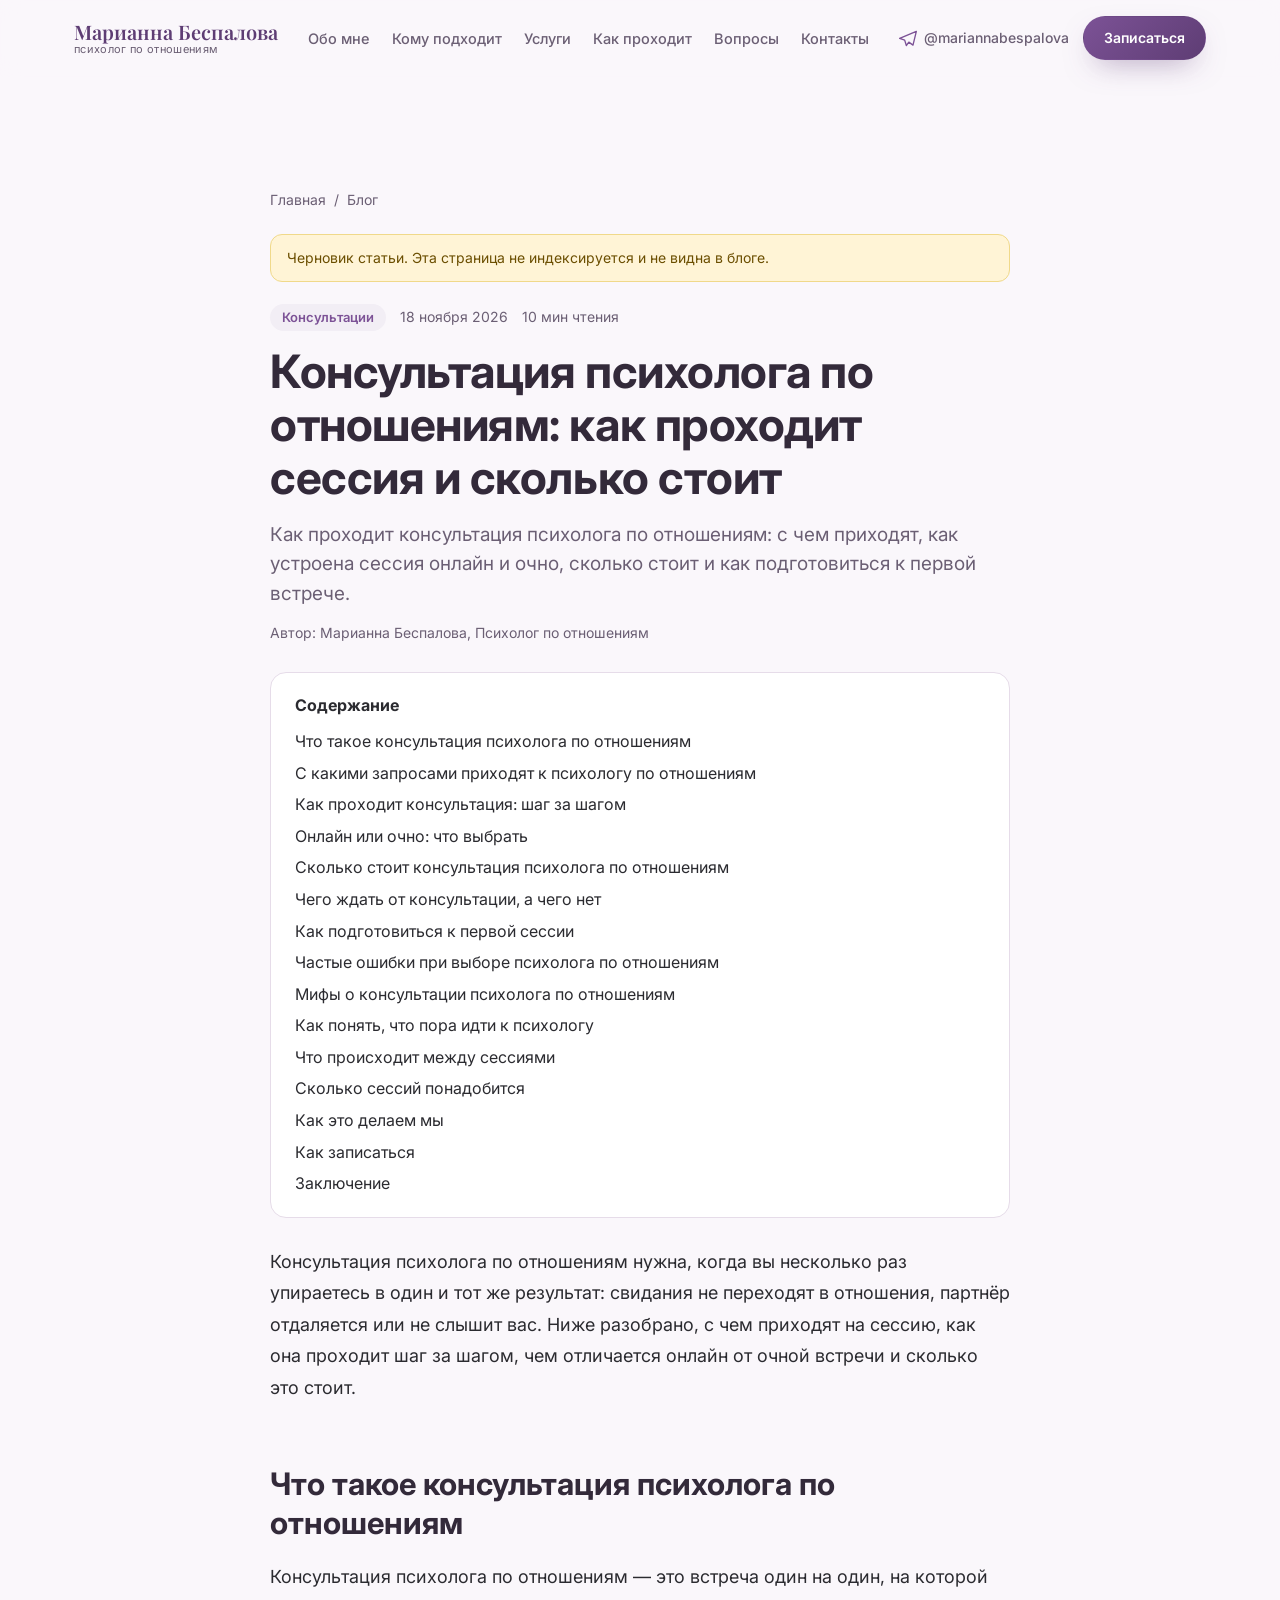
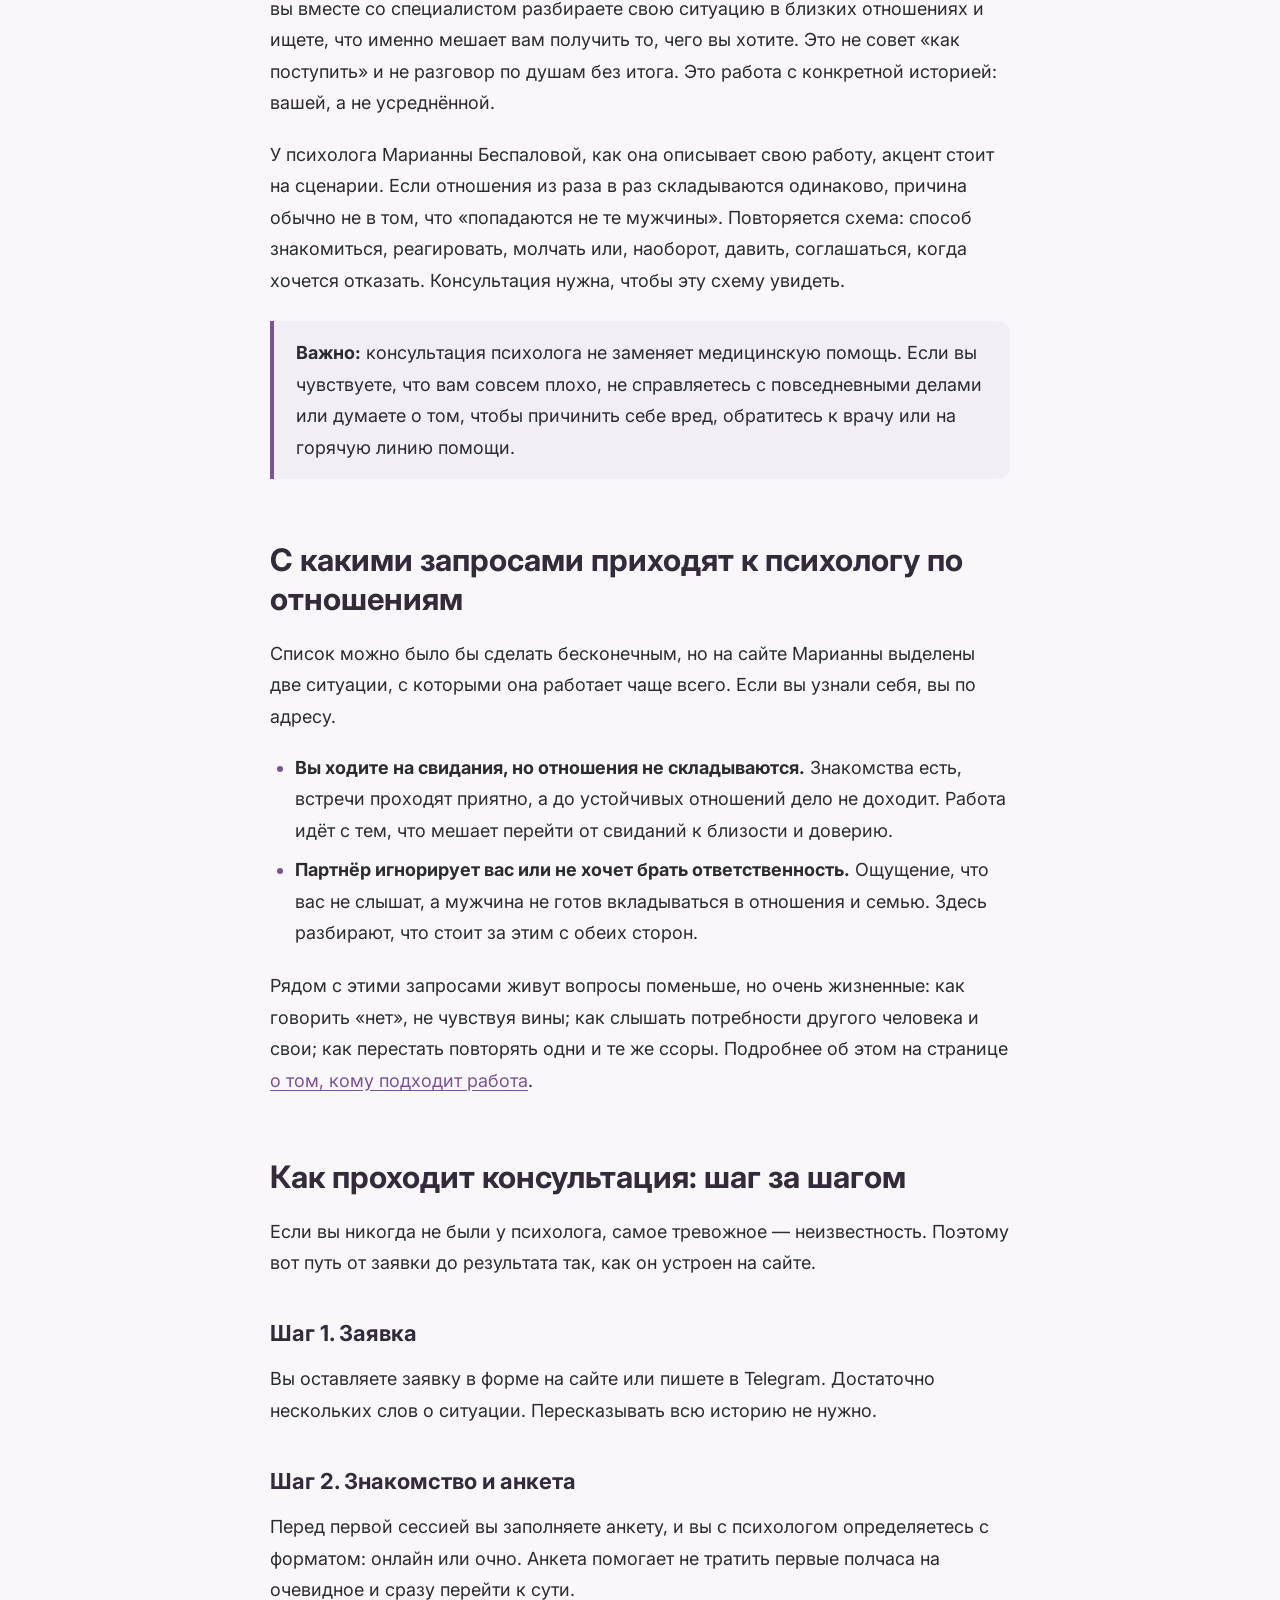
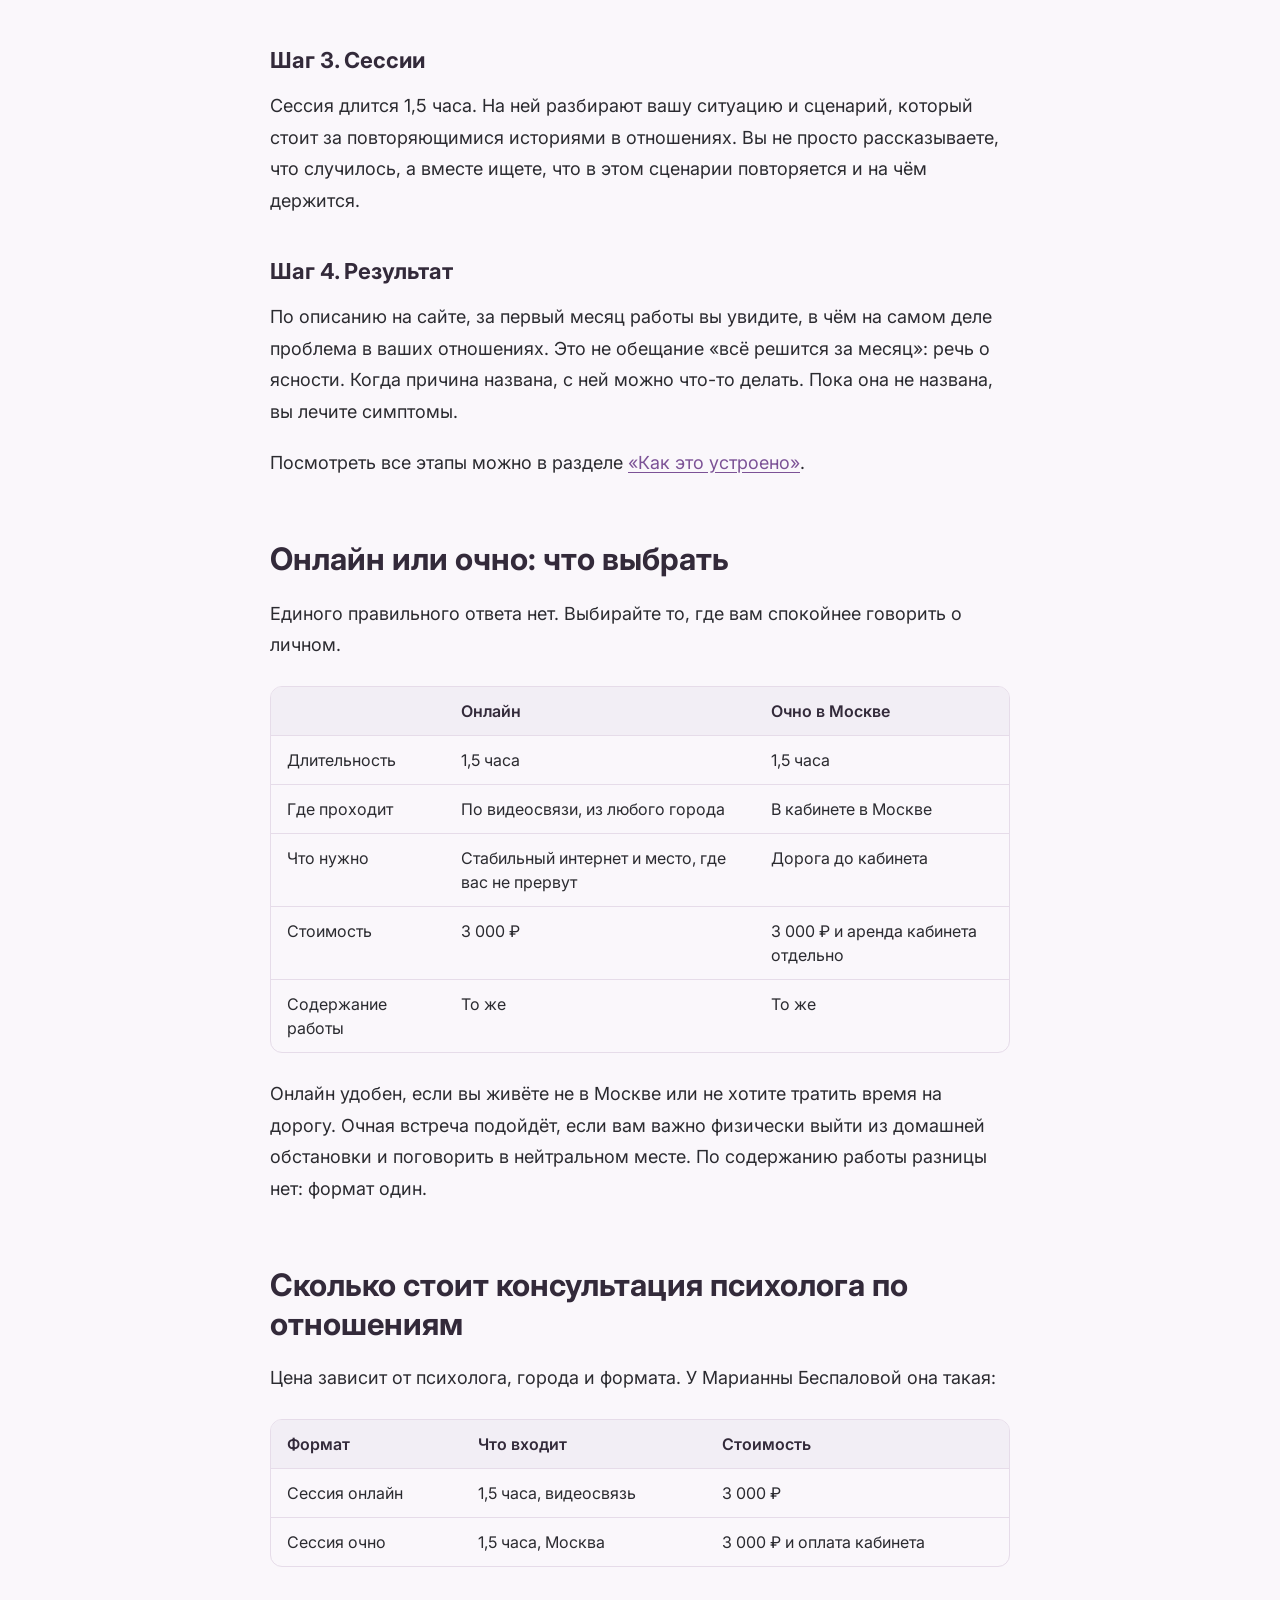
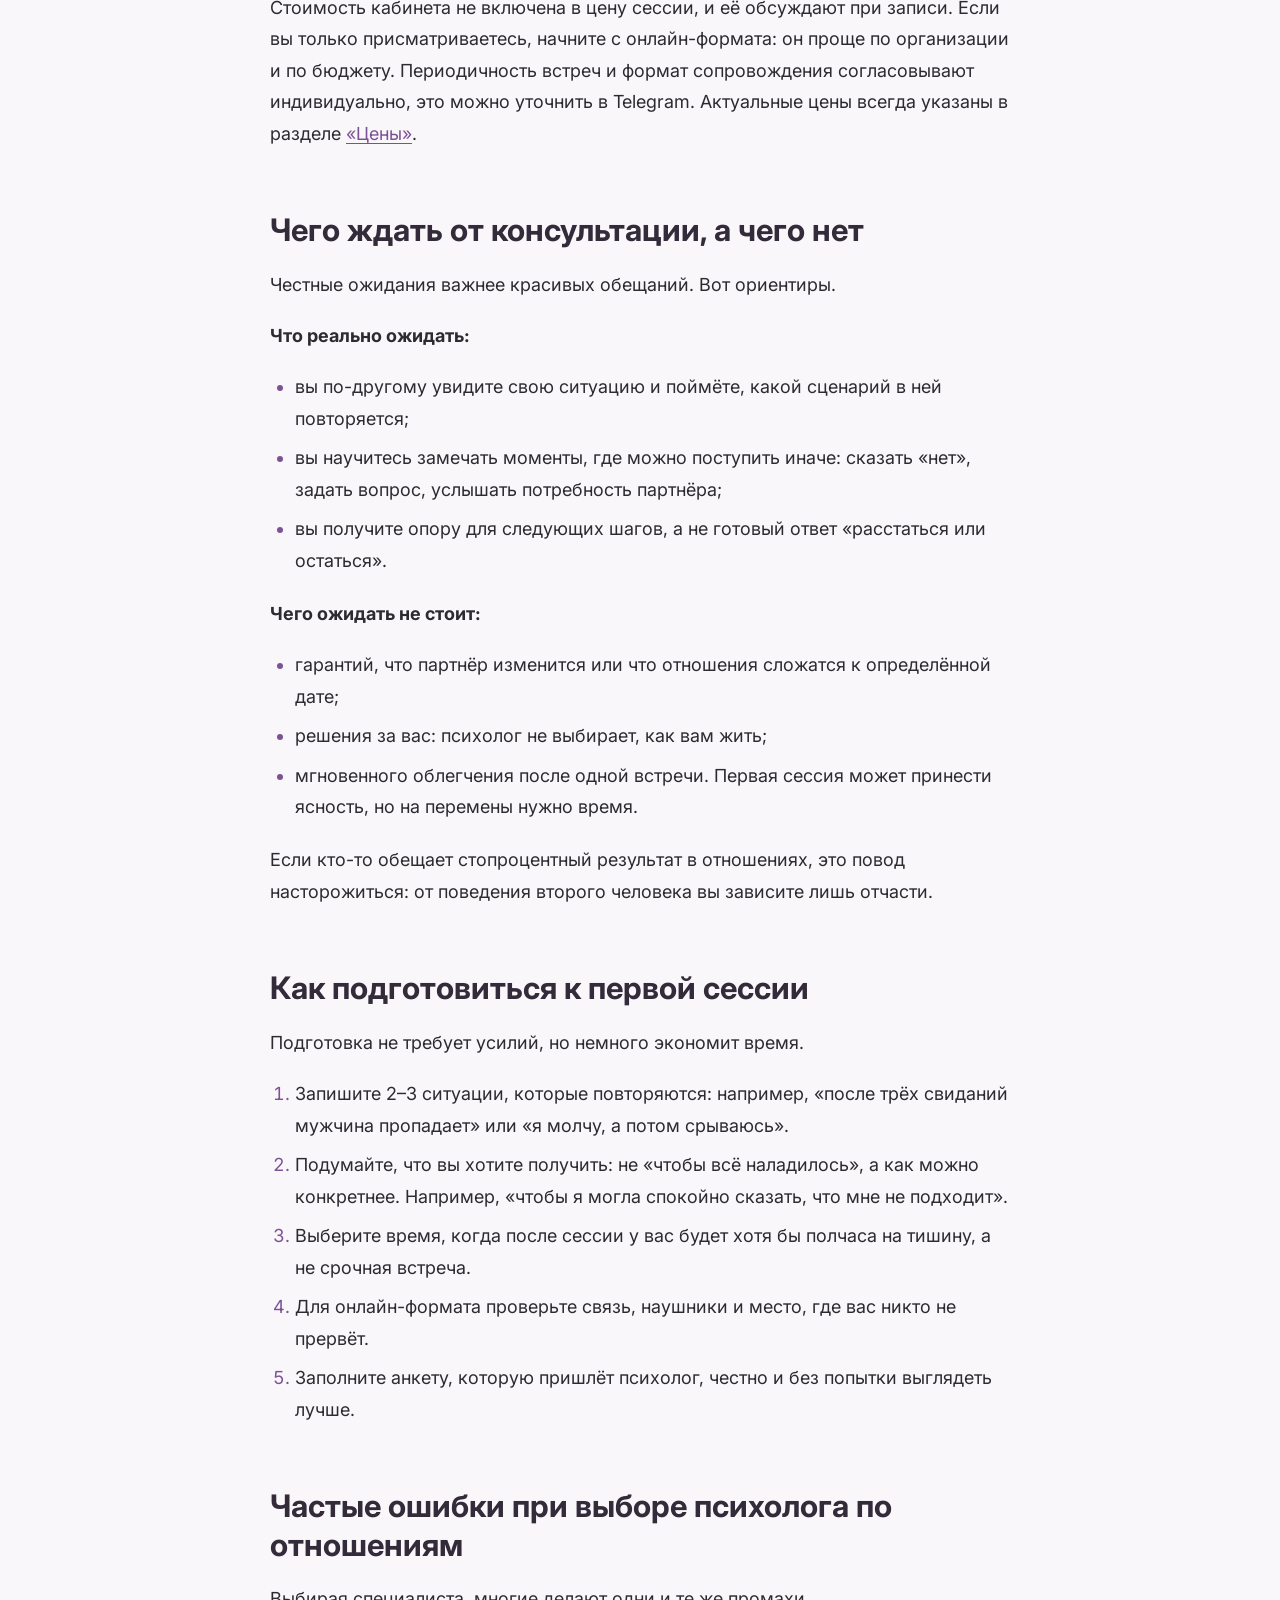
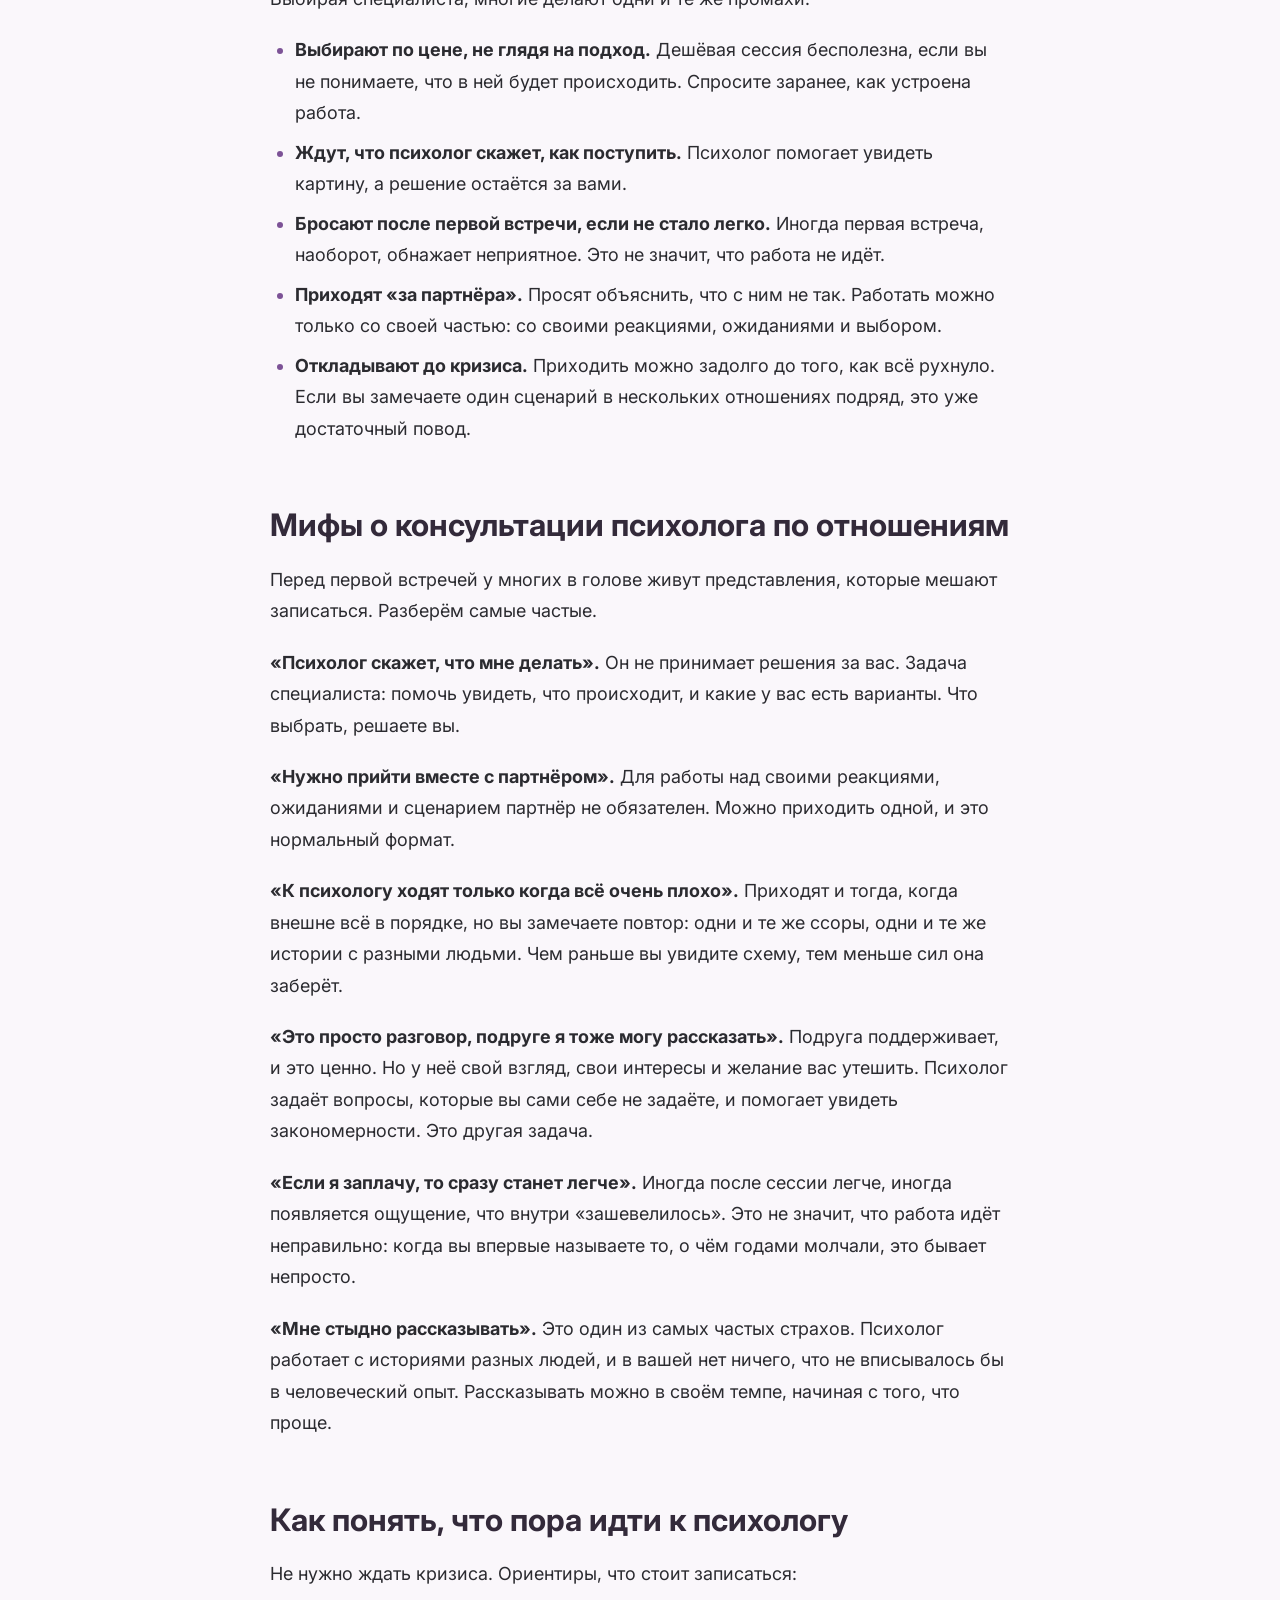
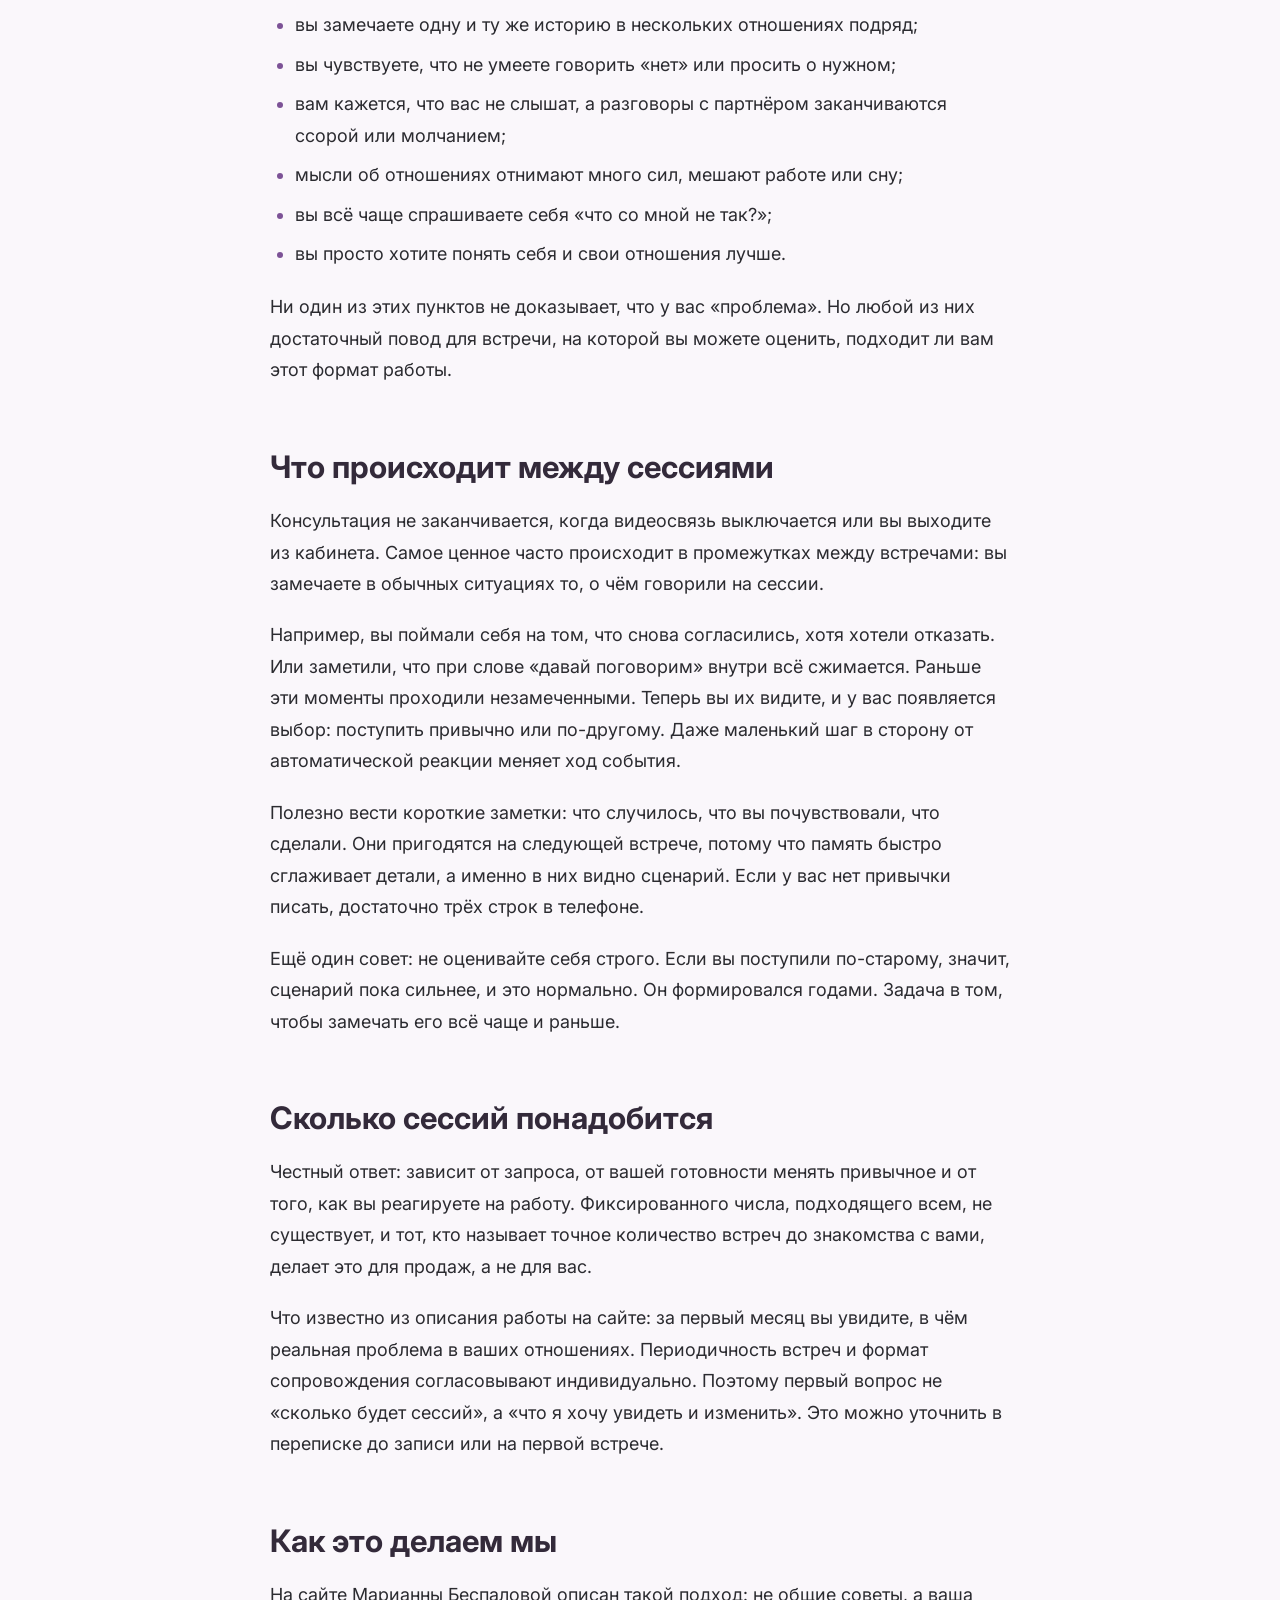
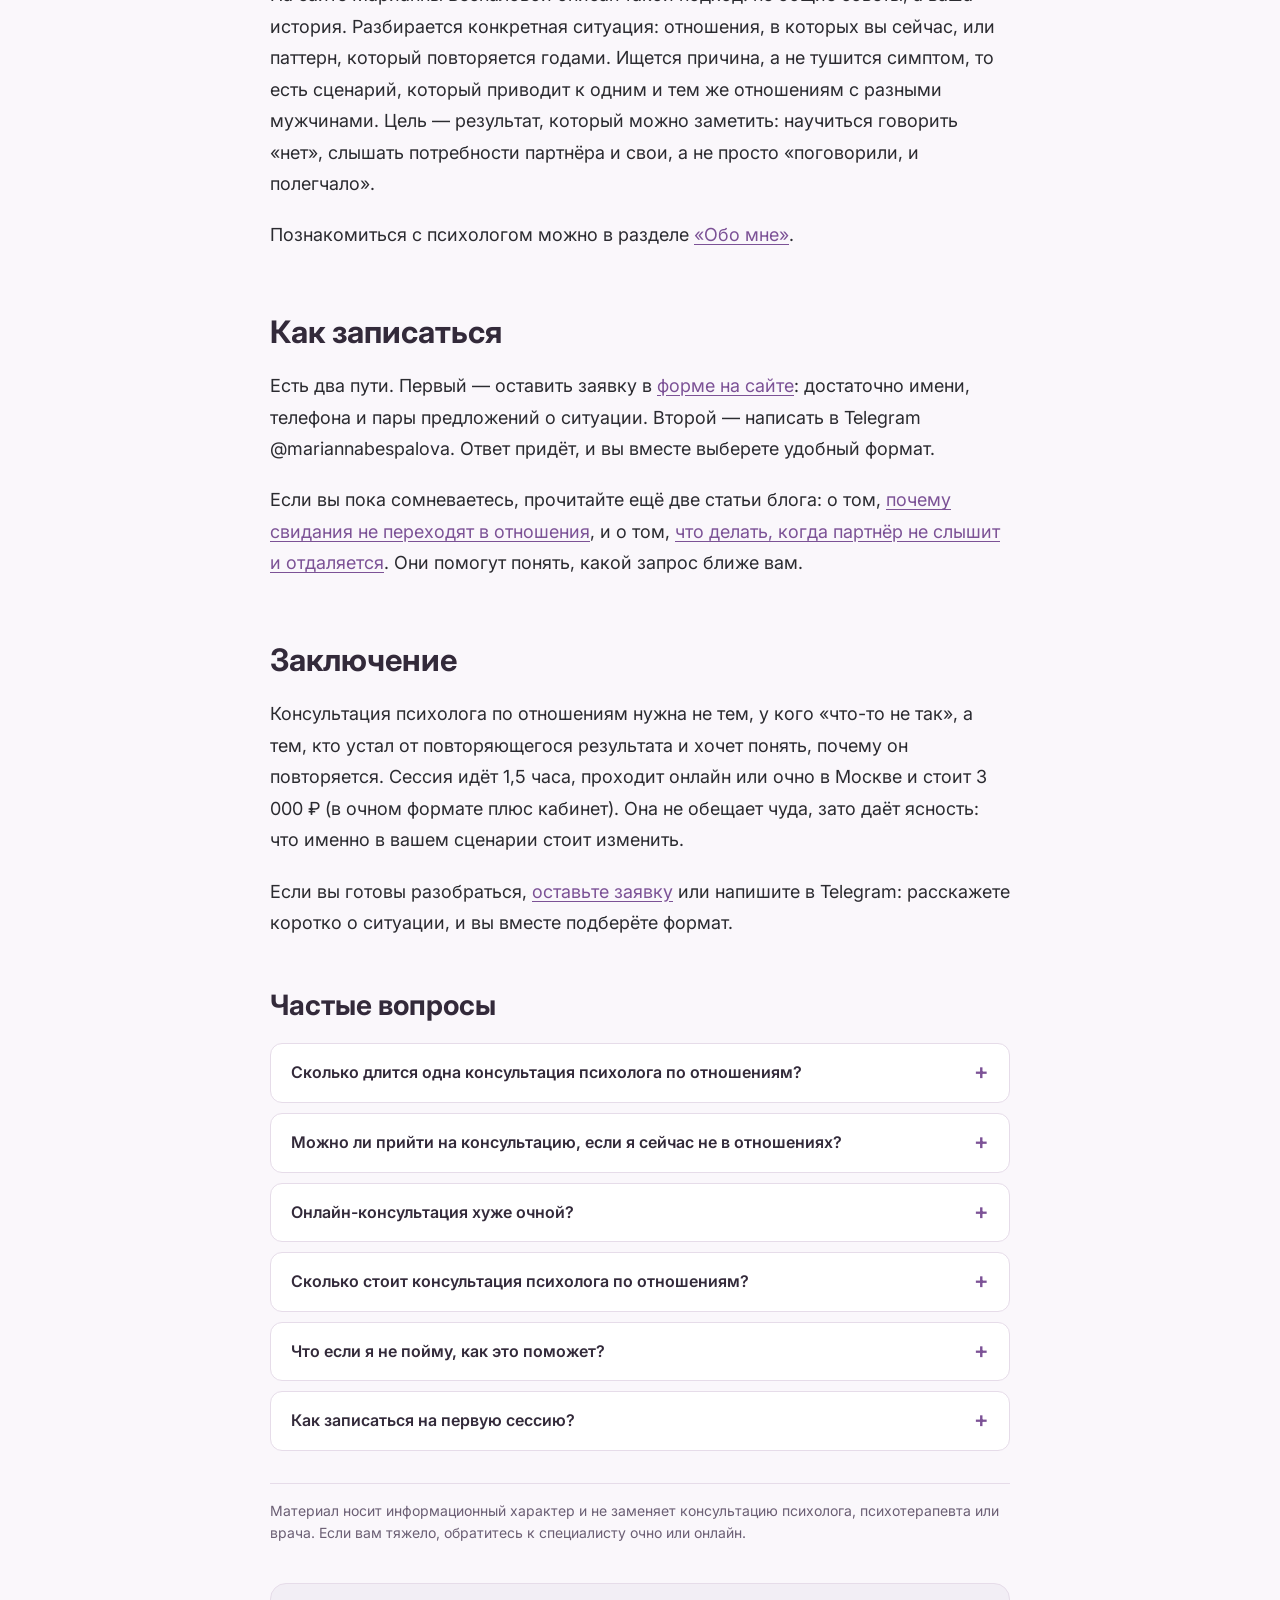
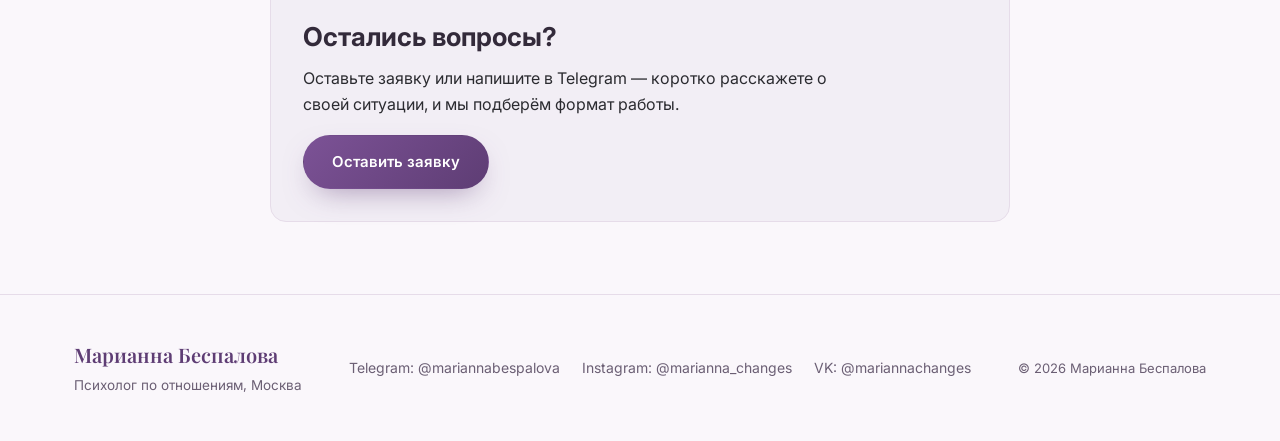
<file: blog/preview/c4fb303c7f28/konsultaciya-psihologa-po-otnosheniyam/index.html>
<!DOCTYPE html>
<html lang="ru">
<head>
<meta charset="UTF-8">
<meta name="viewport" content="width=device-width, initial-scale=1.0">
<title>Консультация психолога по отношениям: как проходит</title>
<meta name="description" content="Как проходит консультация психолога по отношениям: с чем приходят, как устроена сессия онлайн и очно, сколько стоит и как подготовиться к первой встрече.">
<link rel="canonical" href="https://bespalovamarianna.ru/blog/konsultaciya-psihologa-po-otnosheniyam/">
<meta name="robots" content="noindex, nofollow">
<meta property="og:type" content="article">
<meta property="og:title" content="Консультация психолога по отношениям: как проходит">
<meta property="og:description" content="Как проходит консультация психолога по отношениям: с чем приходят, как устроена сессия онлайн и очно, сколько стоит и как подготовиться к первой встрече.">
<meta property="og:url" content="https://bespalovamarianna.ru/blog/konsultaciya-psihologa-po-otnosheniyam/">
<meta property="og:locale" content="ru_RU">

<link rel="alternate" type="application/rss+xml" title="Марианна Беспалова — блог" href="https://bespalovamarianna.ru/feed.xml">

<link rel="preconnect" href="https://fonts.googleapis.com">
<link rel="preconnect" href="https://fonts.gstatic.com" crossorigin>
<link href="https://fonts.googleapis.com/css2?family=Playfair+Display:wght@500;600;700&family=Inter:wght@400;500;600;700;800&display=swap" rel="stylesheet">
<link rel="stylesheet" href="/styles.css">
<link rel="stylesheet" href="/blog/blog.css">
<link rel="stylesheet" href="/blog/blog.css">

</head>
<body class="b-page">
<header class="header" id="header">
  <div class="container header__inner">
    <a href="/#top" class="logo">
      <span class="logo__main">Марианна Беспалова</span>
      <span class="logo__suffix">психолог по отношениям</span>
    </a>
    <nav class="nav" id="nav">
      <a href="/#about">Обо мне</a>
      <a href="/#for-whom">Кому подходит</a>
      <a href="/#services">Услуги</a>
      <a href="/#process">Как проходит</a>
      <a href="/#faq">Вопросы</a>
      <a href="/#contact">Контакты</a>
    <!-- BLOGNAV:START --><!-- BLOGNAV:END --></nav>
    <div class="header__actions">
      <a href="https://t.me/mariannabespalova" target="_blank" rel="noopener" class="header__tg">
        <svg width="20" height="20" viewBox="0 0 24 24" fill="none"><path d="M22 4L2 12.5l6 2 2 6.5 3-4 5 3.5L22 4z" stroke="currentColor" stroke-width="1.6" stroke-linejoin="round"/></svg>
        <span>@mariannabespalova</span>
      </a>
      <a href="/#form" class="btn btn--primary btn--sm">Записаться</a>
    </div>
    <button class="burger" id="burger" aria-label="Меню">
      <span></span><span></span><span></span>
    </button>
  </div>
</header>
<main class="blog">

<article class="b-article">
  <nav class="b-crumbs" aria-label="Хлебные крошки"><a href="/">Главная</a><span>/</span><a href="/blog/">Блог</a></nav>
  <div class="b-preview">Черновик статьи. Эта страница не индексируется и не видна в блоге.</div>
  <header class="b-head">
    <div class="b-meta"><span class="b-chip">Консультации</span><time datetime="2026-11-18">18 ноября 2026</time><span>10 мин чтения</span></div>
    <h1>Консультация психолога по отношениям: как проходит сессия и сколько стоит</h1>
    <p class="b-lead">Как проходит консультация психолога по отношениям: с чем приходят, как устроена сессия онлайн и очно, сколько стоит и как подготовиться к первой встрече.</p>
    <p class="b-author">Автор: Марианна Беспалова, Психолог по отношениям</p>
  </header>
  
  <nav class="b-toc" aria-label="Содержание"><strong>Содержание</strong><ol><li><a href="#chto-takoe-konsultaciya-psihologa-po-otnosheniyam">Что такое консультация психолога по отношениям</a></li><li><a href="#s-kakimi-zaprosami-prihodyat-k-psihologu-po-otnosheniyam">С какими запросами приходят к психологу по отношениям</a></li><li><a href="#kak-prohodit-konsultaciya-shag-za-shagom">Как проходит консультация: шаг за шагом</a></li><li><a href="#onlayn-ili-ochno-chto-vybrat">Онлайн или очно: что выбрать</a></li><li><a href="#skolko-stoit-konsultaciya-psihologa-po-otnosheniyam">Сколько стоит консультация психолога по отношениям</a></li><li><a href="#chego-zhdat-ot-konsultacii-a-chego-net">Чего ждать от консультации, а чего нет</a></li><li><a href="#kak-podgotovitsya-k-pervoy-sessii">Как подготовиться к первой сессии</a></li><li><a href="#chastye-oshibki-pri-vybore-psihologa-po-otnosheniyam">Частые ошибки при выборе психолога по отношениям</a></li><li><a href="#mify-o-konsultacii-psihologa-po-otnosheniyam">Мифы о консультации психолога по отношениям</a></li><li><a href="#kak-ponyat-chto-pora-idti-k-psihologu">Как понять, что пора идти к психологу</a></li><li><a href="#chto-proishodit-mezhdu-sessiyami">Что происходит между сессиями</a></li><li><a href="#skolko-sessiy-ponadobitsya">Сколько сессий понадобится</a></li><li><a href="#kak-eto-delaem-my">Как это делаем мы</a></li><li><a href="#kak-zapisatsya">Как записаться</a></li><li><a href="#zaklyuchenie">Заключение</a></li></ol></nav>
  <div class="b-content"><p>Консультация психолога по отношениям нужна, когда вы несколько раз упираетесь в один и тот же результат: свидания не переходят в отношения, партнёр отдаляется или не слышит вас. Ниже разобрано, с чем приходят на сессию, как она проходит шаг за шагом, чем отличается онлайн от очной встречи и сколько это стоит.</p>
<h2 id="chto-takoe-konsultaciya-psihologa-po-otnosheniyam">Что такое консультация психолога по отношениям</h2>
<p>Консультация психолога по отношениям — это встреча один на один, на которой вы вместе со специалистом разбираете свою ситуацию в близких отношениях и ищете, что именно мешает вам получить то, чего вы хотите. Это не совет «как поступить» и не разговор по душам без итога. Это работа с конкретной историей: вашей, а не усреднённой.</p>
<p>У психолога Марианны Беспаловой, как она описывает свою работу, акцент стоит на сценарии. Если отношения из раза в раз складываются одинаково, причина обычно не в том, что «попадаются не те мужчины». Повторяется схема: способ знакомиться, реагировать, молчать или, наоборот, давить, соглашаться, когда хочется отказать. Консультация нужна, чтобы эту схему увидеть.</p>
<blockquote><p><strong>Важно:</strong> консультация психолога не заменяет медицинскую помощь. Если вы чувствуете, что вам совсем плохо, не справляетесь с повседневными делами или думаете о том, чтобы причинить себе вред, обратитесь к врачу или на горячую линию помощи.</p></blockquote>
<h2 id="s-kakimi-zaprosami-prihodyat-k-psihologu-po-otnosheniyam">С какими запросами приходят к психологу по отношениям</h2>
<p>Список можно было бы сделать бесконечным, но на сайте Марианны выделены две ситуации, с которыми она работает чаще всего. Если вы узнали себя, вы по адресу.</p>
<ul><li><strong>Вы ходите на свидания, но отношения не складываются.</strong> Знакомства есть, встречи проходят приятно, а до устойчивых отношений дело не доходит. Работа идёт с тем, что мешает перейти от свиданий к близости и доверию.</li><li><strong>Партнёр игнорирует вас или не хочет брать ответственность.</strong> Ощущение, что вас не слышат, а мужчина не готов вкладываться в отношения и семью. Здесь разбирают, что стоит за этим с обеих сторон.</li></ul>
<p>Рядом с этими запросами живут вопросы поменьше, но очень жизненные: как говорить «нет», не чувствуя вины; как слышать потребности другого человека и свои; как перестать повторять одни и те же ссоры. Подробнее об этом на странице <a href="/#for-whom">о том, кому подходит работа</a>.</p>
<h2 id="kak-prohodit-konsultaciya-shag-za-shagom">Как проходит консультация: шаг за шагом</h2>
<p>Если вы никогда не были у психолога, самое тревожное — неизвестность. Поэтому вот путь от заявки до результата так, как он устроен на сайте.</p>
<h3 id="shag-1-zayavka">Шаг 1. Заявка</h3>
<p>Вы оставляете заявку в форме на сайте или пишете в Telegram. Достаточно нескольких слов о ситуации. Пересказывать всю историю не нужно.</p>
<h3 id="shag-2-znakomstvo-i-anketa">Шаг 2. Знакомство и анкета</h3>
<p>Перед первой сессией вы заполняете анкету, и вы с психологом определяетесь с форматом: онлайн или очно. Анкета помогает не тратить первые полчаса на очевидное и сразу перейти к сути.</p>
<h3 id="shag-3-sessii">Шаг 3. Сессии</h3>
<p>Сессия длится 1,5 часа. На ней разбирают вашу ситуацию и сценарий, который стоит за повторяющимися историями в отношениях. Вы не просто рассказываете, что случилось, а вместе ищете, что в этом сценарии повторяется и на чём держится.</p>
<h3 id="shag-4-rezultat">Шаг 4. Результат</h3>
<p>По описанию на сайте, за первый месяц работы вы увидите, в чём на самом деле проблема в ваших отношениях. Это не обещание «всё решится за месяц»: речь о ясности. Когда причина названа, с ней можно что-то делать. Пока она не названа, вы лечите симптомы.</p>
<p>Посмотреть все этапы можно в разделе <a href="/#process">«Как это устроено»</a>.</p>
<h2 id="onlayn-ili-ochno-chto-vybrat">Онлайн или очно: что выбрать</h2>
<p>Единого правильного ответа нет. Выбирайте то, где вам спокойнее говорить о личном.</p>
<div class="b-table"><table><thead><tr><th></th><th>Онлайн</th><th>Очно в Москве</th></tr></thead><tbody><tr><td>Длительность</td><td>1,5 часа</td><td>1,5 часа</td></tr><tr><td>Где проходит</td><td>По видеосвязи, из любого города</td><td>В кабинете в Москве</td></tr><tr><td>Что нужно</td><td>Стабильный интернет и место, где вас не прервут</td><td>Дорога до кабинета</td></tr><tr><td>Стоимость</td><td>3 000 ₽</td><td>3 000 ₽ и аренда кабинета отдельно</td></tr><tr><td>Содержание работы</td><td>То же</td><td>То же</td></tr></tbody></table></div>
<p>Онлайн удобен, если вы живёте не в Москве или не хотите тратить время на дорогу. Очная встреча подойдёт, если вам важно физически выйти из домашней обстановки и поговорить в нейтральном месте. По содержанию работы разницы нет: формат один.</p>
<h2 id="skolko-stoit-konsultaciya-psihologa-po-otnosheniyam">Сколько стоит консультация психолога по отношениям</h2>
<p>Цена зависит от психолога, города и формата. У Марианны Беспаловой она такая:</p>
<div class="b-table"><table><thead><tr><th>Формат</th><th>Что входит</th><th>Стоимость</th></tr></thead><tbody><tr><td>Сессия онлайн</td><td>1,5 часа, видеосвязь</td><td>3 000 ₽</td></tr><tr><td>Сессия очно</td><td>1,5 часа, Москва</td><td>3 000 ₽ и оплата кабинета</td></tr></tbody></table></div>
<p>Стоимость кабинета не включена в цену сессии, и её обсуждают при записи. Если вы только присматриваетесь, начните с онлайн-формата: он проще по организации и по бюджету. Периодичность встреч и формат сопровождения согласовывают индивидуально, это можно уточнить в Telegram. Актуальные цены всегда указаны в разделе <a href="/#price">«Цены»</a>.</p>
<h2 id="chego-zhdat-ot-konsultacii-a-chego-net">Чего ждать от консультации, а чего нет</h2>
<p>Честные ожидания важнее красивых обещаний. Вот ориентиры.</p>
<p><strong>Что реально ожидать:</strong></p>
<ul><li>вы по-другому увидите свою ситуацию и поймёте, какой сценарий в ней повторяется;</li><li>вы научитесь замечать моменты, где можно поступить иначе: сказать «нет», задать вопрос, услышать потребность партнёра;</li><li>вы получите опору для следующих шагов, а не готовый ответ «расстаться или остаться».</li></ul>
<p><strong>Чего ожидать не стоит:</strong></p>
<ul><li>гарантий, что партнёр изменится или что отношения сложатся к определённой дате;</li><li>решения за вас: психолог не выбирает, как вам жить;</li><li>мгновенного облегчения после одной встречи. Первая сессия может принести ясность, но на перемены нужно время.</li></ul>
<p>Если кто-то обещает стопроцентный результат в отношениях, это повод насторожиться: от поведения второго человека вы зависите лишь отчасти.</p>
<h2 id="kak-podgotovitsya-k-pervoy-sessii">Как подготовиться к первой сессии</h2>
<p>Подготовка не требует усилий, но немного экономит время.</p>
<ol><li>Запишите 2–3 ситуации, которые повторяются: например, «после трёх свиданий мужчина пропадает» или «я молчу, а потом срываюсь».</li><li>Подумайте, что вы хотите получить: не «чтобы всё наладилось», а как можно конкретнее. Например, «чтобы я могла спокойно сказать, что мне не подходит».</li><li>Выберите время, когда после сессии у вас будет хотя бы полчаса на тишину, а не срочная встреча.</li><li>Для онлайн-формата проверьте связь, наушники и место, где вас никто не прервёт.</li><li>Заполните анкету, которую пришлёт психолог, честно и без попытки выглядеть лучше.</li></ol>
<h2 id="chastye-oshibki-pri-vybore-psihologa-po-otnosheniyam">Частые ошибки при выборе психолога по отношениям</h2>
<p>Выбирая специалиста, многие делают одни и те же промахи.</p>
<ul><li><strong>Выбирают по цене, не глядя на подход.</strong> Дешёвая сессия бесполезна, если вы не понимаете, что в ней будет происходить. Спросите заранее, как устроена работа.</li><li><strong>Ждут, что психолог скажет, как поступить.</strong> Психолог помогает увидеть картину, а решение остаётся за вами.</li><li><strong>Бросают после первой встречи, если не стало легко.</strong> Иногда первая встреча, наоборот, обнажает неприятное. Это не значит, что работа не идёт.</li><li><strong>Приходят «за партнёра».</strong> Просят объяснить, что с ним не так. Работать можно только со своей частью: со своими реакциями, ожиданиями и выбором.</li><li><strong>Откладывают до кризиса.</strong> Приходить можно задолго до того, как всё рухнуло. Если вы замечаете один сценарий в нескольких отношениях подряд, это уже достаточный повод.</li></ul>
<h2 id="mify-o-konsultacii-psihologa-po-otnosheniyam">Мифы о консультации психолога по отношениям</h2>
<p>Перед первой встречей у многих в голове живут представления, которые мешают записаться. Разберём самые частые.</p>
<p><strong>«Психолог скажет, что мне делать».</strong> Он не принимает решения за вас. Задача специалиста: помочь увидеть, что происходит, и какие у вас есть варианты. Что выбрать, решаете вы.</p>
<p><strong>«Нужно прийти вместе с партнёром».</strong> Для работы над своими реакциями, ожиданиями и сценарием партнёр не обязателен. Можно приходить одной, и это нормальный формат.</p>
<p><strong>«К психологу ходят только когда всё очень плохо».</strong> Приходят и тогда, когда внешне всё в порядке, но вы замечаете повтор: одни и те же ссоры, одни и те же истории с разными людьми. Чем раньше вы увидите схему, тем меньше сил она заберёт.</p>
<p><strong>«Это просто разговор, подруге я тоже могу рассказать».</strong> Подруга поддерживает, и это ценно. Но у неё свой взгляд, свои интересы и желание вас утешить. Психолог задаёт вопросы, которые вы сами себе не задаёте, и помогает увидеть закономерности. Это другая задача.</p>
<p><strong>«Если я заплачу, то сразу станет легче».</strong> Иногда после сессии легче, иногда появляется ощущение, что внутри «зашевелилось». Это не значит, что работа идёт неправильно: когда вы впервые называете то, о чём годами молчали, это бывает непросто.</p>
<p><strong>«Мне стыдно рассказывать».</strong> Это один из самых частых страхов. Психолог работает с историями разных людей, и в вашей нет ничего, что не вписывалось бы в человеческий опыт. Рассказывать можно в своём темпе, начиная с того, что проще.</p>
<h2 id="kak-ponyat-chto-pora-idti-k-psihologu">Как понять, что пора идти к психологу</h2>
<p>Не нужно ждать кризиса. Ориентиры, что стоит записаться:</p>
<ul><li>вы замечаете одну и ту же историю в нескольких отношениях подряд;</li><li>вы чувствуете, что не умеете говорить «нет» или просить о нужном;</li><li>вам кажется, что вас не слышат, а разговоры с партнёром заканчиваются ссорой или молчанием;</li><li>мысли об отношениях отнимают много сил, мешают работе или сну;</li><li>вы всё чаще спрашиваете себя «что со мной не так?»;</li><li>вы просто хотите понять себя и свои отношения лучше.</li></ul>
<p>Ни один из этих пунктов не доказывает, что у вас «проблема». Но любой из них достаточный повод для встречи, на которой вы можете оценить, подходит ли вам этот формат работы.</p>
<h2 id="chto-proishodit-mezhdu-sessiyami">Что происходит между сессиями</h2>
<p>Консультация не заканчивается, когда видеосвязь выключается или вы выходите из кабинета. Самое ценное часто происходит в промежутках между встречами: вы замечаете в обычных ситуациях то, о чём говорили на сессии.</p>
<p>Например, вы поймали себя на том, что снова согласились, хотя хотели отказать. Или заметили, что при слове «давай поговорим» внутри всё сжимается. Раньше эти моменты проходили незамеченными. Теперь вы их видите, и у вас появляется выбор: поступить привычно или по-другому. Даже маленький шаг в сторону от автоматической реакции меняет ход события.</p>
<p>Полезно вести короткие заметки: что случилось, что вы почувствовали, что сделали. Они пригодятся на следующей встрече, потому что память быстро сглаживает детали, а именно в них видно сценарий. Если у вас нет привычки писать, достаточно трёх строк в телефоне.</p>
<p>Ещё один совет: не оценивайте себя строго. Если вы поступили по-старому, значит, сценарий пока сильнее, и это нормально. Он формировался годами. Задача в том, чтобы замечать его всё чаще и раньше.</p>
<h2 id="skolko-sessiy-ponadobitsya">Сколько сессий понадобится</h2>
<p>Честный ответ: зависит от запроса, от вашей готовности менять привычное и от того, как вы реагируете на работу. Фиксированного числа, подходящего всем, не существует, и тот, кто называет точное количество встреч до знакомства с вами, делает это для продаж, а не для вас.</p>
<p>Что известно из описания работы на сайте: за первый месяц вы увидите, в чём реальная проблема в ваших отношениях. Периодичность встреч и формат сопровождения согласовывают индивидуально. Поэтому первый вопрос не «сколько будет сессий», а «что я хочу увидеть и изменить». Это можно уточнить в переписке до записи или на первой встрече.</p>
<h2 id="kak-eto-delaem-my">Как это делаем мы</h2>
<p>На сайте Марианны Беспаловой описан такой подход: не общие советы, а ваша история. Разбирается конкретная ситуация: отношения, в которых вы сейчас, или паттерн, который повторяется годами. Ищется причина, а не тушится симптом, то есть сценарий, который приводит к одним и тем же отношениям с разными мужчинами. Цель — результат, который можно заметить: научиться говорить «нет», слышать потребности партнёра и свои, а не просто «поговорили, и полегчало».</p>
<p>Познакомиться с психологом можно в разделе <a href="/#about">«Обо мне»</a>.</p>
<h2 id="kak-zapisatsya">Как записаться</h2>
<p>Есть два пути. Первый — оставить заявку в <a href="/#contact">форме на сайте</a>: достаточно имени, телефона и пары предложений о ситуации. Второй — написать в Telegram @mariannabespalova. Ответ придёт, и вы вместе выберете удобный формат.</p>
<p>Если вы пока сомневаетесь, прочитайте ещё две статьи блога: о том, <a href="/blog/svidaniya-ne-perehodyat-v-otnosheniya/">почему свидания не переходят в отношения</a>, и о том, <a href="/blog/partner-ne-slyshit-i-otdalyaetsya/">что делать, когда партнёр не слышит и отдаляется</a>. Они помогут понять, какой запрос ближе вам.</p>
<h2 id="zaklyuchenie">Заключение</h2>
<p>Консультация психолога по отношениям нужна не тем, у кого «что-то не так», а тем, кто устал от повторяющегося результата и хочет понять, почему он повторяется. Сессия идёт 1,5 часа, проходит онлайн или очно в Москве и стоит 3 000 ₽ (в очном формате плюс кабинет). Она не обещает чуда, зато даёт ясность: что именно в вашем сценарии стоит изменить.</p>
<p>Если вы готовы разобраться, <a href="/#contact">оставьте заявку</a> или напишите в Telegram: расскажете коротко о ситуации, и вы вместе подберёте формат.</p></div>
  <section class="b-faq"><h2>Частые вопросы</h2><details><summary>Сколько длится одна консультация психолога по отношениям?</summary><p>У Марианны Беспаловой сессия длится 1,5 часа, и в онлайн-, и в офлайн-формате. Этого времени хватает, чтобы не торопиться: рассказать ситуацию, задать вопросы и увидеть, что за ней стоит.</p></details><details><summary>Можно ли прийти на консультацию, если я сейчас не в отношениях?</summary><p>Да. Если свидания не переходят в отношения, на сессии разбирают сценарий, в котором это повторяется, и то, что в нём стоит изменить. Партнёр для этого не обязателен.</p></details><details><summary>Онлайн-консультация хуже очной?</summary><p>По содержанию формат тот же. Онлайн проходит по видеосвязи из любого города, очно сессия проходит в кабинете в Москве. Выбирайте то, что удобнее вам.</p></details><details><summary>Сколько стоит консультация психолога по отношениям?</summary><p>Сессия онлайн стоит 3 000 ₽ за 1,5 часа. Очная сессия в Москве стоит 3 000 ₽, и отдельно оплачивается аренда кабинета, сумму обсуждают при записи.</p></details><details><summary>Что если я не пойму, как это поможет?</summary><p>Это частое сомнение. Сессия не сводится к разговору по душам: ищут конкретный сценарий, который повторяется в ваших отношениях, и работают именно с ним.</p></details><details><summary>Как записаться на первую сессию?</summary><p>Оставьте заявку на сайте или напишите в Telegram @mariannabespalova. Перед первой встречей вы заполните анкету и выберете формат: онлайн или очно.</p></details></section>
  <p class="b-disclaimer">Материал носит информационный характер и не заменяет консультацию психолога, психотерапевта или врача. Если вам тяжело, обратитесь к специалисту очно или онлайн.</p>
  <aside class="b-cta"><h2>Остались вопросы?</h2><p>Оставьте заявку или напишите в Telegram — коротко расскажете о своей ситуации, и мы подберём формат работы.</p><a class="btn btn--primary b-cta__btn" href="/#contact">Оставить заявку</a></aside>
</article>

</main>
<footer class="footer" id="contact">
  <div class="container footer__inner">
    <div class="footer__brand">
      <span class="logo__main">Марианна Беспалова</span>
      <p>Психолог по отношениям, Москва</p>
    </div>
    <div class="footer__links">
      <a href="https://t.me/mariannabespalova" target="_blank" rel="noopener">Telegram: @mariannabespalova</a>
      <a href="https://instagram.com/marianna_changes" target="_blank" rel="noopener">Instagram: @marianna_changes</a>
      <a href="https://vk.ru/mariannachanges" target="_blank" rel="noopener">VK: @mariannachanges</a>
    </div>
    <div class="footer__copy">
      <span>© <span id="year"></span> Марианна Беспалова</span>
    </div>
  </div>
</footer>
<script src="/script.js" defer></script>

</body>
</html>
</file>
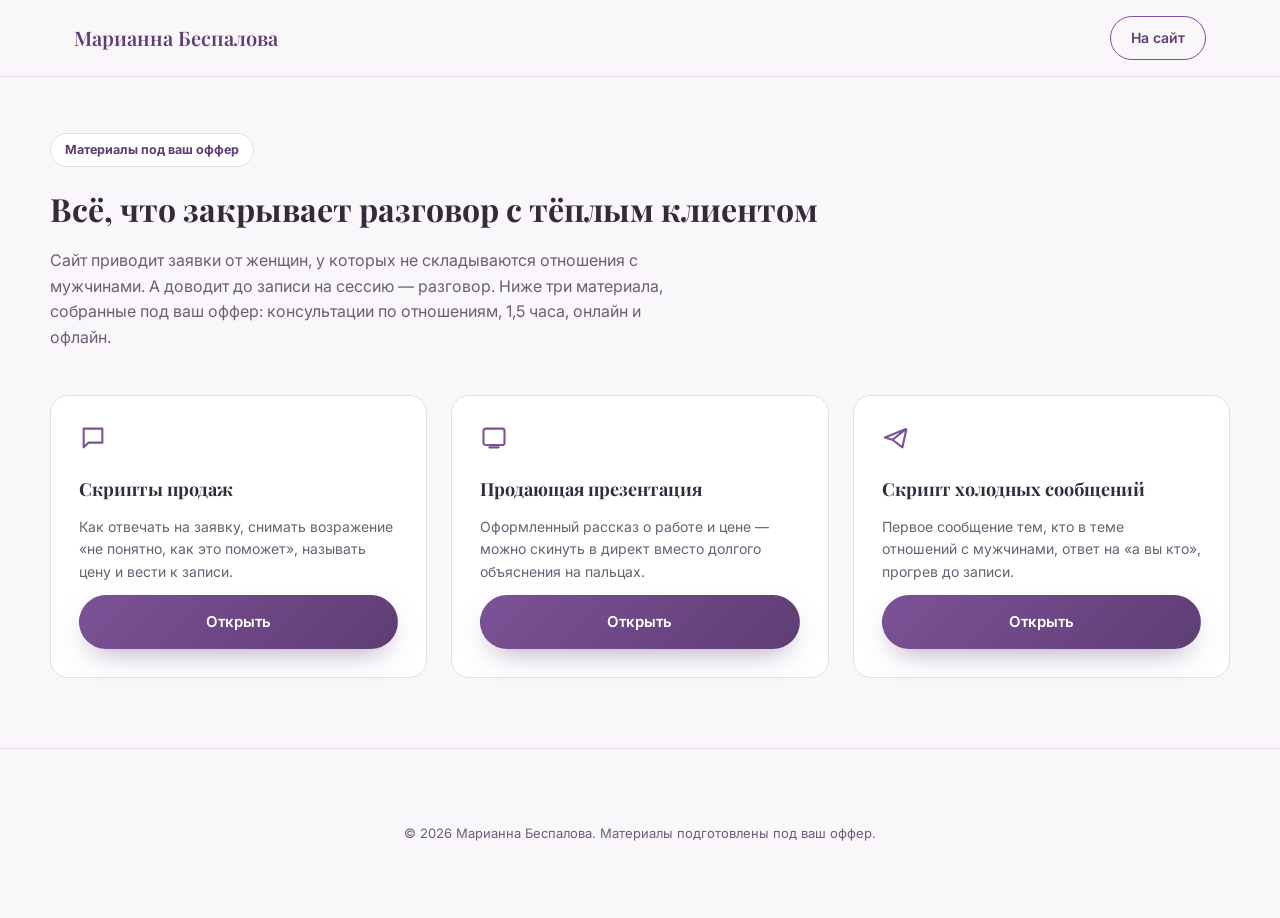
<file: materials.html>
<!DOCTYPE html>
<html lang="ru">
<head>
<meta charset="UTF-8">
<meta name="viewport" content="width=device-width, initial-scale=1.0">
<title>Материалы под ваш оффер — Марианна Беспалова</title>
<link rel="preconnect" href="https://fonts.googleapis.com">
<link rel="preconnect" href="https://fonts.gstatic.com" crossorigin>
<link href="https://fonts.googleapis.com/css2?family=Playfair+Display:wght@500;600;700&family=Inter:wght@400;500;600;700;800&display=swap" rel="stylesheet">
<link rel="stylesheet" href="styles.css">
</head>
<body>

<header class="doc-header">
  <div class="container doc-bar">
    <a href="index.html" class="logo__main">Марианна Беспалова</a>
    <div class="doc-bar__actions">
      <a href="index.html" class="btn btn--ghost btn--sm">На сайт</a>
    </div>
  </div>
</header>

<main class="container doc-hero">
  <span class="tag">Материалы под ваш оффер</span>
  <h1>Всё, что закрывает разговор с тёплым клиентом</h1>
  <p>Сайт приводит заявки от женщин, у которых не складываются отношения с мужчинами. А доводит до записи на сессию — разговор. Ниже три материала, собранные под ваш оффер: консультации по отношениям, 1,5 часа, онлайн и офлайн.</p>
</main>

<section class="container doc-section">
  <div class="material-grid">
    <div class="material-card">
      <div class="material-card__icon"><svg width="28" height="28" viewBox="0 0 24 24" fill="none"><path d="M4 4H20V16H8L4 20V4Z" stroke="currentColor" stroke-width="1.8" stroke-linejoin="round"/></svg></div>
      <h3>Скрипты продаж</h3>
      <p>Как отвечать на заявку, снимать возражение «не понятно, как это поможет», называть цену и вести к записи.</p>
      <a href="scripts.html" class="btn btn--primary btn--block">Открыть</a>
    </div>
    <div class="material-card">
      <div class="material-card__icon"><svg width="28" height="28" viewBox="0 0 24 24" fill="none"><rect x="3" y="4" width="18" height="14" rx="2" stroke="currentColor" stroke-width="1.8"/><path d="M8 20H16" stroke="currentColor" stroke-width="1.8" stroke-linecap="round"/></svg></div>
      <h3>Продающая презентация</h3>
      <p>Оформленный рассказ о работе и цене — можно скинуть в директ вместо долгого объяснения на пальцах.</p>
      <a href="presentation.html" class="btn btn--primary btn--block">Открыть</a>
    </div>
    <div class="material-card">
      <div class="material-card__icon"><svg width="28" height="28" viewBox="0 0 24 24" fill="none"><path d="M21 4L2.5 11.5L9 13.5M21 4L17.5 20L9 13.5M21 4L9 13.5" stroke="currentColor" stroke-width="1.8" stroke-linejoin="round"/></svg></div>
      <h3>Скрипт холодных сообщений</h3>
      <p>Первое сообщение тем, кто в теме отношений с мужчинами, ответ на «а вы кто», прогрев до записи.</p>
      <a href="outreach.html" class="btn btn--primary btn--block">Открыть</a>
    </div>
  </div>
</section>

<footer class="footer">
  <div class="container footer__bottom">
    <span>© <span id="year"></span> Марианна Беспалова. Материалы подготовлены под ваш оффер.</span>
  </div>
</footer>

<script>document.getElementById('year').textContent = new Date().getFullYear();</script>
</body>
</html>
</file>
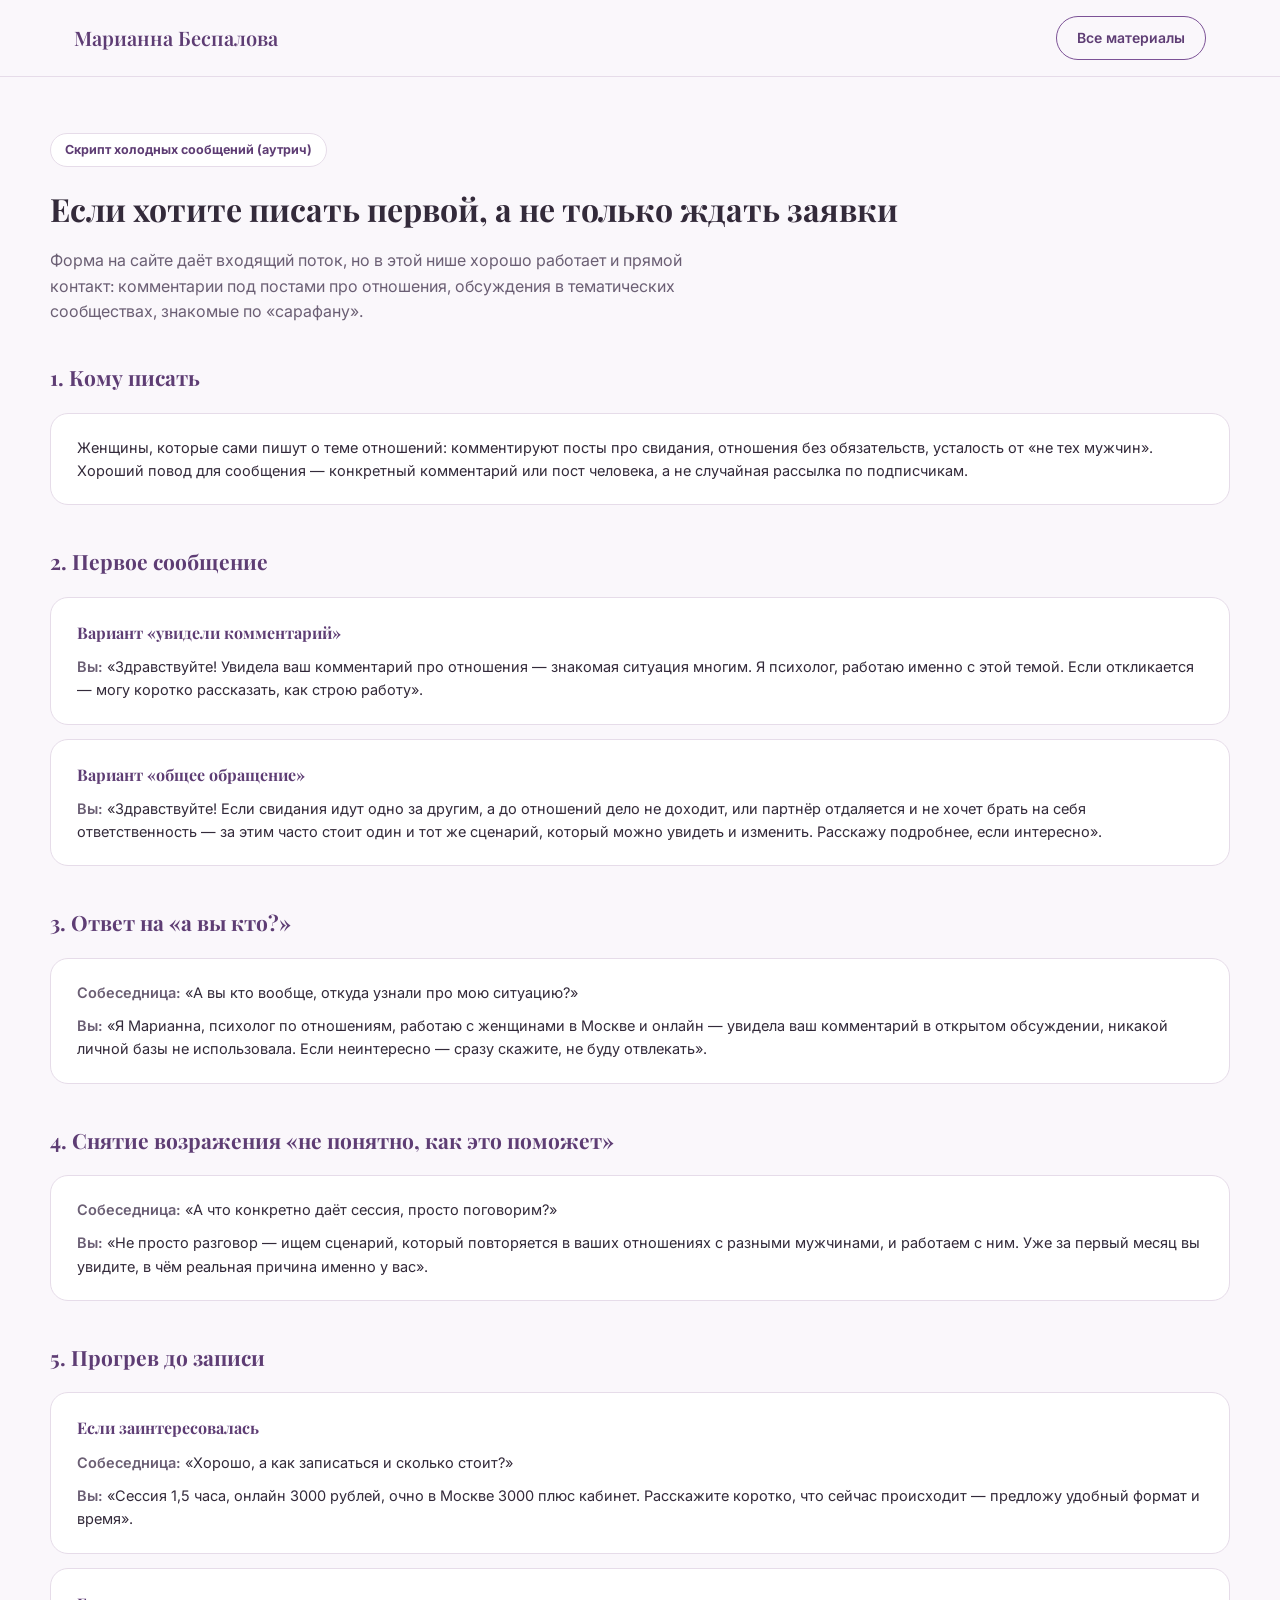
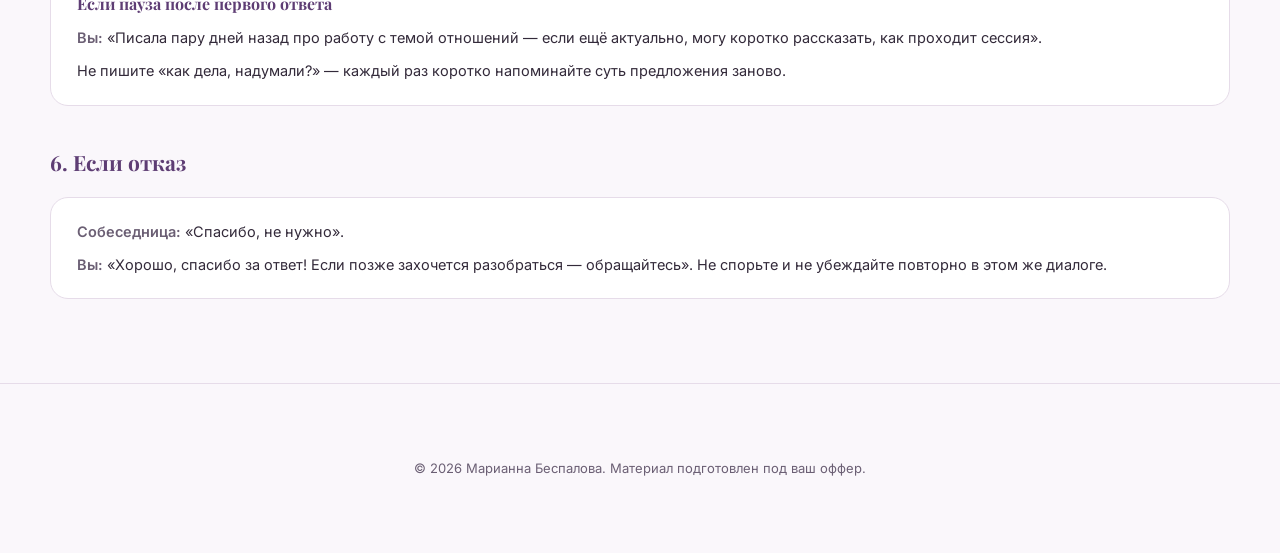
<file: outreach.html>
<!DOCTYPE html>
<html lang="ru">
<head>
<meta charset="UTF-8">
<meta name="viewport" content="width=device-width, initial-scale=1.0">
<title>Скрипт холодных сообщений — Марианна Беспалова</title>
<link rel="preconnect" href="https://fonts.googleapis.com">
<link rel="preconnect" href="https://fonts.gstatic.com" crossorigin>
<link href="https://fonts.googleapis.com/css2?family=Playfair+Display:wght@500;600;700&family=Inter:wght@400;500;600;700;800&display=swap" rel="stylesheet">
<link rel="stylesheet" href="styles.css">
</head>
<body>

<header class="doc-header">
  <div class="container doc-bar">
    <a href="index.html" class="logo__main">Марианна Беспалова</a>
    <div class="doc-bar__actions">
      <a href="materials.html" class="btn btn--ghost btn--sm">Все материалы</a>
    </div>
  </div>
</header>

<main class="container doc-hero">
  <span class="tag">Скрипт холодных сообщений (аутрич)</span>
  <h1>Если хотите писать первой, а не только ждать заявки</h1>
  <p>Форма на сайте даёт входящий поток, но в этой нише хорошо работает и прямой контакт: комментарии под постами про отношения, обсуждения в тематических сообществах, знакомые по «сарафану».</p>
</main>

<section class="container doc-section">
  <h2>1. Кому писать</h2>
  <div class="script-block">
    <p>Женщины, которые сами пишут о теме отношений: комментируют посты про свидания, отношения без обязательств, усталость от «не тех мужчин». Хороший повод для сообщения — конкретный комментарий или пост человека, а не случайная рассылка по подписчикам.</p>
  </div>

  <h2>2. Первое сообщение</h2>
  <div class="script-block">
    <h3>Вариант «увидели комментарий»</h3>
    <p><span class="who">Вы:</span> «Здравствуйте! Увидела ваш комментарий про отношения — знакомая ситуация многим. Я психолог, работаю именно с этой темой. Если откликается — могу коротко рассказать, как строю работу».</p>
  </div>
  <div class="script-block">
    <h3>Вариант «общее обращение»</h3>
    <p><span class="who">Вы:</span> «Здравствуйте! Если свидания идут одно за другим, а до отношений дело не доходит, или партнёр отдаляется и не хочет брать на себя ответственность — за этим часто стоит один и тот же сценарий, который можно увидеть и изменить. Расскажу подробнее, если интересно».</p>
  </div>

  <h2>3. Ответ на «а вы кто?»</h2>
  <div class="script-block">
    <p><span class="who">Собеседница:</span> «А вы кто вообще, откуда узнали про мою ситуацию?»</p>
    <p><span class="who">Вы:</span> «Я Марианна, психолог по отношениям, работаю с женщинами в Москве и онлайн — увидела ваш комментарий в открытом обсуждении, никакой личной базы не использовала. Если неинтересно — сразу скажите, не буду отвлекать».</p>
  </div>

  <h2>4. Снятие возражения «не понятно, как это поможет»</h2>
  <div class="script-block">
    <p><span class="who">Собеседница:</span> «А что конкретно даёт сессия, просто поговорим?»</p>
    <p><span class="who">Вы:</span> «Не просто разговор — ищем сценарий, который повторяется в ваших отношениях с разными мужчинами, и работаем с ним. Уже за первый месяц вы увидите, в чём реальная причина именно у вас».</p>
  </div>

  <h2>5. Прогрев до записи</h2>
  <div class="script-block">
    <h3>Если заинтересовалась</h3>
    <p><span class="who">Собеседница:</span> «Хорошо, а как записаться и сколько стоит?»</p>
    <p><span class="who">Вы:</span> «Сессия 1,5 часа, онлайн 3000 рублей, очно в Москве 3000 плюс кабинет. Расскажите коротко, что сейчас происходит — предложу удобный формат и время».</p>
  </div>
  <div class="script-block">
    <h3>Если пауза после первого ответа</h3>
    <p><span class="who">Вы:</span> «Писала пару дней назад про работу с темой отношений — если ещё актуально, могу коротко рассказать, как проходит сессия».</p>
    <p>Не пишите «как дела, надумали?» — каждый раз коротко напоминайте суть предложения заново.</p>
  </div>

  <h2>6. Если отказ</h2>
  <div class="script-block">
    <p><span class="who">Собеседница:</span> «Спасибо, не нужно».</p>
    <p><span class="who">Вы:</span> «Хорошо, спасибо за ответ! Если позже захочется разобраться — обращайтесь». Не спорьте и не убеждайте повторно в этом же диалоге.</p>
  </div>
</section>

<footer class="footer">
  <div class="container footer__bottom">
    <span>© <span id="year"></span> Марианна Беспалова. Материал подготовлен под ваш оффер.</span>
  </div>
</footer>

<script>document.getElementById('year').textContent = new Date().getFullYear();</script>
</body>
</html>
</file>
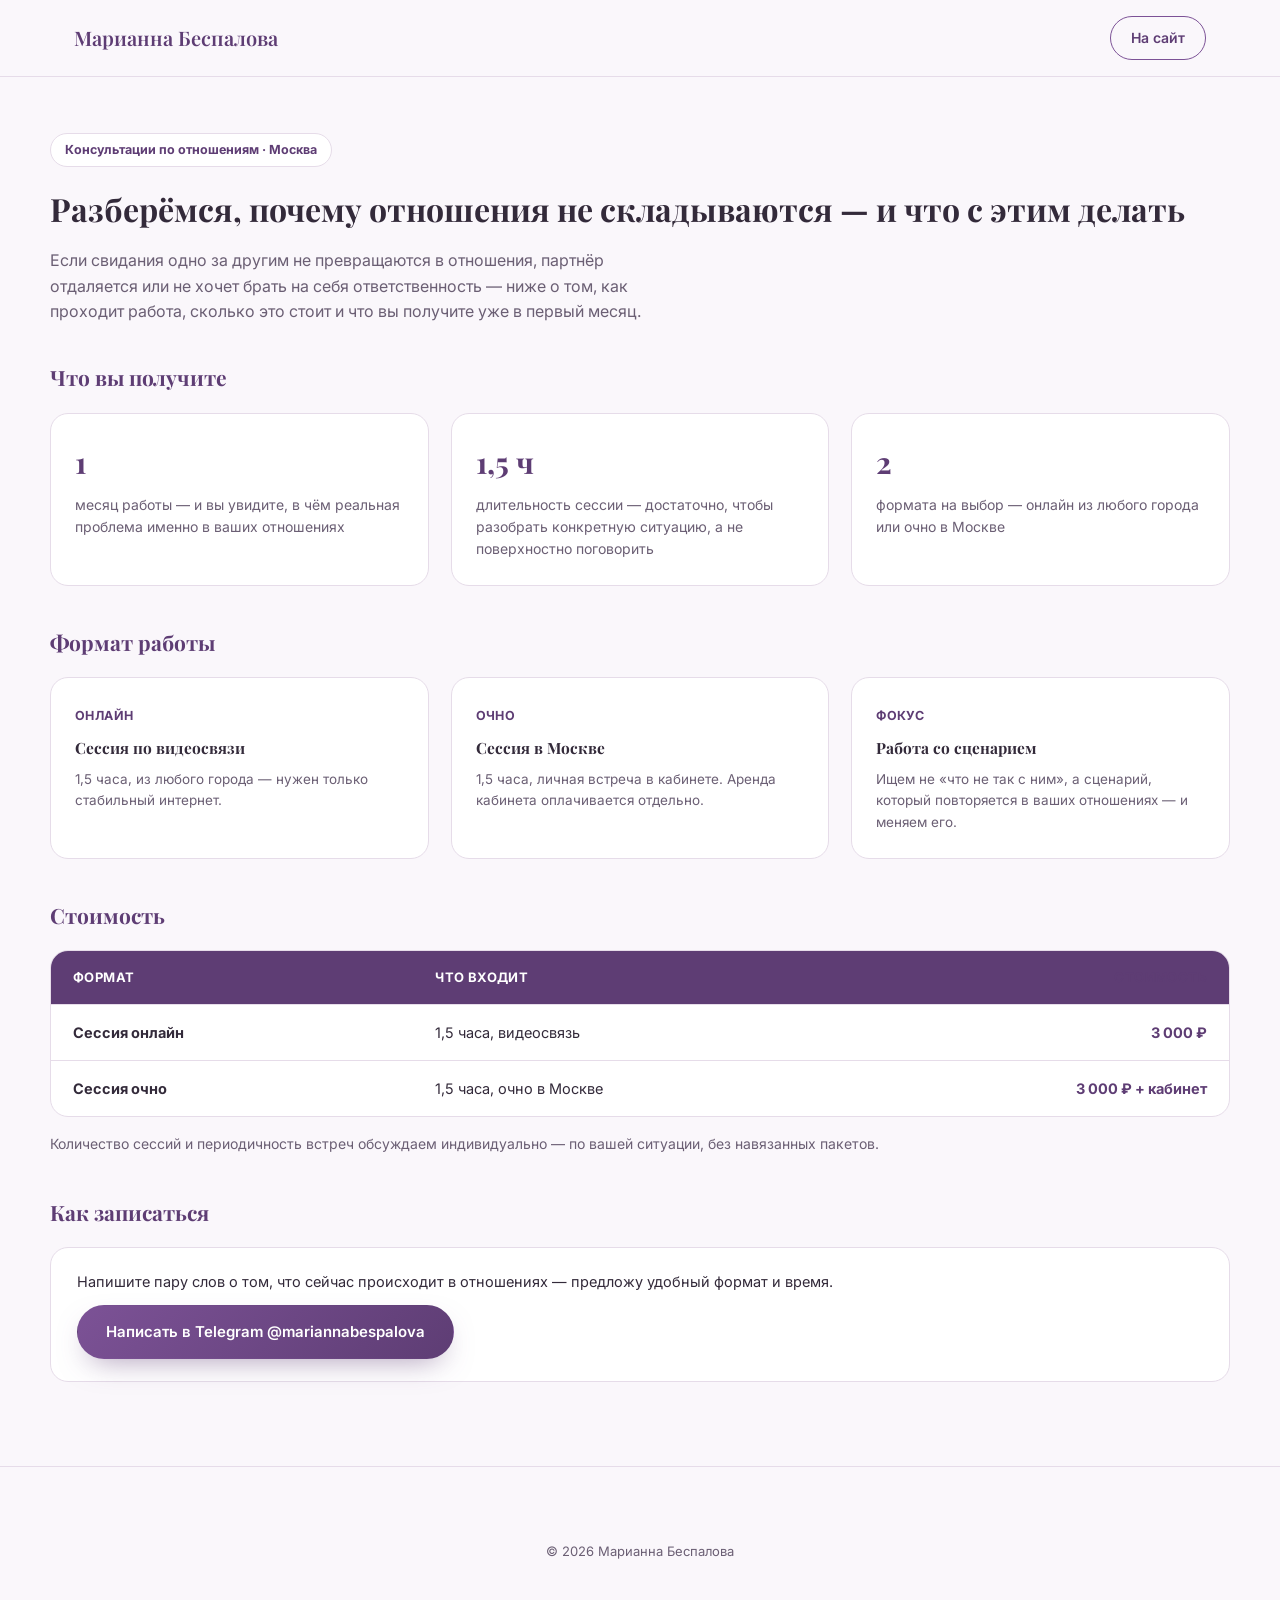
<file: presentation.html>
<!DOCTYPE html>
<html lang="ru">
<head>
<meta charset="UTF-8">
<meta name="viewport" content="width=device-width, initial-scale=1.0">
<title>Марианна Беспалова — психолог по отношениям</title>
<link rel="preconnect" href="https://fonts.googleapis.com">
<link rel="preconnect" href="https://fonts.gstatic.com" crossorigin>
<link href="https://fonts.googleapis.com/css2?family=Playfair+Display:wght@500;600;700&family=Inter:wght@400;500;600;700;800&display=swap" rel="stylesheet">
<link rel="stylesheet" href="styles.css">
</head>
<body>

<header class="doc-header">
  <div class="container doc-bar">
    <a href="index.html" class="logo__main">Марианна Беспалова</a>
    <div class="doc-bar__actions">
      <a href="index.html" class="btn btn--ghost btn--sm">На сайт</a>
    </div>
  </div>
</header>

<main class="container doc-hero">
  <span class="tag">Консультации по отношениям · Москва</span>
  <h1>Разберёмся, почему отношения не складываются — и что с этим делать</h1>
  <p>Если свидания одно за другим не превращаются в отношения, партнёр отдаляется или не хочет брать на себя ответственность — ниже о том, как проходит работа, сколько это стоит и что вы получите уже в первый месяц.</p>
</main>

<section class="container doc-section">
  <h2>Что вы получите</h2>
  <div class="usp-grid">
    <div class="usp"><span class="usp__num">1</span><p>месяц работы — и вы увидите, в чём реальная проблема именно в ваших отношениях</p></div>
    <div class="usp"><span class="usp__num">1,5 ч</span><p>длительность сессии — достаточно, чтобы разобрать конкретную ситуацию, а не поверхностно поговорить</p></div>
    <div class="usp"><span class="usp__num">2</span><p>формата на выбор — онлайн из любого города или очно в Москве</p></div>
  </div>

  <h2>Формат работы</h2>
  <div class="grid grid--3">
    <div class="doc-service"><span class="doc-service__tag">Онлайн</span><h4>Сессия по видеосвязи</h4><p>1,5 часа, из любого города — нужен только стабильный интернет.</p></div>
    <div class="doc-service"><span class="doc-service__tag">Очно</span><h4>Сессия в Москве</h4><p>1,5 часа, личная встреча в кабинете. Аренда кабинета оплачивается отдельно.</p></div>
    <div class="doc-service"><span class="doc-service__tag">Фокус</span><h4>Работа со сценарием</h4><p>Ищем не «что не так с ним», а сценарий, который повторяется в ваших отношениях — и меняем его.</p></div>
  </div>

  <h2>Стоимость</h2>
  <div class="doc-price-table">
    <div class="doc-price-row doc-price-row--head"><span>Формат</span><span>Что входит</span><span>Стоимость</span></div>
    <div class="doc-price-row"><span>Сессия онлайн</span><span>1,5 часа, видеосвязь</span><span>3 000 ₽</span></div>
    <div class="doc-price-row"><span>Сессия очно</span><span>1,5 часа, очно в Москве</span><span>3 000 ₽ + кабинет</span></div>
  </div>
  <p style="color:var(--ink-soft); font-size:14px; margin-bottom:40px;">Количество сессий и периодичность встреч обсуждаем индивидуально — по вашей ситуации, без навязанных пакетов.</p>

  <h2>Как записаться</h2>
  <div class="script-block">
    <p>Напишите пару слов о том, что сейчас происходит в отношениях — предложу удобный формат и время.</p>
    <div style="display:flex;gap:12px;flex-wrap:wrap;margin-top:12px;">
      <a href="https://t.me/mariannabespalova" target="_blank" rel="noopener" class="btn btn--primary">Написать в Telegram @mariannabespalova</a>
    </div>
  </div>
</section>

<footer class="footer">
  <div class="container footer__bottom">
    <span>© <span id="year"></span> Марианна Беспалова</span>
  </div>
</footer>

<script>document.getElementById('year').textContent = new Date().getFullYear();</script>
</body>
</html>
</file>
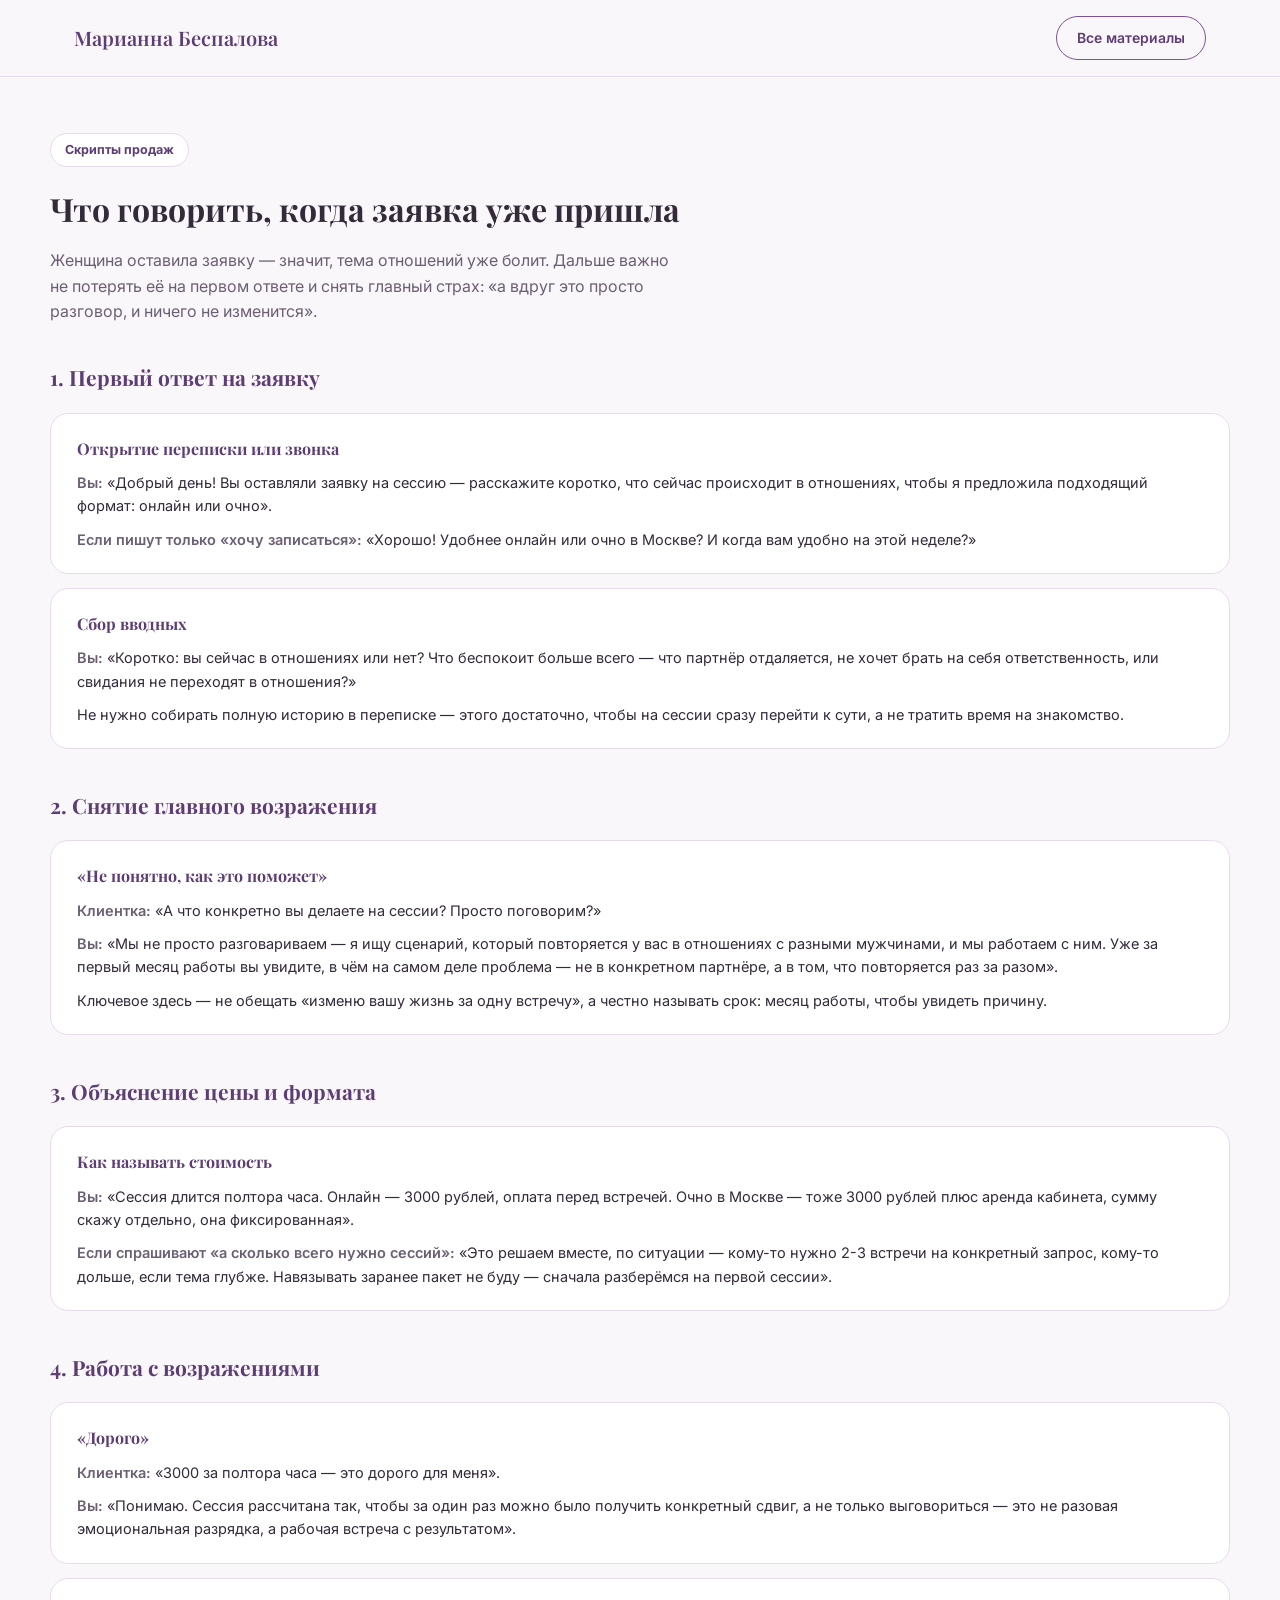
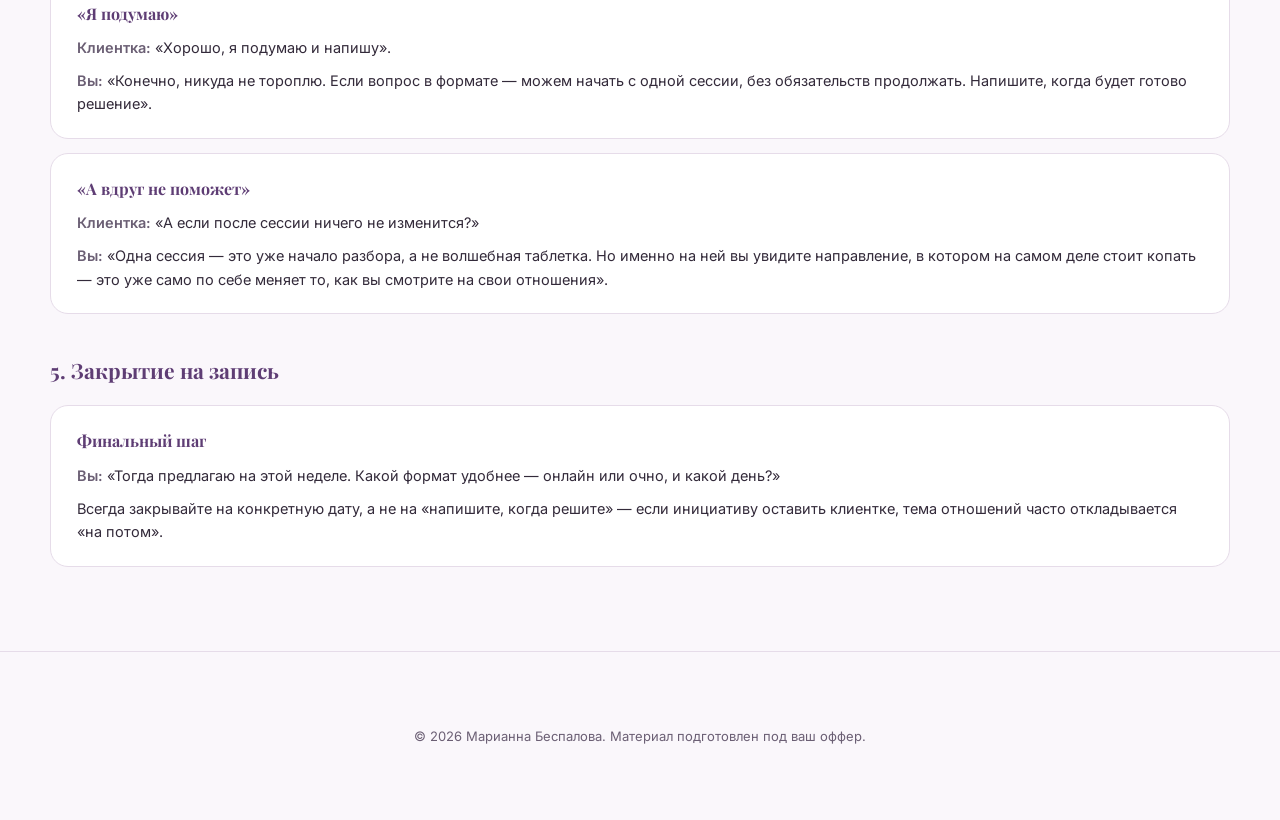
<file: scripts.html>
<!DOCTYPE html>
<html lang="ru">
<head>
<meta charset="UTF-8">
<meta name="viewport" content="width=device-width, initial-scale=1.0">
<title>Скрипты продаж — Марианна Беспалова</title>
<link rel="preconnect" href="https://fonts.googleapis.com">
<link rel="preconnect" href="https://fonts.gstatic.com" crossorigin>
<link href="https://fonts.googleapis.com/css2?family=Playfair+Display:wght@500;600;700&family=Inter:wght@400;500;600;700;800&display=swap" rel="stylesheet">
<link rel="stylesheet" href="styles.css">
</head>
<body>

<header class="doc-header">
  <div class="container doc-bar">
    <a href="index.html" class="logo__main">Марианна Беспалова</a>
    <div class="doc-bar__actions">
      <a href="materials.html" class="btn btn--ghost btn--sm">Все материалы</a>
    </div>
  </div>
</header>

<main class="container doc-hero">
  <span class="tag">Скрипты продаж</span>
  <h1>Что говорить, когда заявка уже пришла</h1>
  <p>Женщина оставила заявку — значит, тема отношений уже болит. Дальше важно не потерять её на первом ответе и снять главный страх: «а вдруг это просто разговор, и ничего не изменится».</p>
</main>

<section class="container doc-section">
  <h2>1. Первый ответ на заявку</h2>
  <div class="script-block">
    <h3>Открытие переписки или звонка</h3>
    <p><span class="who">Вы:</span> «Добрый день! Вы оставляли заявку на сессию — расскажите коротко, что сейчас происходит в отношениях, чтобы я предложила подходящий формат: онлайн или очно».</p>
    <p><span class="who">Если пишут только «хочу записаться»:</span> «Хорошо! Удобнее онлайн или очно в Москве? И когда вам удобно на этой неделе?»</p>
  </div>
  <div class="script-block">
    <h3>Сбор вводных</h3>
    <p><span class="who">Вы:</span> «Коротко: вы сейчас в отношениях или нет? Что беспокоит больше всего — что партнёр отдаляется, не хочет брать на себя ответственность, или свидания не переходят в отношения?»</p>
    <p>Не нужно собирать полную историю в переписке — этого достаточно, чтобы на сессии сразу перейти к сути, а не тратить время на знакомство.</p>
  </div>

  <h2>2. Снятие главного возражения</h2>
  <div class="script-block">
    <h3>«Не понятно, как это поможет»</h3>
    <p><span class="who">Клиентка:</span> «А что конкретно вы делаете на сессии? Просто поговорим?»</p>
    <p><span class="who">Вы:</span> «Мы не просто разговариваем — я ищу сценарий, который повторяется у вас в отношениях с разными мужчинами, и мы работаем с ним. Уже за первый месяц работы вы увидите, в чём на самом деле проблема — не в конкретном партнёре, а в том, что повторяется раз за разом».</p>
    <p>Ключевое здесь — не обещать «изменю вашу жизнь за одну встречу», а честно называть срок: месяц работы, чтобы увидеть причину.</p>
  </div>

  <h2>3. Объяснение цены и формата</h2>
  <div class="script-block">
    <h3>Как называть стоимость</h3>
    <p><span class="who">Вы:</span> «Сессия длится полтора часа. Онлайн — 3000 рублей, оплата перед встречей. Очно в Москве — тоже 3000 рублей плюс аренда кабинета, сумму скажу отдельно, она фиксированная».</p>
    <p><span class="who">Если спрашивают «а сколько всего нужно сессий»:</span> «Это решаем вместе, по ситуации — кому-то нужно 2-3 встречи на конкретный запрос, кому-то дольше, если тема глубже. Навязывать заранее пакет не буду — сначала разберёмся на первой сессии».</p>
  </div>

  <h2>4. Работа с возражениями</h2>
  <div class="script-block">
    <h3>«Дорого»</h3>
    <p><span class="who">Клиентка:</span> «3000 за полтора часа — это дорого для меня».</p>
    <p><span class="who">Вы:</span> «Понимаю. Сессия рассчитана так, чтобы за один раз можно было получить конкретный сдвиг, а не только выговориться — это не разовая эмоциональная разрядка, а рабочая встреча с результатом».</p>
  </div>
  <div class="script-block">
    <h3>«Я подумаю»</h3>
    <p><span class="who">Клиентка:</span> «Хорошо, я подумаю и напишу».</p>
    <p><span class="who">Вы:</span> «Конечно, никуда не тороплю. Если вопрос в формате — можем начать с одной сессии, без обязательств продолжать. Напишите, когда будет готово решение».</p>
  </div>
  <div class="script-block">
    <h3>«А вдруг не поможет»</h3>
    <p><span class="who">Клиентка:</span> «А если после сессии ничего не изменится?»</p>
    <p><span class="who">Вы:</span> «Одна сессия — это уже начало разбора, а не волшебная таблетка. Но именно на ней вы увидите направление, в котором на самом деле стоит копать — это уже само по себе меняет то, как вы смотрите на свои отношения».</p>
  </div>

  <h2>5. Закрытие на запись</h2>
  <div class="script-block">
    <h3>Финальный шаг</h3>
    <p><span class="who">Вы:</span> «Тогда предлагаю на этой неделе. Какой формат удобнее — онлайн или очно, и какой день?»</p>
    <p>Всегда закрывайте на конкретную дату, а не на «напишите, когда решите» — если инициативу оставить клиентке, тема отношений часто откладывается «на потом».</p>
  </div>
</section>

<footer class="footer">
  <div class="container footer__bottom">
    <span>© <span id="year"></span> Марианна Беспалова. Материал подготовлен под ваш оффер.</span>
  </div>
</footer>

<script>document.getElementById('year').textContent = new Date().getFullYear();</script>
</body>
</html>
</file>
<file: styles.css>
:root {
  --bg: #faf7fb;
  --bg-alt: #f3ecf4;
  --surface: #ffffff;
  --ink: #332a3a;
  --ink-soft: #6b5f74;
  --accent: #7c5296;
  --accent-dark: #5e3d74;
  --gold: #c9a46a;
  --border: #e6dce9;
  --shadow: 0 20px 45px -25px rgba(70, 40, 90, 0.25);
  --radius: 18px;
  --font-head: 'Playfair Display', serif;
  --font-body: 'Inter', sans-serif;
}

* { box-sizing: border-box; margin: 0; padding: 0; }
html { scroll-behavior: smooth; }
body {
  font-family: var(--font-body);
  background: var(--bg);
  color: var(--ink);
  line-height: 1.6;
  -webkit-font-smoothing: antialiased;
}
img { max-width: 100%; display: block; }
a { color: inherit; text-decoration: none; }
ul { list-style: none; }

.container { max-width: 1180px; margin: 0 auto; padding: 0 24px; }

.section-eyebrow, .eyebrow {
  display: inline-block;
  font-size: 13px;
  font-weight: 600;
  letter-spacing: 0.08em;
  text-transform: uppercase;
  color: var(--accent-dark);
  margin-bottom: 12px;
}
.section-title {
  font-family: var(--font-head);
  font-size: clamp(28px, 3.4vw, 40px);
  font-weight: 600;
  margin-bottom: 40px;
  color: var(--ink);
}

.btn {
  display: inline-flex;
  align-items: center;
  justify-content: center;
  gap: 8px;
  padding: 14px 28px;
  border-radius: 999px;
  font-weight: 600;
  font-size: 15px;
  border: 1.5px solid transparent;
  cursor: pointer;
  transition: transform 0.2s ease, box-shadow 0.2s ease, background 0.2s ease;
  white-space: nowrap;
}
.btn--primary {
  background: linear-gradient(135deg, var(--accent), var(--accent-dark));
  color: #fff;
  box-shadow: 0 12px 30px -12px rgba(94, 61, 116, 0.55);
}
.btn--primary:hover { transform: translateY(-2px); box-shadow: 0 16px 36px -12px rgba(94, 61, 116, 0.6); }
.btn--ghost {
  background: transparent;
  border-color: var(--accent);
  color: var(--accent-dark);
}
.btn--ghost:hover { background: rgba(124, 82, 150, 0.08); }
.btn--sm { padding: 10px 20px; font-size: 14px; }
.btn--block { width: 100%; }

/* HEADER */
.header {
  position: sticky;
  top: 0;
  z-index: 100;
  background: rgba(250, 247, 251, 0.9);
  backdrop-filter: blur(10px);
  border-bottom: 1px solid transparent;
  transition: border-color 0.2s ease, box-shadow 0.2s ease;
}
.header.scrolled { border-color: var(--border); box-shadow: 0 8px 24px -20px rgba(70,40,90,0.3); }
.header__inner {
  display: flex;
  align-items: center;
  justify-content: space-between;
  gap: 24px;
  min-width: 0;
  padding: 16px 24px;
}
.logo { display: flex; flex-direction: column; align-items: flex-start; line-height: 1.1; flex-shrink: 0; }
.logo__main { font-family: var(--font-head); font-weight: 600; font-size: 20px; color: var(--accent-dark); }
.logo__suffix { font-size: 11px; color: var(--ink-soft); letter-spacing: 0.03em; }

.nav { display: flex; gap: 22px; flex-wrap: wrap; }
.nav a { font-size: 14.5px; font-weight: 500; color: var(--ink-soft); white-space: nowrap; transition: color 0.2s ease; }
.nav a:hover { color: var(--accent-dark); }

.header__actions { display: flex; align-items: center; gap: 14px; flex-shrink: 0; }
.header__tg { display: flex; align-items: center; gap: 6px; font-size: 14px; font-weight: 500; color: var(--ink-soft); }
.header__tg svg { color: var(--accent); }
.header__tg:hover { color: var(--accent-dark); }

.burger { display: none; flex-direction: column; justify-content: center; gap: 5px; width: 36px; height: 36px; background: none; border: none; cursor: pointer; }
.burger span { display: block; height: 2px; width: 100%; background: var(--ink); border-radius: 2px; transition: 0.25s ease; }
.burger.is-open span:nth-child(1) { transform: translateY(7px) rotate(45deg); }
.burger.is-open span:nth-child(2) { opacity: 0; }
.burger.is-open span:nth-child(3) { transform: translateY(-7px) rotate(-45deg); }

/* HERO */
.hero { padding: 76px 0 90px; overflow: hidden; }
.hero__inner {
  display: grid;
  grid-template-columns: 1.15fr 0.85fr;
  gap: 56px;
  align-items: center;
}
.hero h1 {
  font-family: var(--font-head);
  font-size: clamp(32px, 4.3vw, 50px);
  font-weight: 600;
  line-height: 1.18;
  margin-bottom: 20px;
  color: var(--ink);
}
.hero h1 span { color: var(--accent); font-style: italic; }
.hero__lead { font-size: 17px; color: var(--ink-soft); max-width: 540px; margin-bottom: 32px; }
.hero__cta { display: flex; gap: 16px; flex-wrap: wrap; margin-bottom: 44px; }

.hero__stats { display: flex; gap: 36px; flex-wrap: wrap; }
.stat { display: flex; flex-direction: column; }
.stat__num, .stat__suffix { font-family: var(--font-head); font-size: 30px; font-weight: 700; color: var(--accent-dark); display: inline; }
.stat__label { font-size: 13px; color: var(--ink-soft); margin-top: 2px; }

.hero__card {
  background: var(--surface);
  border-radius: var(--radius);
  box-shadow: var(--shadow);
  border: 1px solid var(--border);
  position: relative;
  overflow: hidden;
}
.hero__card-photo {
  width: 100%;
  aspect-ratio: 3 / 4;
  object-fit: cover;
  object-position: top center;
}
.hero__card-body { padding: 28px 32px 32px; }
.hero__card-badge {
  display: inline-block;
  background: var(--bg-alt);
  color: var(--accent-dark);
  font-size: 12.5px;
  font-weight: 600;
  padding: 6px 14px;
  border-radius: 999px;
  margin-bottom: 20px;
}
.hero__card-list { display: flex; flex-direction: column; gap: 14px; margin-bottom: 24px; }
.hero__card-list li {
  position: relative;
  padding-left: 24px;
  font-size: 15px;
  color: var(--ink-soft);
}
.hero__card-list li::before {
  content: "";
  position: absolute;
  left: 0; top: 7px;
  width: 8px; height: 8px;
  border-radius: 50%;
  background: var(--gold);
}
.hero__card-quote {
  font-family: var(--font-head);
  font-style: italic;
  font-size: 16px;
  color: var(--accent-dark);
  border-top: 1px solid var(--border);
  padding-top: 20px;
}

/* ABOUT */
.about { padding: 70px 0; background: var(--bg-alt); }
.about__intro { display: flex; gap: 40px; align-items: center; margin-bottom: 48px; }
.about__photo {
  width: 220px;
  height: 220px;
  border-radius: 50%;
  object-fit: cover;
  flex-shrink: 0;
  box-shadow: var(--shadow);
  border: 4px solid var(--surface);
}
.about__text { font-size: 16.5px; color: var(--ink-soft); max-width: 760px; margin-bottom: 0; }
.audience { display: grid; grid-template-columns: 1fr 1fr; gap: 28px; }
.audience__card {
  background: var(--surface);
  border-radius: var(--radius);
  padding: 30px 28px;
  border: 1px solid var(--border);
}
.audience__icon {
  width: 52px; height: 52px;
  border-radius: 14px;
  background: linear-gradient(135deg, rgba(124,82,150,0.12), rgba(201,164,106,0.12));
  color: var(--accent-dark);
  display: flex; align-items: center; justify-content: center;
  margin-bottom: 18px;
}
.audience__card h3 { font-family: var(--font-head); font-size: 20px; margin-bottom: 10px; }
.audience__card p { font-size: 15px; color: var(--ink-soft); }

/* PRINCIPLES */
.principles { padding: 80px 0; }
.grid-4 { display: grid; grid-template-columns: repeat(4, 1fr); gap: 24px; }
.principle {
  background: var(--surface);
  border: 1px solid var(--border);
  border-radius: var(--radius);
  padding: 28px 24px;
}
.principle__icon {
  width: 48px; height: 48px;
  border-radius: 12px;
  background: var(--bg-alt);
  color: var(--accent-dark);
  display: flex; align-items: center; justify-content: center;
  margin-bottom: 16px;
}
.principle h3 { font-family: var(--font-head); font-size: 18px; margin-bottom: 8px; }
.principle p { font-size: 14.5px; color: var(--ink-soft); }

/* SERVICES */
.services { padding: 80px 0; background: var(--bg-alt); }
.grid-3 { display: grid; grid-template-columns: repeat(2, 1fr); gap: 26px; max-width: 780px; margin: 0 auto; }
.service {
  background: var(--surface);
  border: 1px solid var(--border);
  border-radius: var(--radius);
  padding: 32px 28px;
  position: relative;
  display: flex;
  flex-direction: column;
}
.service--accent { border-color: var(--accent); box-shadow: var(--shadow); transform: translateY(-6px); }
.service__badge {
  position: absolute;
  top: -13px; left: 28px;
  background: var(--accent);
  color: #fff;
  font-size: 12px;
  font-weight: 600;
  padding: 5px 14px;
  border-radius: 999px;
}
.service h3 { font-family: var(--font-head); font-size: 21px; margin-bottom: 10px; }
.service p { font-size: 14.5px; color: var(--ink-soft); flex-grow: 1; margin-bottom: 18px; }
.service__price { font-family: var(--font-head); font-size: 26px; font-weight: 700; color: var(--accent-dark); margin-bottom: 14px; }
.service__link { font-size: 14.5px; font-weight: 600; color: var(--accent-dark); }
.service__link:hover { text-decoration: underline; }

/* PRICE */
.price { padding: 80px 0; }
.price__table { border: 1px solid var(--border); border-radius: var(--radius); overflow: hidden; background: var(--surface); }
.price__row {
  display: grid;
  grid-template-columns: 1.1fr 1.6fr 0.9fr;
  gap: 16px;
  padding: 18px 26px;
  border-bottom: 1px solid var(--border);
  align-items: center;
}
.price__row:last-child { border-bottom: none; }
.price__row--head {
  background: var(--bg-alt);
  font-size: 13px;
  font-weight: 600;
  text-transform: uppercase;
  letter-spacing: 0.04em;
  color: var(--ink-soft);
}
.price__row span:first-child { font-weight: 600; }
.price__row span:last-child { font-weight: 700; color: var(--accent-dark); text-align: right; }
.price__note { margin-top: 20px; font-size: 14.5px; color: var(--ink-soft); }

/* PROCESS */
.process { padding: 80px 0; background: var(--bg-alt); }
.steps { display: grid; grid-template-columns: repeat(4, 1fr); gap: 20px; }
.step { text-align: center; }
.step__num {
  width: 44px; height: 44px;
  border-radius: 50%;
  background: linear-gradient(135deg, var(--accent), var(--accent-dark));
  color: #fff;
  font-family: var(--font-head);
  font-weight: 700;
  font-size: 18px;
  display: flex; align-items: center; justify-content: center;
  margin: 0 auto 14px;
}
.step h3 { font-family: var(--font-head); font-size: 17px; margin-bottom: 8px; }
.step p { font-size: 13.5px; color: var(--ink-soft); }

/* FAQ */
.faq { padding: 80px 0; }
.faq__list { max-width: 800px; display: flex; flex-direction: column; gap: 12px; }
.faq__item {
  background: var(--surface);
  border: 1px solid var(--border);
  border-radius: 14px;
  padding: 18px 22px;
}
.faq__item summary {
  cursor: pointer;
  font-weight: 600;
  font-size: 15.5px;
  list-style: none;
  display: flex;
  justify-content: space-between;
  align-items: center;
  gap: 16px;
}
.faq__item summary::-webkit-details-marker { display: none; }
.faq__item summary::after { content: "+"; font-size: 20px; color: var(--accent); margin-left: 12px; flex-shrink: 0; }
.faq__item[open] summary::after { content: "−"; }
.faq__item p { margin-top: 12px; font-size: 14.5px; color: var(--ink-soft); }

/* FORM */
.form-section { padding: 80px 0; background: var(--bg-alt); }
.form-section__inner { display: grid; grid-template-columns: 1fr 1fr; gap: 56px; align-items: start; }
.form-section__text p { font-size: 15.5px; color: var(--ink-soft); margin: 14px 0 28px; }
.form-section__contacts { display: flex; flex-direction: column; gap: 12px; }
.contact-card {
  display: flex; align-items: center; gap: 12px;
  background: var(--surface);
  border: 1px solid var(--border);
  border-radius: 14px;
  padding: 14px 18px;
  font-weight: 500;
  transition: border-color 0.2s ease;
}
.contact-card svg { color: var(--accent); flex-shrink: 0; }
.contact-card:hover { border-color: var(--accent); }

.form {
  background: var(--surface);
  border: 1px solid var(--border);
  border-radius: var(--radius);
  padding: 32px;
  box-shadow: var(--shadow);
  display: flex;
  flex-direction: column;
  gap: 18px;
}
.form label { display: flex; flex-direction: column; gap: 6px; font-size: 14px; font-weight: 600; color: var(--ink); }
.form input, .form textarea {
  font-family: var(--font-body);
  border: 1.5px solid var(--border);
  border-radius: 10px;
  padding: 12px 14px;
  font-size: 15px;
  color: var(--ink);
  background: var(--bg);
  resize: vertical;
}
.form input:focus, .form textarea:focus { outline: none; border-color: var(--accent); }
.form__hint { font-size: 12.5px; color: var(--ink-soft); text-align: center; }

/* FOOTER */
.footer { padding: 44px 0; border-top: 1px solid var(--border); }
.footer__inner {
  display: flex;
  justify-content: space-between;
  align-items: center;
  flex-wrap: wrap;
  gap: 20px;
}
.footer__brand p { font-size: 13.5px; color: var(--ink-soft); margin-top: 4px; }
.footer__links { display: flex; gap: 22px; flex-wrap: wrap; }
.footer__links a { font-size: 14px; color: var(--ink-soft); }
.footer__links a:hover { color: var(--accent-dark); }
.footer__copy { font-size: 13px; color: var(--ink-soft); }

/* FAB */
.fab {
  position: fixed;
  bottom: 26px; right: 26px;
  width: 58px; height: 58px;
  border-radius: 50%;
  background: linear-gradient(135deg, var(--accent), var(--accent-dark));
  color: #fff;
  display: flex; align-items: center; justify-content: center;
  box-shadow: 0 14px 30px -10px rgba(94, 61, 116, 0.6);
  z-index: 90;
  transition: transform 0.2s ease;
}
.fab:hover { transform: scale(1.08); }

/* REVEAL */
.reveal { opacity: 0; transform: translateY(18px); transition: opacity 0.6s ease, transform 0.6s ease; }
.reveal.is-visible { opacity: 1; transform: translateY(0); }

/* BREAKPOINTS */
@media (max-width: 1180px) {
  .nav { gap: 16px; }
  .nav a { font-size: 14px; }
}
@media (max-width: 1100px) {
  .nav { display: none; }
  .burger { display: flex; }
  .nav.is-open {
    display: flex;
    flex-direction: column;
    position: absolute;
    top: 100%; left: 0; right: 0;
    background: var(--surface);
    padding: 20px 24px;
    border-bottom: 1px solid var(--border);
    gap: 16px;
  }
}
@media (max-width: 900px) {
  .hero__inner { grid-template-columns: 1fr; }
  .hero__card { order: -1; }
  .grid-4 { grid-template-columns: repeat(2, 1fr); }
  .grid-3 { grid-template-columns: 1fr; max-width: 420px; }
  .service--accent { transform: none; }
  .audience { grid-template-columns: 1fr; }
  .steps { grid-template-columns: repeat(2, 1fr); }
  .about__intro { flex-direction: column; text-align: center; }
  .form-section__inner { grid-template-columns: 1fr; }
  .price__row { grid-template-columns: 1fr; gap: 4px; }
  .price__row span:last-child { text-align: left; }
  .price__row--head { display: none; }
}
@media (max-width: 560px) {
  .header__tg span { display: none; }
  .hero__stats { gap: 24px; }
}
@media (max-width: 380px) {
  .logo__suffix { display: none; }
}

/* ===== DOC PAGES (материалы/скрипты/презентация/аутрич) ===== */
.tag { display: inline-block; padding: 6px 14px; border: 1px solid var(--border); border-radius: 999px; font-size: 12.5px; font-weight: 700; color: var(--accent-dark); background: var(--surface); }
.doc-header { position: sticky; top: 0; z-index: 100; background: rgba(250,247,251,0.92); backdrop-filter: blur(10px); border-bottom: 1px solid var(--border); }
.doc-bar { display: flex; align-items: center; justify-content: space-between; height: 76px; }
.doc-bar__actions { display: flex; align-items: center; gap: 14px; }
.doc-hero { padding: 56px 0 36px; }
.doc-hero .tag { margin-bottom: 16px; }
.doc-hero h1 { font-family: var(--font-head); font-size: 32px; margin-bottom: 14px; color: var(--ink); }
.doc-hero p { color: var(--ink-soft); font-size: 16px; max-width: 640px; }
.doc-section { padding: 0 0 70px; }
.doc-section h2 { font-family: var(--font-head); font-size: 21px; margin: 0 0 18px; color: var(--accent-dark); }
.doc-section h2:not(:first-child) { margin-top: 40px; }
.script-block { background: var(--surface); border: 1px solid var(--border); border-radius: var(--radius); padding: 22px 26px; margin-bottom: 14px; }
.script-block h3 { font-family: var(--font-head); font-size: 16px; margin-bottom: 10px; color: var(--accent-dark); }
.script-block p { color: var(--ink); font-size: 14.5px; margin-bottom: 10px; }
.script-block p:last-child { margin-bottom: 0; }
.script-block .who { color: var(--ink-soft); font-weight: 600; }
.material-grid { display: grid; grid-template-columns: repeat(3, 1fr); gap: 24px; margin-top: 8px; }
.material-card { background: var(--surface); border: 1px solid var(--border); border-radius: var(--radius); padding: 28px; display: flex; flex-direction: column; gap: 12px; }
.material-card__icon { margin-bottom: 4px; color: var(--accent); }
.material-card h3 { font-family: var(--font-head); font-size: 18px; }
.material-card p { color: var(--ink-soft); font-size: 14px; flex-grow: 1; }
.usp-grid { display: grid; grid-template-columns: repeat(3, 1fr); gap: 22px; margin-bottom: 8px; }
.usp { background: var(--surface); border: 1px solid var(--border); border-radius: var(--radius); padding: 24px; }
.usp__num { display: block; font-family: var(--font-head); font-size: 30px; font-weight: 700; color: var(--accent-dark); margin-bottom: 8px; }
.usp p { color: var(--ink-soft); font-size: 14px; }
.grid { display: grid; gap: 22px; }
.grid--3 { grid-template-columns: repeat(3, 1fr); }
.grid .doc-service { border: 1px solid var(--border); border-radius: var(--radius); padding: 24px; background: var(--surface); }
.grid .doc-service h4 { font-family: var(--font-head); font-size: 15.5px; margin: 8px 0 8px; color: var(--ink); }
.grid .doc-service p { color: var(--ink-soft); font-size: 13.5px; }
.grid .doc-service__tag { display: inline-block; font-size: 12.5px; font-weight: 700; color: var(--accent-dark); text-transform: uppercase; letter-spacing: 0.03em; }
.doc-price-table { border: 1px solid var(--border); border-radius: var(--radius); overflow: hidden; background: var(--surface); margin-bottom: 16px; }
.doc-price-row { display: grid; grid-template-columns: 1.1fr 1.6fr 0.8fr; gap: 16px; padding: 16px 22px; border-bottom: 1px solid var(--border); font-size: 14.5px; align-items: center; }
.doc-price-row:last-child { border-bottom: none; }
.doc-price-row--head { background: var(--accent-dark); color: #fff; font-weight: 700; font-size: 13px; text-transform: uppercase; letter-spacing: 0.03em; }
.doc-price-row span:first-child { font-weight: 700; color: var(--ink); }
.doc-price-row--head span:first-child { color: #fff; }
.doc-price-row span:last-child { font-weight: 700; color: var(--accent-dark); text-align: right; }
.footer__bottom { padding: 30px 0; text-align: center; font-size: 13px; color: var(--ink-soft); }

@media (max-width: 900px) {
  .material-grid, .usp-grid, .grid--3 { grid-template-columns: 1fr; }
  .doc-price-row { grid-template-columns: 1fr; gap: 4px; }
  .doc-price-row span:last-child { text-align: left; }
}
</file>
<file: blog/blog.css>
/* Стили блога. Цвета берутся из палитры сайта: install.mjs прописывает --b-* в blog.config.json (theme). */
:root { --b-bg: #fff; --b-surface: #fff; --b-ink: #18181b; --b-text: #2b2b30; --b-soft: #6b6b73; --b-line: #e5e5e5; --b-accent: #2563eb; --b-accent-soft: #eef3ff; --b-radius: 16px; }
.blog { padding: 112px 0 72px; background: var(--b-bg); color: var(--b-text); }
.blog > section, .blog > article { width: 100%; max-width: 1160px; margin: 0 auto; padding: 0 20px; }
.b-crumbs { display: flex; gap: 8px; flex-wrap: wrap; font-size: 14px; color: var(--b-soft); margin-bottom: 22px; }
.b-crumbs a { color: var(--b-soft); text-decoration: none; }
.b-crumbs a:hover { color: var(--b-accent); }
.b-meta { display: flex; flex-wrap: wrap; align-items: center; gap: 6px 14px; font-size: 14px; color: var(--b-soft); }
.b-chip { display: inline-block; padding: 3px 12px; border-radius: 999px; background: var(--b-accent-soft); color: var(--b-accent); font-weight: 600; font-size: 13px; }
.b-head h1 { font-family: var(--ff-head, inherit); color: var(--b-ink); font-size: clamp(28px, 4.4vw, 46px); line-height: 1.15; margin: 14px 0 16px; letter-spacing: -0.01em; }
.b-lead { font-size: 19px; line-height: 1.55; color: var(--b-soft); max-width: 720px; }
.b-author { margin-top: 14px; font-size: 14px; color: var(--b-soft); }

/* Статья */
.b-article { max-width: 780px !important; }
.b-cover { margin: 28px 0 8px; border-radius: var(--b-radius); overflow: hidden; }
.b-cover img { display: block; width: 100%; height: auto; }
.b-toc { margin: 28px 0; padding: 20px 24px; border: 1px solid var(--b-line); border-radius: var(--b-radius); background: var(--b-surface); }
.b-toc ol { list-style: none; margin: 10px 0 0; padding: 0; }
.b-toc li + li { margin-top: 6px; }
.b-toc a { color: var(--b-text); text-decoration: none; }
.b-toc a:hover { color: var(--b-accent); }
.b-content { font-size: 18px; line-height: 1.75; margin-top: 28px; }
.b-content h2 { font-family: var(--ff-head, inherit); color: var(--b-ink); font-size: clamp(24px, 3vw, 31px); line-height: 1.25; margin: 2em 0 .6em; scroll-margin-top: 100px; }
.b-content h3 { font-family: var(--ff-head, inherit); color: var(--b-ink); font-size: 22px; margin: 1.6em 0 .5em; scroll-margin-top: 100px; }
.b-content p { margin: 0 0 1.1em; }
.b-content ul, .b-content ol { margin: 0 0 1.2em; padding-left: 1.4em; }
.b-content ul { list-style: disc; }
.b-content ol { list-style: decimal; }
.b-content li + li { margin-top: 8px; }
.b-content li::marker { color: var(--b-accent); }
.b-content a { color: var(--b-accent); text-decoration: underline; text-underline-offset: 3px; }
.b-content img { max-width: 100%; height: auto; border-radius: 12px; margin: 8px 0; }
.b-content hr { border: 0; border-top: 1px solid var(--b-line); margin: 2em 0; }
.b-content blockquote { margin: 1.4em 0; padding: 16px 22px; border-left: 4px solid var(--b-accent); background: var(--b-accent-soft); border-radius: 0 12px 12px 0; }
.b-content blockquote p:last-child { margin-bottom: 0; }
.b-content code { background: var(--b-accent-soft); padding: 2px 6px; border-radius: 6px; font-size: .92em; }
.b-content pre { overflow-x: auto; padding: 16px; border-radius: 12px; background: var(--b-accent-soft); margin: 0 0 1.2em; }
.b-table { overflow-x: auto; margin: 1.4em 0; border: 1px solid var(--b-line); border-radius: 12px; }
.b-table table { width: 100%; border-collapse: collapse; font-size: 16px; line-height: 1.5; }
.b-table th, .b-table td { padding: 12px 16px; text-align: left; border-bottom: 1px solid var(--b-line); vertical-align: top; }
.b-table th { background: var(--b-accent-soft); color: var(--b-ink); font-weight: 600; white-space: nowrap; }
.b-table tr:last-child td { border-bottom: 0; }

.b-faq { margin-top: 44px; }
.b-faq h2 { font-family: var(--ff-head, inherit); color: var(--b-ink); font-size: 28px; margin-bottom: 16px; }
.b-faq details { border: 1px solid var(--b-line); border-radius: 12px; background: var(--b-surface); margin-bottom: 10px; padding: 0 20px; }
.b-faq summary { cursor: pointer; padding: 16px 0; font-weight: 600; color: var(--b-ink); list-style: none; display: flex; justify-content: space-between; gap: 16px; }
.b-faq summary::-webkit-details-marker { display: none; }
.b-faq summary::after { content: '+'; color: var(--b-accent); font-size: 22px; line-height: 1; }
.b-faq details[open] summary::after { content: '−'; }
.b-faq details p { padding: 0 0 18px; color: var(--b-text); line-height: 1.65; }
.b-disclaimer { margin-top: 32px; font-size: 14px; line-height: 1.55; color: var(--b-soft); padding-top: 16px; border-top: 1px solid var(--b-line); }
.b-cta { margin-top: 40px; padding: 32px; border-radius: var(--b-radius); background: var(--b-accent-soft); border: 1px solid var(--b-line); text-align: left; }
.b-cta h2 { font-family: var(--ff-head, inherit); color: var(--b-ink); font-size: 26px; margin-bottom: 8px; }
.b-cta p { margin-bottom: 18px; color: var(--b-text); max-width: 560px; }
.b-cta__btn { display: inline-flex; }
.b-preview { margin: 0 0 22px; padding: 12px 16px; border-radius: 12px; background: #fff4d6; color: #6b4e00; font-size: 14px; border: 1px solid #f0d98a; }

/* Карточки */
.b-grid { display: grid; grid-template-columns: repeat(3, 1fr); gap: 24px; margin-top: 32px; }
.b-card { display: flex; flex-direction: column; background: var(--b-surface); border: 1px solid var(--b-line); border-radius: var(--b-radius); overflow: hidden; transition: transform .2s, box-shadow .2s; }
.b-card:hover { transform: translateY(-3px); box-shadow: 0 16px 36px rgba(20, 20, 30, .09); }
.b-card__img { display: block; aspect-ratio: 16 / 10; overflow: hidden; background: var(--b-accent-soft); }
.b-card__img img { width: 100%; height: 100%; object-fit: cover; display: block; }
.b-card__body { display: flex; flex-direction: column; gap: 10px; padding: 22px; flex: 1; }
.b-card h3 { font-family: var(--ff-head, inherit); font-size: 20px; line-height: 1.3; margin: 0; }
.b-card h3 a { color: var(--b-ink); text-decoration: none; }
.b-card h3 a:hover { color: var(--b-accent); }
.b-card p { color: var(--b-soft); font-size: 15px; line-height: 1.55; margin: 0; }
.b-more { margin-top: auto; padding-top: 6px; color: var(--b-accent); font-weight: 600; text-decoration: none; }
.b-more::after { content: ' →'; }
.b-related { margin-top: 72px !important; }
.b-related h2, .b-home h2 { font-family: var(--ff-head, inherit); color: var(--b-ink); font-size: clamp(26px, 3.4vw, 36px); }
.b-empty { margin-top: 32px; color: var(--b-soft); }

/* Блок на главной */
.b-home { padding: 88px 0; background: var(--b-bg); }
.b-home .container { max-width: 1160px; margin: 0 auto; padding: 0 20px; }
.b-home__head { display: flex; justify-content: space-between; align-items: flex-end; gap: 16px; flex-wrap: wrap; }
.b-home .b-more { margin-top: 0; }

@media (max-width: 960px) { .b-grid { grid-template-columns: repeat(2, 1fr); } }
@media (max-width: 640px) {
  .blog { padding: 92px 0 48px; }
  .b-grid { grid-template-columns: 1fr; gap: 18px; }
  .b-content { font-size: 17px; }
  .b-lead { font-size: 17px; }
  .b-cta { padding: 24px 20px; }
  .b-home { padding: 56px 0; }
}

/* тема сайта */
:root{--b-accent:var(--accent);--b-bg:var(--bg);--b-surface:var(--surface);--b-ink:var(--ink);--b-soft:var(--ink-soft);--b-line:var(--border);--b-accent-soft:color-mix(in srgb, var(--accent) 10%, #ffffff)}
</file>
